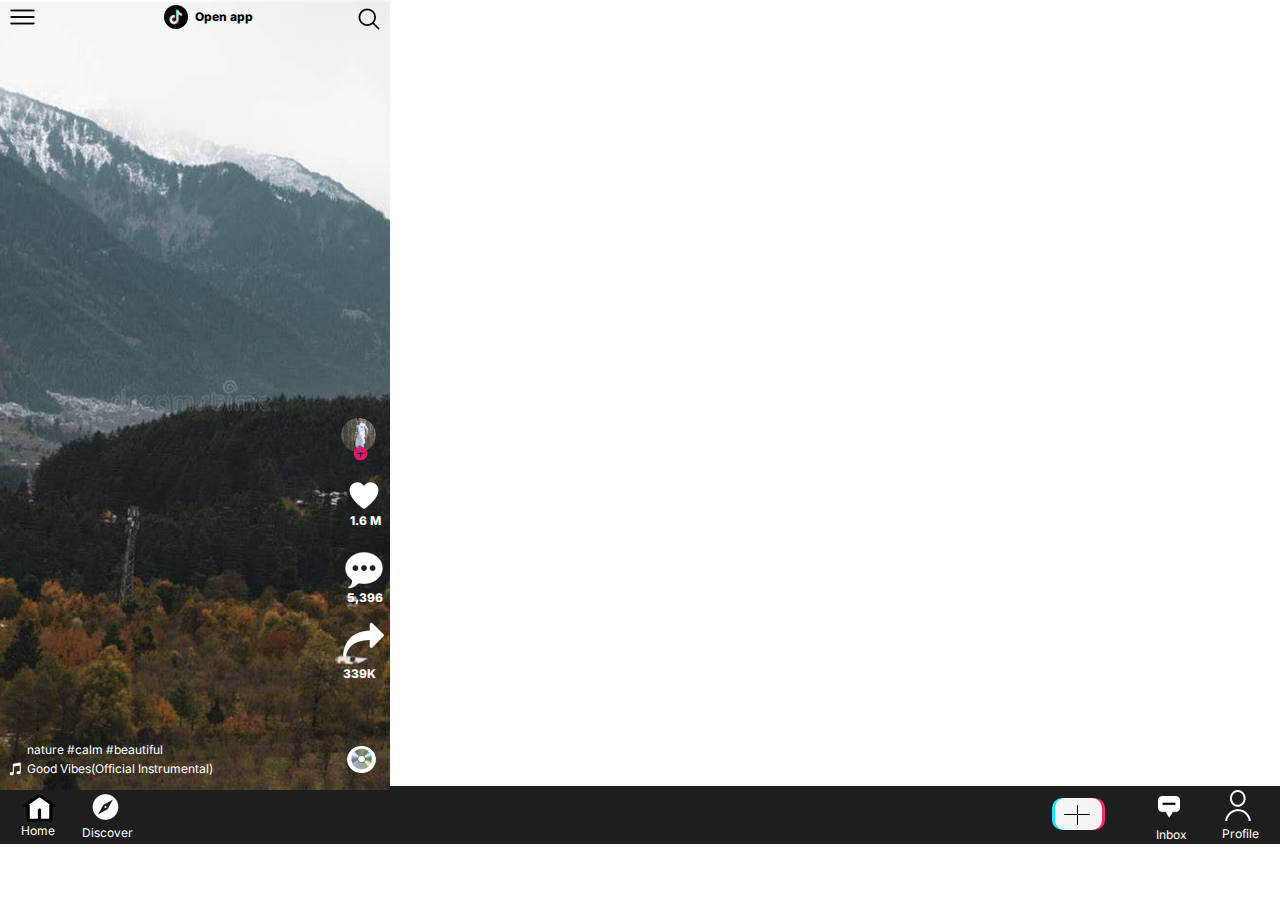
<file: index.html>
<!DOCTYPE html>
<html>
  <head>
    <meta charset="utf-8" />
    <meta name="viewport" content="initial-scale=1, width=device-width" />

    <link rel="stylesheet" href="./global.css" />
    <link rel="stylesheet" href="./index.css" />
    <link
      rel="stylesheet"
      href="https://fonts.googleapis.com/css2?family=Inter:ital,wght@0,300;0,400;0,500;0,600;0,700;0,800;1,500&display=swap"
    />
    <link
      rel="stylesheet"
      href="https://fonts.googleapis.com/css2?family=Roboto:wght@500&display=swap"
    />
    <link
      rel="stylesheet"
      href="https://fonts.googleapis.com/css2?family=Alef:wght@400&display=swap"
    />
  </head>
  <body>
    <div class="home-page-alok">
      <a class="open-app">Open app</a>
      <footer class="rectangle-parent">
        <div class="frame-child"></div>
        <div class="frame-wrapper">
          <div class="frame-parent">
            <div class="frame-group">
              <img
                class="frame-item"
                loading="lazy"
                alt=""
                src="./public/group-11.svg"
              />

              <div class="home-wrapper">
                <div class="home">Home</div>
              </div>
            </div>
            <div class="frame-container">
              <div class="frame-div">
                <div class="compass-wrapper">
                  <img
                    class="compass-icon"
                    loading="lazy"
                    alt=""
                    src="./public/compass@2x.png"
                  />
                </div>
                <div class="discover">Discover</div>
              </div>
              <div class="frame-wrapper1">
                <div class="rectangle-group">
                  <div class="frame-inner"></div>
                  <div class="rectangle-div"></div>
                  <div class="rectangle-container">
                    <div class="frame-child1"></div>
                    <div class="frame-child2"></div>
                    <div class="frame-child3"></div>
                  </div>
                </div>
              </div>
            </div>
          </div>
        </div>
        <div class="frame-parent1">
          <div class="messagelightmode-msg-parent">
            <img
              class="messagelightmode-msg-icon"
              loading="lazy"
              alt=""
              src="./public/messagelightmode-msg@2x.png"
            />

            <div class="inbox">Inbox</div>
          </div>
          <div class="frame-wrapper2">
            <div class="frame-parent2">
              <div class="userlightmode-user-wrapper">
                <img
                  class="userlightmode-user-icon"
                  loading="lazy"
                  alt=""
                  src="./public/userlightmode-user@2x.png"
                />
              </div>
              <div class="profile">Profile</div>
            </div>
          </div>
        </div>
      </footer>
      <main class="mountainvertical-1-parent">
        <img
          class="mountainvertical-1-icon"
          alt=""
          src="./public/mountainvertical-1@2x.png"
        />

        <div class="round-parent">
          <img class="round-icon" alt="" src="./public/round@2x.png" />

          <img
            class="max-1-icon"
            loading="lazy"
            alt=""
            src="./public/152194858-max-1@2x.png"
          />
        </div>
      </main>
      <img
        class="f6e080c701806d05a1027e022fbcf7-icon"
        alt=""
        src="./public/86f6e080c701806d05a1027e022fbcf7-1@2x.png"
      />

      <div class="nature-calm-beautiful-container">
        <p class="nature-calm-beautiful">nature #calm #beautiful</p>
        <p class="blank-line">&nbsp;</p>
      </div>
      <div class="m">1.6 M</div>
      <div class="div">5,396</div>
      <img
        class="forward-arrow-icon"
        loading="lazy"
        alt=""
        src="./public/forward-arrow@2x.png"
      />

      <div class="k">339K</div>
      <div class="musical-note-parent">
        <img
          class="musical-note-icon"
          loading="lazy"
          alt=""
          src="./public/musical-note@2x.png"
        />

        <div class="good-vibesofficial-instrument-wrapper">
          <div class="good-vibesofficial-instrument">
            Good Vibes(Official Instrumental)
          </div>
        </div>
      </div>
      <header class="frame-header">
        <div class="menu-wrapper">
          <img
            class="menu-icon"
            loading="lazy"
            alt=""
            src="./public/menu@2x.png"
          />
        </div>
        <div class="frame-wrapper3">
          <div class="image-1-parent">
            <img
              class="image-1-icon"
              loading="lazy"
              alt=""
              src="./public/image-1@2x.png"
            />

            <div class="open-app-wrapper">
              <a class="open-app1">
                <p class="open-app2">Open app</p>
              </a>
            </div>
          </div>
        </div>
        <img class="search-icon" alt="" src="./public/search@2x.png" />
      </header>
      <div class="circled-thin-parent">
        <img
          class="circled-thin-icon"
          alt=""
          src="./public/circled-thin@2x.png"
        />

        <img class="add-icon" loading="lazy" alt="" src="./public/add@2x.png" />
      </div>
      <img
        class="heart-icon"
        loading="lazy"
        alt=""
        src="./public/heart@2x.png"
      />

      <img
        class="chat-bubble-icon"
        loading="lazy"
        alt=""
        src="./public/chat-bubble@2x.png"
      />
    </div>
  </body>
</html>
</file>
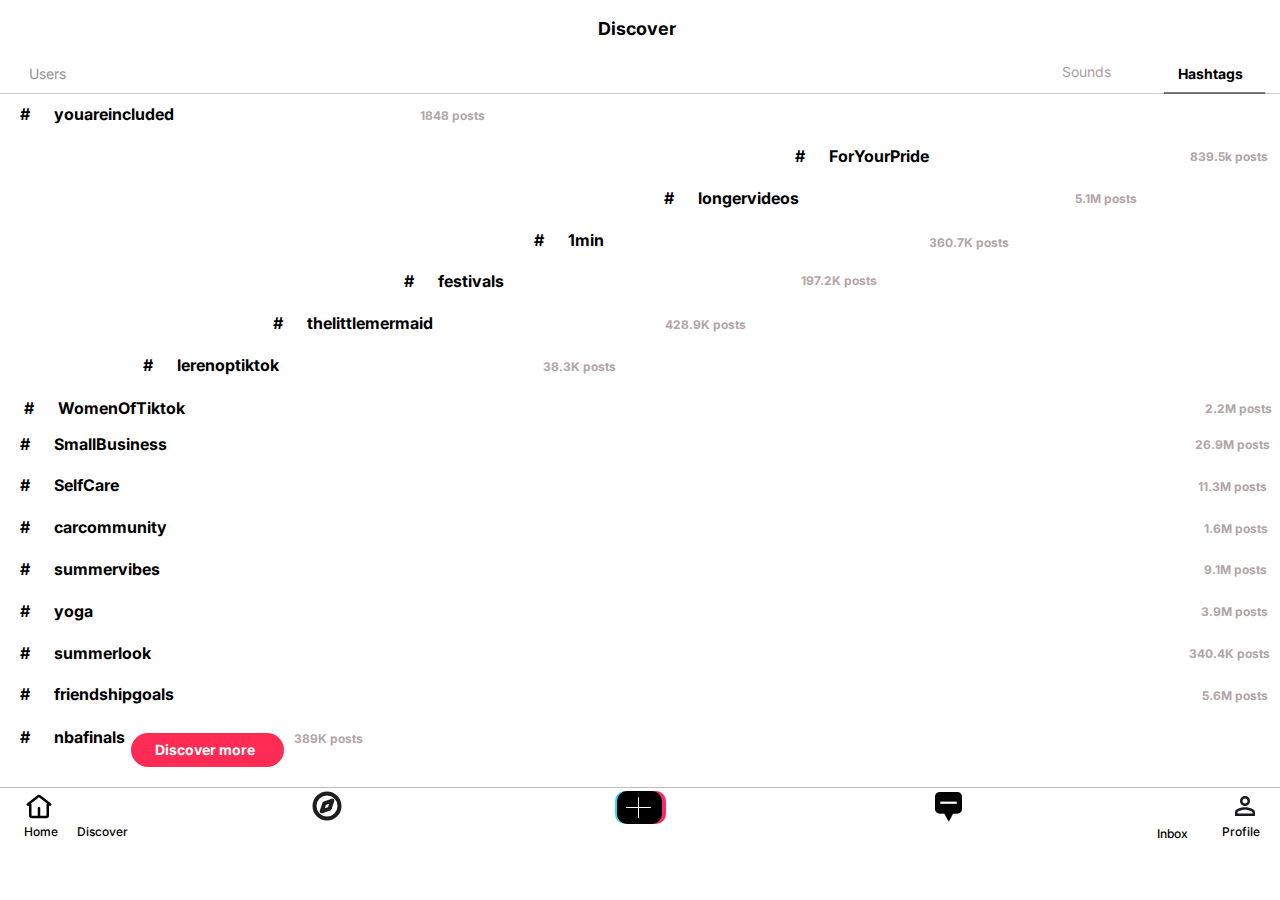
<file: discover-hashtags-dhruval.html>
<!DOCTYPE html>
<html>
  <head>
    <meta charset="utf-8" />
    <meta name="viewport" content="initial-scale=1, width=device-width" />

    <link rel="stylesheet" href="./global.css" />
    <link rel="stylesheet" href="./discover-hashtags-dhruval.css" />
    <link
      rel="stylesheet"
      href="https://fonts.googleapis.com/css2?family=Inter:ital,wght@0,300;0,400;0,500;0,600;0,700;0,800;1,500&display=swap"
    />
    <link
      rel="stylesheet"
      href="https://fonts.googleapis.com/css2?family=Roboto:wght@500&display=swap"
    />
    <link
      rel="stylesheet"
      href="https://fonts.googleapis.com/css2?family=Alef:wght@400&display=swap"
    />
  </head>
  <body>
    <div class="discover-hashtagsdhruval">
      <section class="main-content">
        <div class="item">
          <div class="item-container"></div>
          <div class="frame-parent17">
            <div class="ellipse-container">
              <div class="frame-child23"></div>
              <div class="wrapper">
                <b class="b">#</b>
              </div>
            </div>
            <div class="womenoftiktok-wrapper">
              <b class="womenoftiktok">WomenOfTiktok</b>
            </div>
          </div>
          <div class="m-posts-wrapper">
            <b class="m-posts">2.2M posts</b>
          </div>
        </div>
      </section>
      <section class="top-bar-container">
        <div class="outer-container"></div>
        <div class="top-bar1">
          <div class="main-top-bar-wrapper">
            <a class="main-top-bar">Discover</a>
          </div>
          <div class="navigation1">
            <div class="nav-items">
              <div class="nav-item-container">
                <div class="nav-item-inner">
                  <div class="users-wrapper">
                    <a class="users1">Users</a>
                  </div>
                  <a class="sounds1">Sounds</a>
                  <div class="hashtags-container">
                    <a class="hashtags1">Hashtags</a>
                  </div>
                </div>
              </div>
              <div class="nav-divider">
                <div class="nav-divider-child"></div>
                <img
                  class="nav-divider-item"
                  loading="lazy"
                  alt=""
                  src="./public/line-2.svg"
                />
              </div>
            </div>
            <div class="content-grid">
              <div class="item1">
                <div class="item-container1"></div>
                <div class="frame-parent18">
                  <div class="ellipse-parent1">
                    <div class="frame-child24"></div>
                    <div class="container">
                      <b class="b1">#</b>
                    </div>
                  </div>
                  <div class="youareincluded-wrapper">
                    <b class="youareincluded">youareincluded</b>
                  </div>
                </div>
                <div class="post-count-single">
                  <b class="posts">1848 posts</b>
                </div>
              </div>
              <div class="grid-item-container">
                <div class="item2">
                  <div class="item-container2"></div>
                  <div class="frame-parent19">
                    <div class="ellipse-parent2">
                      <div class="frame-child25"></div>
                      <div class="frame">
                        <b class="b2">#</b>
                      </div>
                    </div>
                    <div class="hashtag-container">
                      <b class="lerenoptiktok">lerenoptiktok</b>
                    </div>
                  </div>
                  <div class="post-count-container">
                    <b class="k-posts">38.3K posts</b>
                  </div>
                </div>
              </div>
              <div class="grid-item-container1">
                <div class="item3">
                  <div class="item-container3"></div>
                  <div class="frame-parent20">
                    <div class="ellipse-parent3">
                      <div class="frame-child26"></div>
                      <div class="wrapper1">
                        <b class="b3">#</b>
                      </div>
                    </div>
                    <div class="thelittlemermaid-wrapper">
                      <b class="thelittlemermaid">thelittlemermaid</b>
                    </div>
                  </div>
                  <div class="k-posts-wrapper">
                    <b class="k-posts1">428.9K posts</b>
                  </div>
                </div>
              </div>
              <div class="festival-item">
                <div class="item4">
                  <div class="item-container4"></div>
                  <div class="frame-parent21">
                    <div class="parent">
                      <b class="b4">#</b>
                      <div class="frame-child27"></div>
                    </div>
                    <div class="festivals-wrapper">
                      <b class="festivals">festivals</b>
                    </div>
                  </div>
                  <div class="post-count-container-single">
                    <b class="k-posts2">197.2K posts</b>
                  </div>
                </div>
              </div>
              <div class="grid-item-container2">
                <div class="item5">
                  <div class="item-container5"></div>
                  <div class="frame-parent22">
                    <div class="ellipse-parent4">
                      <div class="frame-child28"></div>
                      <div class="wrapper2">
                        <b class="b5">#</b>
                      </div>
                    </div>
                    <div class="min-wrapper">
                      <b class="min">1min</b>
                    </div>
                  </div>
                  <div class="k-posts-container">
                    <b class="k-posts3">360.7K posts</b>
                  </div>
                </div>
              </div>
              <div class="grid-item-container3">
                <div class="item6">
                  <div class="item-container6"></div>
                  <div class="frame-parent23">
                    <div class="ellipse-parent5">
                      <div class="frame-child29"></div>
                      <div class="wrapper3">
                        <b class="b6">#</b>
                      </div>
                    </div>
                    <div class="longervideos-wrapper">
                      <b class="longervideos">longervideos</b>
                    </div>
                  </div>
                  <div class="m-posts-container">
                    <b class="m-posts1">5.1M posts</b>
                  </div>
                </div>
              </div>
              <div class="grid-item-container4">
                <div class="item7">
                  <div class="item-container7"></div>
                  <div class="frame-parent24">
                    <div class="ellipse-parent6">
                      <div class="frame-child30"></div>
                      <div class="wrapper4">
                        <b class="b7">#</b>
                      </div>
                    </div>
                    <div class="foryourpride-wrapper">
                      <b class="foryourpride">ForYourPride</b>
                    </div>
                  </div>
                  <div class="k-posts-frame">
                    <b class="k-posts4">839.5k posts</b>
                  </div>
                </div>
              </div>
            </div>
          </div>
        </div>
        <div class="multi-grid-item-container">
          <div class="item8">
            <div class="item-container8"></div>
            <div class="frame-parent25">
              <div class="ellipse-parent7">
                <div class="frame-child31"></div>
                <div class="wrapper5">
                  <b class="b8">#</b>
                </div>
              </div>
              <div class="multi-hashtag-container">
                <b class="smallbusiness">SmallBusiness</b>
              </div>
            </div>
            <div class="multi-post-count">
              <b class="m-posts2">26.9M posts</b>
            </div>
          </div>
          <div class="item9">
            <div class="item-container9"></div>
            <div class="frame-parent26">
              <div class="ellipse-parent8">
                <div class="frame-child32"></div>
                <div class="wrapper6">
                  <b class="b9">#</b>
                </div>
              </div>
              <div class="selfcare-wrapper">
                <b class="selfcare">SelfCare</b>
              </div>
            </div>
            <div class="m-posts-frame">
              <b class="m-posts3">11.3M posts</b>
            </div>
          </div>
          <div class="item10">
            <div class="item-container10"></div>
            <div class="frame-parent27">
              <div class="ellipse-parent9">
                <div class="frame-child33"></div>
                <div class="wrapper7">
                  <b class="b10">#</b>
                </div>
              </div>
              <div class="carcommunity-wrapper">
                <b class="carcommunity">carcommunity</b>
              </div>
            </div>
            <div class="m-posts-wrapper1">
              <b class="m-posts4">1.6M posts</b>
            </div>
          </div>
          <div class="item11">
            <div class="item-container11"></div>
            <div class="frame-parent28">
              <div class="ellipse-parent10">
                <div class="frame-child34"></div>
                <div class="wrapper8">
                  <b class="b11">#</b>
                </div>
              </div>
              <div class="summervibes-wrapper">
                <b class="summervibes">summervibes</b>
              </div>
            </div>
            <div class="m-posts-wrapper2">
              <b class="m-posts5">9.1M posts</b>
            </div>
          </div>
          <div class="item12">
            <div class="item-container12"></div>
            <div class="frame-parent29">
              <div class="ellipse-parent11">
                <div class="frame-child35"></div>
                <div class="wrapper9">
                  <b class="b12">#</b>
                </div>
              </div>
              <div class="yoga-wrapper">
                <b class="yoga">yoga</b>
              </div>
            </div>
            <div class="m-posts-wrapper3">
              <b class="m-posts6">3.9M posts</b>
            </div>
          </div>
          <div class="item13">
            <div class="item-container13"></div>
            <div class="frame-parent30">
              <div class="ellipse-parent12">
                <div class="frame-child36"></div>
                <div class="wrapper10">
                  <b class="b13">#</b>
                </div>
              </div>
              <div class="summerlook-wrapper">
                <b class="summerlook">summerlook</b>
              </div>
            </div>
            <div class="k-posts-wrapper1">
              <b class="k-posts5">340.4K posts</b>
            </div>
          </div>
          <div class="item14">
            <div class="item-container14"></div>
            <div class="frame-parent31">
              <div class="ellipse-parent13">
                <div class="frame-child37"></div>
                <div class="wrapper11">
                  <b class="b14">#</b>
                </div>
              </div>
              <div class="friendshipgoals-wrapper">
                <b class="friendshipgoals">friendshipgoals</b>
              </div>
            </div>
            <div class="m-posts-wrapper4">
              <b class="m-posts7">5.6M posts</b>
            </div>
          </div>
        </div>
        <div class="n-b-a-item-container">
          <div class="item-wrapper">
            <div class="item15">
              <div class="item-container15"></div>
              <div class="frame-parent32">
                <div class="ellipse-parent14">
                  <div class="frame-child38"></div>
                  <div class="wrapper12">
                    <b class="b15">#</b>
                  </div>
                </div>
                <div class="nbafinals-wrapper">
                  <b class="nbafinals">nbafinals</b>
                </div>
              </div>
              <div class="n-b-a-post-count">
                <b class="k-posts6">389K posts</b>
              </div>
            </div>
          </div>
          <div class="discover-more-button">
            <div class="discover-more-button-child"></div>
            <b class="discover-more1">Discover more</b>
          </div>
        </div>
        <div class="bottom-bar">
          <div class="bottom-bar-child"></div>
          <div class="bottom-navigation">
            <div class="icon-container">
              <div class="inner-icon-container">
                <div class="inner-icon-container-inner">
                  <div class="vector-parent1">
                    <img
                      class="frame-child39"
                      loading="lazy"
                      alt=""
                      src="./public/rectangle-18.svg"
                    />

                    <img class="group-icon1" alt="" src="./public/group.svg" />
                  </div>
                </div>
                <div class="compass-container">
                  <img
                    class="compass-icon1"
                    loading="lazy"
                    alt=""
                    src="./public/compass1.svg"
                  />
                </div>
                <div class="home-icon-container">
                  <div class="icon">
                    <div class="icon-child"></div>
                    <div class="icon-item"></div>
                    <div class="rectangle-parent7">
                      <div class="frame-child40"></div>
                      <div class="frame-child41"></div>
                      <div class="frame-child42"></div>
                    </div>
                  </div>
                </div>
                <div class="message-wrapper">
                  <img
                    class="message-icon"
                    loading="lazy"
                    alt=""
                    src="./public/message@2x.png"
                  />
                </div>
                <img
                  class="person-icon"
                  loading="lazy"
                  alt=""
                  src="./public/person.svg"
                />
              </div>
              <div class="bottom-nav-bar">
                <div class="home-group">
                  <div class="home5">Home</div>
                  <div class="discover8">Discover</div>
                </div>
                <div class="frame-parent33">
                  <div class="inbox-container">
                    <div class="inbox5">Inbox</div>
                  </div>
                  <div class="profile8">Profile</div>
                </div>
              </div>
            </div>
          </div>
        </div>
      </section>
      <section class="copy-and-then">copy and then use them</section>
      <header class="icons-for-this">icons for this project</header>
      <div class="message">
        <img class="lightmode-msg-icon" alt="" src="./public/group-6@2x.png" />

        <div class="dark-mode-message-component">
          <img
            class="darkmode-msg-icon"
            alt=""
            src="./public/darkmode-msg@2x.png"
          />
        </div>
      </div>
      <div class="discover9">
        <div class="lightmode-discover-wrapper">
          <img
            class="lightmode-discover-icon"
            alt=""
            src="./public/lightmode-discover.svg"
          />
        </div>
        <img
          class="darkmode-msg-icon1"
          alt=""
          src="./public/darkmode-msg-1.svg"
        />
      </div>
      <div class="user">
        <div class="lightmode-user">
          <div class="lightmode-user-inner">
            <div class="frame-child43"></div>
          </div>
          <img class="subtract-icon1" alt="" src="./public/subtract1.svg" />
        </div>
        <div class="darkmode-user">
          <div class="darkmode-user-inner">
            <div class="frame-child44"></div>
          </div>
          <img class="subtract-icon2" alt="" src="./public/subtract-1.svg" />
        </div>
      </div>
      <img
        class="discover-hashtagsdhruval-child"
        alt=""
        src="./public/group-12.svg"
      />

      <img
        class="discover-hashtagsdhruval-item"
        alt=""
        src="./public/group-111.svg"
      />

      <div class="rectangle-parent8">
        <div class="frame-child45"></div>
        <div class="frame-child46"></div>
        <div class="rectangle-parent9">
          <div class="frame-child47"></div>
          <div class="frame-child48"></div>
          <div class="frame-child49"></div>
        </div>
      </div>
    </div>
  </body>
</html>
</file>
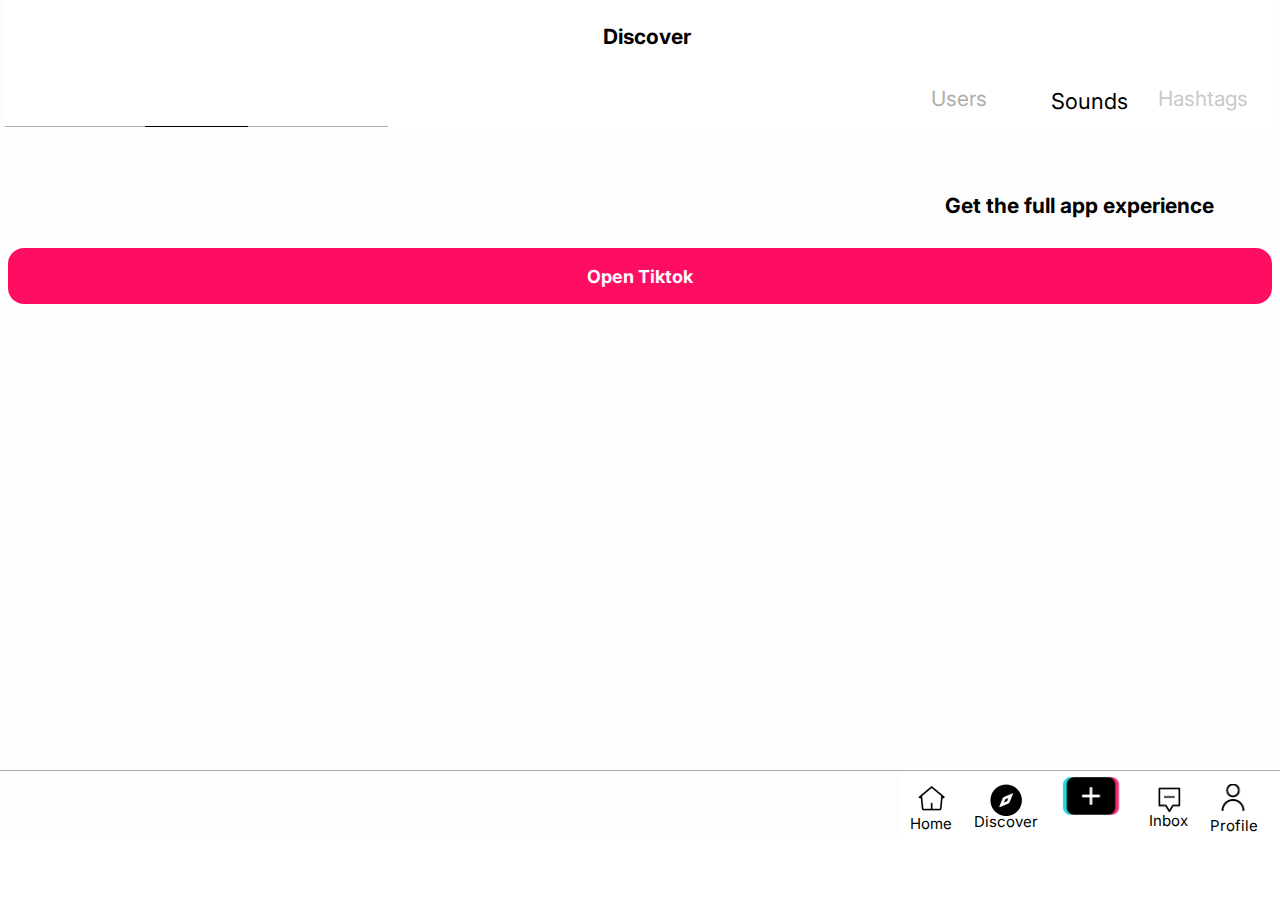
<file: discover-sounds-akshat.html>
<!DOCTYPE html>
<html>
  <head>
    <meta charset="utf-8" />
    <meta name="viewport" content="initial-scale=1, width=device-width" />

    <link rel="stylesheet" href="./global.css" />
    <link rel="stylesheet" href="./discover-sounds-akshat.css" />
    <link
      rel="stylesheet"
      href="https://fonts.googleapis.com/css2?family=Inter:ital,wght@0,300;0,400;0,500;0,600;0,700;0,800;1,500&display=swap"
    />
    <link
      rel="stylesheet"
      href="https://fonts.googleapis.com/css2?family=Roboto:wght@500&display=swap"
    />
    <link
      rel="stylesheet"
      href="https://fonts.googleapis.com/css2?family=Alef:wght@400&display=swap"
    />
  </head>
  <body>
    <div class="discover-sounds-akshat">
      <header class="header-wrapper">
        <div class="header">
          <img class="header-child" alt="" src="./public/rectangle-11.svg" />

          <div class="discover-container">
            <a class="discover10">Discover</a>
          </div>
          <div class="users-hashtags-parent">
            <nav class="users-hashtags">
              <a class="users2">Users</a>
              <div class="sounds-hashtags">
                <div class="sounds-wrapper">
                  <a class="sounds2">
                    <p class="sounds3">Sounds</p>
                  </a>
                </div>
                <a class="hashtags2">Hashtags</a>
              </div>
            </nav>
            <div class="divider">
              <div class="divider-child"></div>
              <div class="divider-item"></div>
            </div>
          </div>
        </div>
      </header>
      <section class="download-banner">
        <div class="download-content">
          <div class="get-the-full-app-experience-wrapper">
            <b class="get-the-full-container">
              <span>Get the full app experience</span>
              <span class="span"> </span>
            </b>
          </div>
          <button class="open-tikkok">
            <div class="open-tikkok-child"></div>
            <b class="open-tiktok">Open Tiktok</b>
          </button>
        </div>
      </section>
      <footer class="navigation-bar">
        <div class="top-border"></div>
        <div class="navigation-items1">
          <div class="navigation-items-child"></div>
          <div class="home-item">
            <div class="home-icon-container-parent">
              <div class="home-icon-container1">
                <img
                  class="home-1-icon1"
                  loading="lazy"
                  alt=""
                  src="./public/home-11@2x.png"
                />
              </div>
              <div class="home6">Home</div>
            </div>
          </div>
          <div class="navigation-items-inner">
            <div class="frame-parent34">
              <div class="discover-2-1-wrapper">
                <img
                  class="discover-2-11"
                  loading="lazy"
                  alt=""
                  src="./public/discover-2-11@2x.png"
                />
              </div>
              <div class="discover11">Discover</div>
            </div>
          </div>
          <div class="placeholder">
            <img
              class="pngtreehome-discover-create-i2"
              loading="lazy"
              alt=""
              src="./public/pngtreehome-discover-create-inbox-and-7962271-12@2x.png"
            />
          </div>
          <div class="inbox-item">
            <div class="inbox-icon-container-parent">
              <div class="inbox-icon-container1">
                <img
                  class="inbox-1-icon1"
                  loading="lazy"
                  alt=""
                  src="./public/inbox-11@2x.png"
                />
              </div>
              <div class="inbox6">Inbox</div>
            </div>
          </div>
          <div class="profile-item">
            <div class="profile9">
              <p class="profile10">Profile</p>
            </div>
            <img
              class="profile-1-icon2"
              loading="lazy"
              alt=""
              src="./public/profile-12@2x.png"
            />
          </div>
        </div>
      </footer>
    </div>
  </body>
</html>
</file>
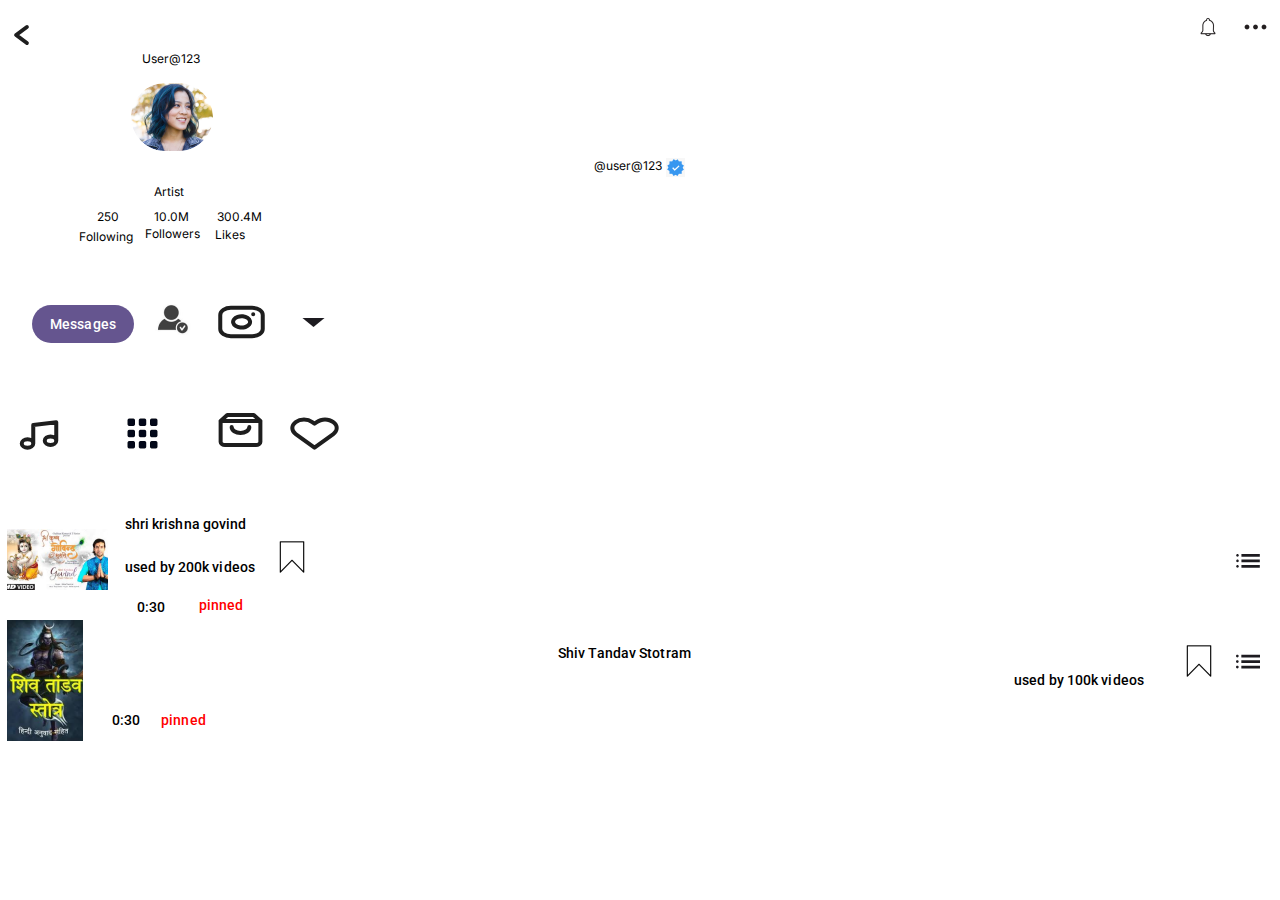
<file: discover-sounds.html>
<!DOCTYPE html>
<html>
  <head>
    <meta charset="utf-8" />
    <meta name="viewport" content="initial-scale=1, width=device-width" />

    <link rel="stylesheet" href="./global.css" />
    <link rel="stylesheet" href="./discover-sounds.css" />
    <link
      rel="stylesheet"
      href="https://fonts.googleapis.com/css2?family=Inter:ital,wght@0,300;0,400;0,500;0,600;0,700;0,800;1,500&display=swap"
    />
    <link
      rel="stylesheet"
      href="https://fonts.googleapis.com/css2?family=Roboto:wght@500&display=swap"
    />
    <link
      rel="stylesheet"
      href="https://fonts.googleapis.com/css2?family=Alef:wght@400&display=swap"
    />
  </head>
  <body>
    <div class="discover-sounds">
      <header class="frame-parent35">
        <div class="chevron-left-wrapper">
          <img
            class="chevron-left-icon"
            loading="lazy"
            alt=""
            src="./public/chevron-left.svg"
          />
        </div>
        <div class="bell-icon-1-parent">
          <img
            class="bell-icon-1"
            loading="lazy"
            alt=""
            src="./public/bell-icon-1@2x.png"
          />

          <div class="three-dot-1-wrapper">
            <img
              class="three-dot-1-icon"
              loading="lazy"
              alt=""
              src="./public/three-dot-1@2x.png"
            />
          </div>
        </div>
      </header>
      <div class="user123-wrapper">
        <a class="user123"> User@123</a>
      </div>
      <div class="avatar-wrapper">
        <img
          class="avatar-icon"
          loading="lazy"
          alt=""
          src="./public/avatar@2x.png"
        />
      </div>
      <div class="discover-sounds-child"></div>
      <div class="discover-sounds-inner">
        <div class="user123-parent">
          <div class="user1231">@user@123</div>
          <img
            class="blue-tick-1-icon"
            loading="lazy"
            alt=""
            src="./public/blue-tick-1@2x.png"
          />
        </div>
      </div>
      <div class="artist-type">
        <div class="artist">Artist</div>
      </div>
      <div class="discover-sounds-inner1">
        <div class="frame-parent36">
          <div class="frame-parent37">
            <div class="metric-count-wrapper">
              <div class="metric-count">250</div>
            </div>
            <div class="following">Following</div>
          </div>
          <div class="frame-parent38">
            <div class="m-wrapper">
              <div class="m1">10.0M</div>
            </div>
            <div class="followers">Followers</div>
          </div>
          <div class="frame-parent39">
            <div class="m-container">
              <div class="m2">300.4M</div>
            </div>
            <div class="likes">Likes</div>
          </div>
        </div>
      </div>
      <div class="follow-container-wrapper">
        <div class="follow-container">
          <div class="button-container">
            <div class="button">
              <div class="state-layer">
                <div class="button-label">Messages</div>
              </div>
            </div>
          </div>
          <div class="man-tick-1-wrapper">
            <img
              class="man-tick-1-icon"
              alt=""
              src="./public/man-tick-1@2x.png"
            />
          </div>
          <div class="instagram-wrapper">
            <img class="instagram-icon" alt="" src="./public/instagram.svg" />
          </div>
          <div class="arrow-drop-down-wrapper">
            <img
              class="arrow-drop-down-icon"
              alt=""
              src="./public/arrow-drop-down.svg"
            />
          </div>
        </div>
      </div>
      <div class="navigation-container-wrapper">
        <div class="navigation-container">
          <div class="music-wrapper">
            <img
              class="music-icon"
              loading="lazy"
              alt=""
              src="./public/music.svg"
            />
          </div>
          <img
            class="bento-menu-1-icon"
            loading="lazy"
            alt=""
            src="./public/bento-menu-1@2x.png"
          />

          <div class="action-icons">
            <img
              class="shopping-bag-icon"
              loading="lazy"
              alt=""
              src="./public/shopping-bag.svg"
            />

            <div class="heart-wrapper">
              <img
                class="heart-icon1"
                loading="lazy"
                alt=""
                src="./public/heart1.svg"
              />
            </div>
          </div>
        </div>
      </div>
      <div class="top-content-wrapper">
        <div class="top-content">
          <div class="top-content-item">
            <img
              class="shri-img-2-icon"
              loading="lazy"
              alt=""
              src="./public/shri-img-2@2x.png"
            />
          </div>
          <div class="top-content-info">
            <div class="top-content-details">
              <div class="frame-parent40">
                <div class="shri-krishna-govind-wrapper">
                  <div class="shri-krishna-govind">shri krishna govind</div>
                </div>
                <div class="used-by-200k">used by 200k videos</div>
              </div>
              <div class="top-content-actions">
                <img
                  class="save-icon-2"
                  loading="lazy"
                  alt=""
                  src="./public/save-icon-2@2x.png"
                />
              </div>
            </div>
            <div class="pinned-info">
              <div class="pinned-details">
                <div class="pinned-label-wrapper">
                  <div class="pinned-label">0:30</div>
                </div>
                <div class="pinned">pinned</div>
              </div>
            </div>
          </div>
        </div>
      </div>
      <img class="icon1" loading="lazy" alt="" src="./public/icon.svg" />

      <main class="bottom-content">
        <section class="bottom-content-item">
          <img
            class="shiv-thandav-img-1-icon"
            loading="lazy"
            alt=""
            src="./public/shiv-thandav-img-1@2x.png"
          />

          <div class="bottom-content-info">
            <div class="bottom-content-details">
              <div class="bottom-content-title-wrapper">
                <div class="bottom-content-title">
                  <div class="shiv-tandav-stotram-parent">
                    <div class="shiv-tandav-stotram">Shiv Tandav Stotram </div>
                    <div class="used-by-100k-videos-wrapper">
                      <div class="used-by-100k">used by 100k videos</div>
                    </div>
                  </div>
                  <div class="pinned-actions">
                    <div class="bottom-pinned-label-parent">
                      <div class="bottom-pinned-label">0:30</div>
                      <div class="pinned1">pinned</div>
                    </div>
                  </div>
                </div>
              </div>
              <img
                class="save-icon-1"
                loading="lazy"
                alt=""
                src="./public/save-icon-2@2x.png"
              />
            </div>
          </div>
          <div class="list-wrapper">
            <img
              class="list-icon"
              loading="lazy"
              alt=""
              src="./public/list.svg"
            />
          </div>
        </section>
      </main>
      <div class="separator2"></div>
      <div class="bottom-dropdown">
        <img
          class="arrow-drop-down-icon1"
          alt=""
          src="./public/arrow-drop-down-1.svg"
        />
      </div>
    </div>
  </body>
</html>
</file>
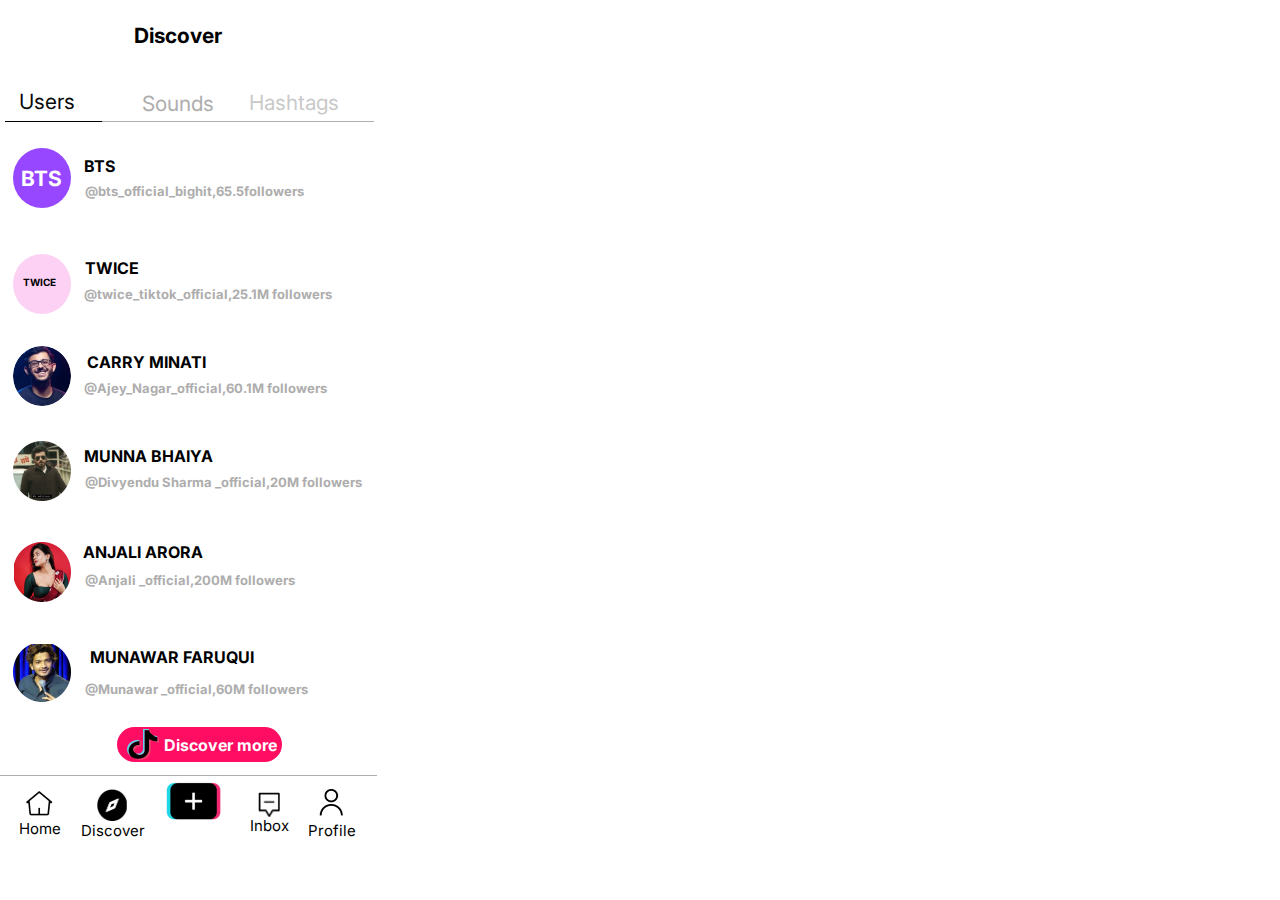
<file: discover-user-ahavb-khan.html>
<!DOCTYPE html>
<html>
  <head>
    <meta charset="utf-8" />
    <meta name="viewport" content="initial-scale=1, width=device-width" />

    <link rel="stylesheet" href="./global.css" />
    <link rel="stylesheet" href="./discover-user-ahavb-khan.css" />
    <link
      rel="stylesheet"
      href="https://fonts.googleapis.com/css2?family=Inter:ital,wght@0,300;0,400;0,500;0,600;0,700;0,800;1,500&display=swap"
    />
    <link
      rel="stylesheet"
      href="https://fonts.googleapis.com/css2?family=Roboto:wght@500&display=swap"
    />
    <link
      rel="stylesheet"
      href="https://fonts.googleapis.com/css2?family=Alef:wght@400&display=swap"
    />
  </head>
  <body>
    <div class="discover-user-ahavb-khan">
      <img
        class="discover-user-ahavb-khan-child"
        alt=""
        src="./public/rectangle-1.svg"
      />

      <a class="discover1">Discover</a>
      <div class="line-parent">
        <div class="line-div"></div>
        <div class="frame-child4"></div>
      </div>
      <div class="users-parent">
        <a class="users">Users</a>
        <div class="user-container">
          <div class="sound-hashtag-container">
            <div class="sounds-container">
              <a class="sounds">Sounds</a>
            </div>
            <a class="hashtags">Hashtags</a>
          </div>
        </div>
      </div>
      <div class="discover-user-ahavb-khan-item"></div>
      <img
        class="discover-2-1"
        loading="lazy"
        alt=""
        src="./public/discover-2-1@2x.png"
      />

      <img
        class="profile-1-icon"
        loading="lazy"
        alt=""
        src="./public/profile-1@2x.png"
      />

      <div class="separator"></div>
      <div class="navigation">
        <div class="home-button-container-parent">
          <div class="home-button-container">
            <img
              class="home-1-icon"
              loading="lazy"
              alt=""
              src="./public/home-1@2x.png"
            />
          </div>
          <div class="home-parent">
            <div class="home1">Home</div>
            <div class="discover-wrapper">
              <div class="discover2">Discover</div>
            </div>
          </div>
        </div>
        <div class="pngtree-container-parent">
          <div class="pngtree-container">
            <img
              class="pngtreehome-discover-create-i"
              loading="lazy"
              alt=""
              src="./public/pngtreehome-discover-create-inbox-and-7962271-1@2x.png"
            />
          </div>
          <div class="inbox-button-container-wrapper">
            <div class="inbox-button-container">
              <div class="inbox-icon-container">
                <img
                  class="inbox-1-icon"
                  loading="lazy"
                  alt=""
                  src="./public/inbox-1@2x.png"
                />
              </div>
              <div class="inbox1">Inbox</div>
            </div>
          </div>
          <div class="profile-wrapper">
            <div class="profile1">
              <p class="profile2">Profile</p>
            </div>
          </div>
        </div>
      </div>
      <section class="frame-section">
        <div class="frame-child5"></div>
        <div class="ellipse-parent">
          <div class="ellipse-div"></div>
          <b class="bts">BTS</b>
        </div>
        <div class="frame-wrapper5">
          <div class="bts-parent">
            <b class="bts1"> BTS</b>
            <div class="small-usernames">
              <b class="bts-official-bighit655follow"
                >@bts_official_bighit,65.5followers</b
              >
            </div>
          </div>
        </div>
      </section>
      <div class="discover-user-ahavb-khan-inner"></div>
      <div class="discover-user-ahavb-khan-child1"></div>
      <section class="rectangle-parent1">
        <div class="frame-child6"></div>
        <div class="ellipse-group">
          <div class="frame-child7"></div>
          <b class="twice">TWICE</b>
        </div>
        <div class="frame-wrapper6">
          <div class="frame-parent4">
            <div class="twice-wrapper">
              <b class="twice1">TWICE</b>
            </div>
            <b class="twice-tiktok-official251m-fo"
              >@twice_tiktok_official,25.1M followers</b
            >
          </div>
        </div>
      </section>
      <section class="rectangle-parent2">
        <div class="frame-child8"></div>
        <img
          class="ellipse-icon"
          loading="lazy"
          alt=""
          src="./public/ellipse-73@2x.png"
        />

        <div class="frame-wrapper7">
          <div class="frame-parent5">
            <div class="carry-minati-wrapper">
              <b class="carry-minati">CARRY MINATI</b>
            </div>
            <b class="ajey-nagar-official601m-foll"
              >@Ajey_Nagar_official,60.1M followers</b
            >
          </div>
        </div>
      </section>
      <section class="rectangle-parent3">
        <div class="frame-child9"></div>
        <img
          class="frame-child10"
          loading="lazy"
          alt=""
          src="./public/ellipse-74@2x.png"
        />

        <div class="frame-wrapper8">
          <div class="munna-bhaiya-parent">
            <b class="munna-bhaiya">MUNNA BHAIYA</b>
            <div class="divyendu-sharma-official20m-wrapper">
              <b class="divyendu-sharma-official20m"
                >@Divyendu Sharma _official,20M followers</b
              >
            </div>
          </div>
        </div>
      </section>
      <section class="rectangle-parent4">
        <div class="frame-child11"></div>
        <img
          class="frame-child12"
          loading="lazy"
          alt=""
          src="./public/ellipse-75@2x.png"
        />

        <div class="anjali-arora-parent">
          <b class="anjali-arora">ANJALI ARORA</b>
          <div class="anjali-official200m-follower-wrapper">
            <b class="anjali-official200m-follower"
              >@Anjali _official,200M followers</b
            >
          </div>
        </div>
      </section>
      <div class="vector-parent">
        <img
          class="frame-child13"
          loading="lazy"
          alt=""
          src="./public/ellipse-76@2x.png"
        />

        <div class="munawar-container">
          <div class="username-followers">
            <div class="munawar-faruqui-wrapper">
              <b class="munawar-faruqui">MUNAWAR FARUQUI</b>
            </div>
            <b class="munawar-official60m-follower"
              >@Munawar _official,60M followers</b
            >
          </div>
        </div>
      </div>
      <button class="vector-group">
        <img class="rectangle-icon" alt="" src="./public/rectangle-37.svg" />

        <img class="tik-tok-logo" alt="" src="./public/tik-tok-logo.svg" />

        <div class="discover-more-wrapper">
          <b class="discover-more">Discover more</b>
        </div>
      </button>
      <div class="be3c9cb70df584d0ac9a8152341410"></div>
    </div>
  </body>
</html>
</file>
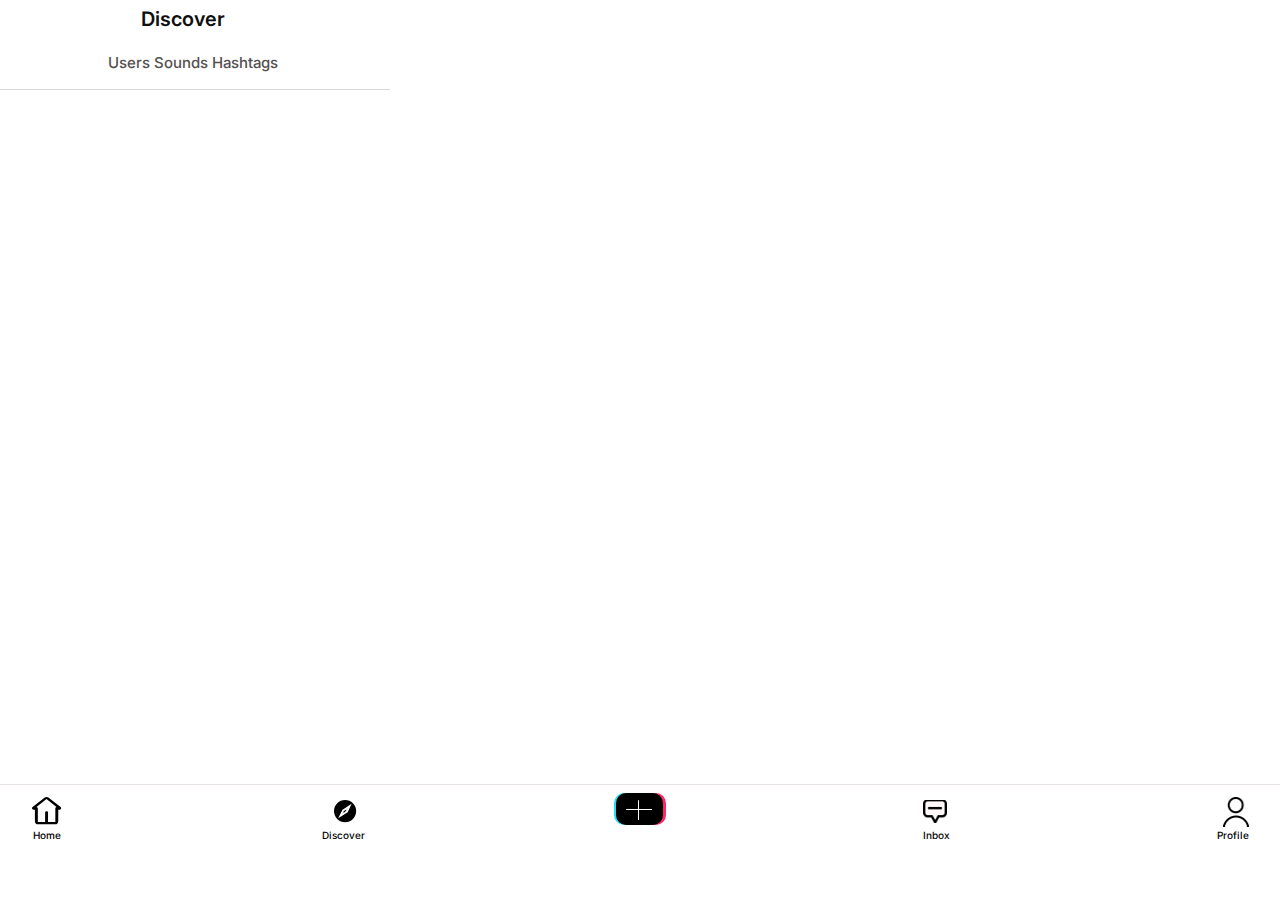
<file: discover.html>
<!DOCTYPE html>
<html>
  <head>
    <meta charset="utf-8" />
    <meta name="viewport" content="initial-scale=1, width=device-width" />

    <link rel="stylesheet" href="./global.css" />
    <link rel="stylesheet" href="./discover.css" />
    <link
      rel="stylesheet"
      href="https://fonts.googleapis.com/css2?family=Inter:ital,wght@0,300;0,400;0,500;0,600;0,700;0,800;1,500&display=swap"
    />
    <link
      rel="stylesheet"
      href="https://fonts.googleapis.com/css2?family=Roboto:wght@500&display=swap"
    />
    <link
      rel="stylesheet"
      href="https://fonts.googleapis.com/css2?family=Alef:wght@400&display=swap"
    />
  </head>
  <body>
    <div class="discover4">
      <header class="content">
        <a class="discover5">Discover</a>
        <div class="users-sounds-hashtags-parent">
          <h3 class="users-sounds-hashtags">Users Sounds Hashtags</h3>
          <div class="separator-wrapper">
            <div class="separator1"></div>
          </div>
        </div>
      </header>
      <footer class="footer1">
        <div class="footer2"></div>
        <div class="footer-icons">
          <div class="footer-icon-labels">
            <img
              class="home-icon2"
              loading="lazy"
              alt=""
              src="./public/home1.svg"
            />
          </div>
          <div class="home3">Home</div>
        </div>
        <div class="footer-icons1">
          <div class="discover-icon-wrapper">
            <img
              class="discover-icon"
              loading="lazy"
              alt=""
              src="./public/discover-icon.svg"
            />
          </div>
          <div class="discover6">Discover</div>
        </div>
        <div class="create-button-wrapper">
          <div class="create-button">
            <div class="button-background"></div>
            <div class="button-background1"></div>
            <div class="group-div">
              <div class="frame-child19"></div>
              <div class="button-icon"></div>
              <div class="button-overlay"></div>
            </div>
          </div>
        </div>
        <div class="footer-icons2">
          <div class="inbox-wrapper">
            <img
              class="inbox-icon1"
              loading="lazy"
              alt=""
              src="./public/inbox1@2x.png"
            />
          </div>
          <div class="inbox3">Inbox</div>
        </div>
        <div class="footer-icons3">
          <div class="profile-container">
            <img
              class="profile-icon"
              loading="lazy"
              alt=""
              src="./public/profile@2x.png"
            />
          </div>
          <div class="profile6">Profile</div>
        </div>
      </footer>
    </div>
  </body>
</html>
</file>
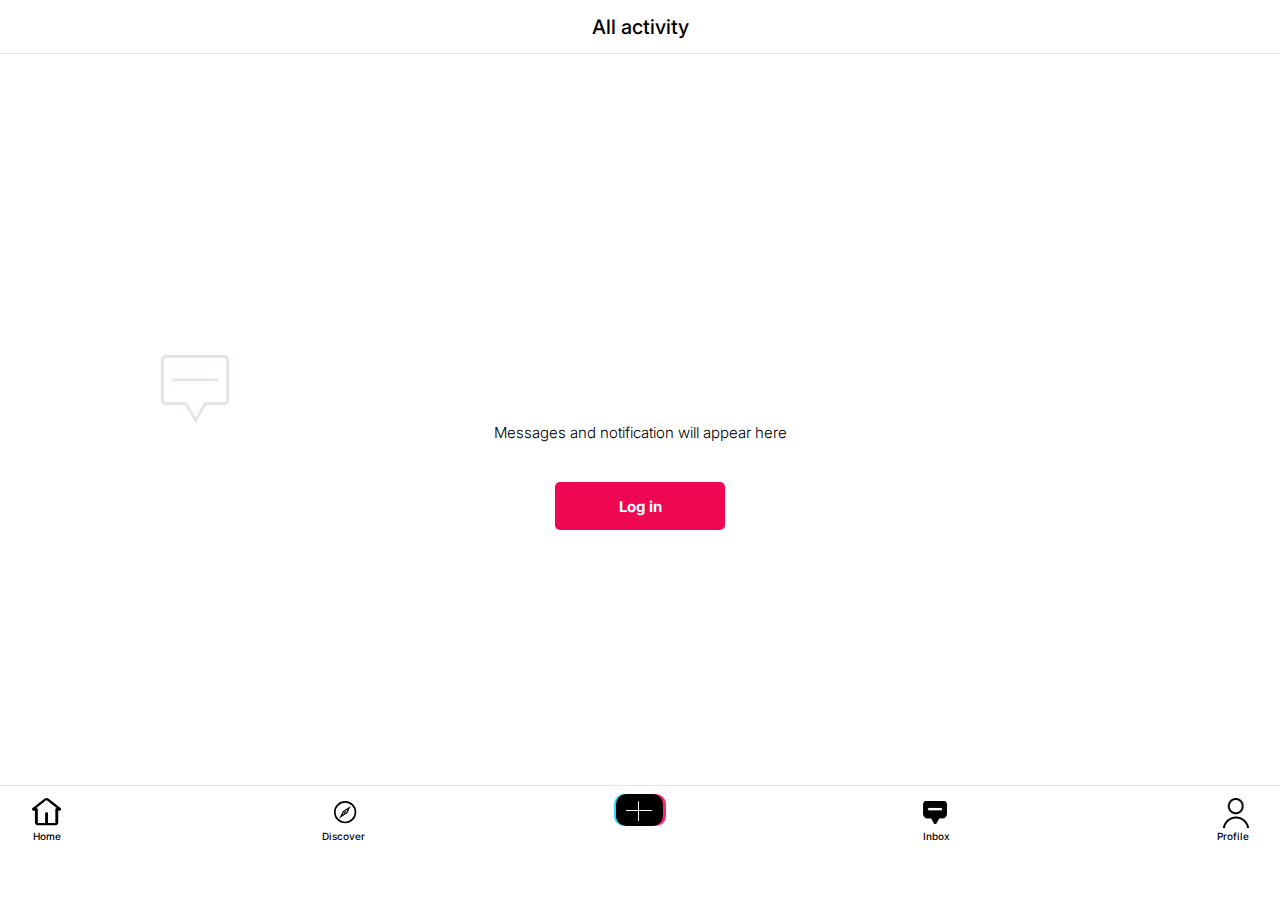
<file: inbox-uttkarsh.html>
<!DOCTYPE html>
<html>
  <head>
    <meta charset="utf-8" />
    <meta name="viewport" content="initial-scale=1, width=device-width" />

    <link rel="stylesheet" href="./global.css" />
    <link rel="stylesheet" href="./inbox-uttkarsh.css" />
    <link
      rel="stylesheet"
      href="https://fonts.googleapis.com/css2?family=Inter:ital,wght@0,300;0,400;0,500;0,600;0,700;0,800;1,500&display=swap"
    />
    <link
      rel="stylesheet"
      href="https://fonts.googleapis.com/css2?family=Roboto:wght@500&display=swap"
    />
    <link
      rel="stylesheet"
      href="https://fonts.googleapis.com/css2?family=Alef:wght@400&display=swap"
    />
  </head>
  <body>
    <div class="inbox-uttkarsh">
      <section class="main">
        <header class="topbar">
          <div class="topbar1"></div>
          <a class="all-activity">All activity</a>
        </header>
      </section>
      <section class="content1">
        <img
          class="content-child"
          loading="lazy"
          alt=""
          src="./public/group-6@2x.png"
        />

        <div class="notifications">
          <h3 class="messages-and-notification">
            Messages and notification will appear here
          </h3>
          <div class="login-btn-wrapper">
            <button class="login-btn">
              <div class="login-btn-child"></div>
              <b class="log-in1">Log in</b>
            </button>
          </div>
        </div>
      </section>
      <footer class="footer3">
        <div class="footer4"></div>
        <div class="nav-links">
          <div class="link-icons">
            <img
              class="link-icons-child"
              loading="lazy"
              alt=""
              src="./public/home1.svg"
            />
          </div>
          <div class="home4">Home</div>
        </div>
        <div class="nav-links1">
          <div class="nav-links-inner">
            <img
              class="group-icon"
              loading="lazy"
              alt=""
              src="./public/group-9.svg"
            />
          </div>
          <div class="discover7">Discover</div>
        </div>
        <div class="social-icons">
          <div class="placeholders-parent">
            <div class="placeholders"></div>
            <div class="placeholders1"></div>
            <div class="rectangle-parent6">
              <div class="frame-child20"></div>
              <div class="icon-shape"></div>
              <div class="icon-background"></div>
            </div>
          </div>
        </div>
        <div class="nav-links2">
          <div class="nav-links-child">
            <img
              class="frame-child21"
              loading="lazy"
              alt=""
              src="./public/group-10@2x.png"
            />
          </div>
          <div class="inbox4">Inbox</div>
        </div>
        <div class="nav-links3">
          <div class="nav-links-inner1">
            <img
              class="frame-child22"
              loading="lazy"
              alt=""
              src="./public/profile@2x.png"
            />
          </div>
          <div class="profile7">Profile</div>
        </div>
      </footer>
    </div>
  </body>
</html>
</file>
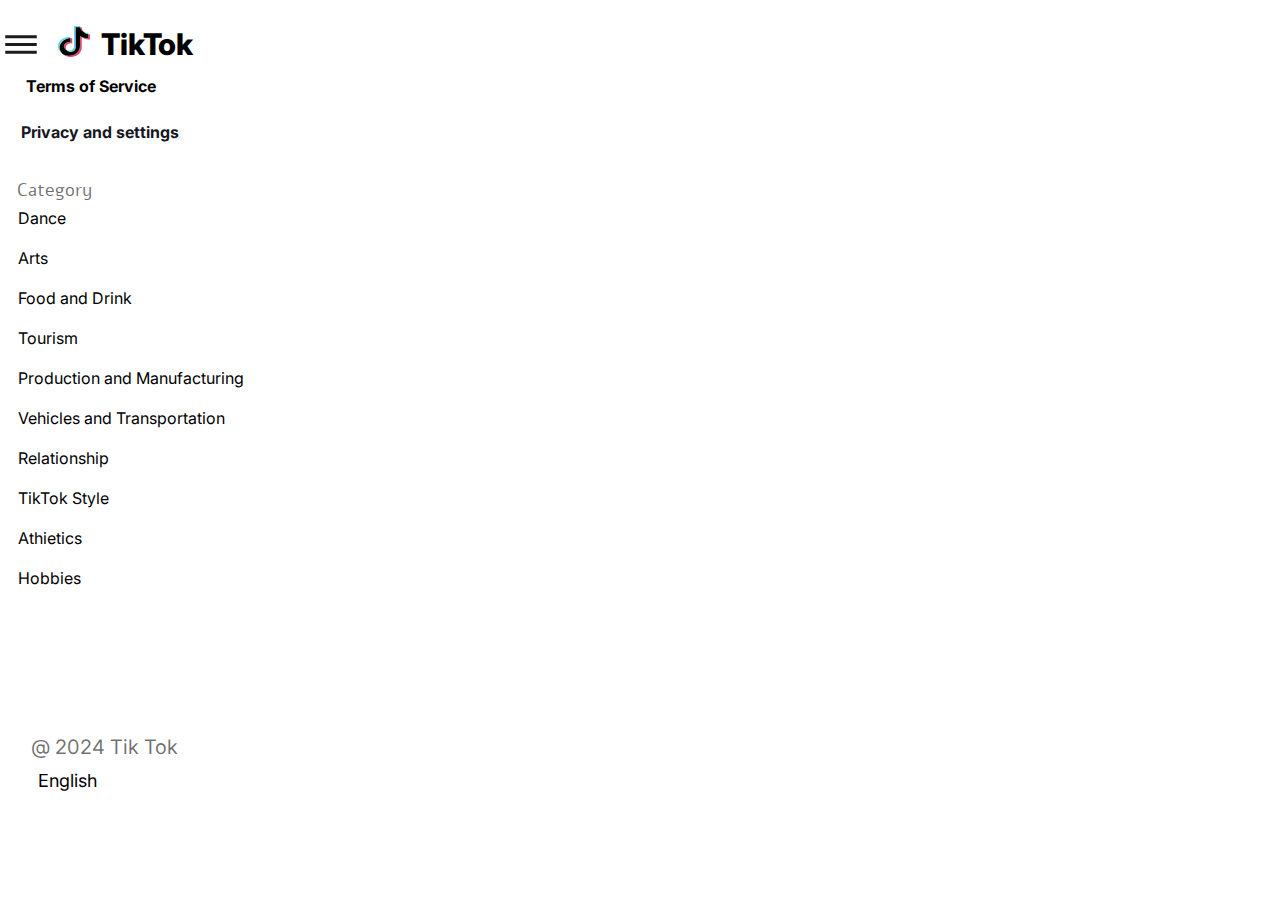
<file: menu-bar-2.html>
<!DOCTYPE html>
<html>
  <head>
    <meta charset="utf-8" />
    <meta name="viewport" content="initial-scale=1, width=device-width" />

    <link rel="stylesheet" href="./global.css" />
    <link rel="stylesheet" href="./menu-bar-2.css" />
    <link
      rel="stylesheet"
      href="https://fonts.googleapis.com/css2?family=Inter:ital,wght@0,300;0,400;0,500;0,600;0,700;0,800;1,500&display=swap"
    />
    <link
      rel="stylesheet"
      href="https://fonts.googleapis.com/css2?family=Roboto:wght@500&display=swap"
    />
    <link
      rel="stylesheet"
      href="https://fonts.googleapis.com/css2?family=Alef:wght@400&display=swap"
    />
  </head>
  <body>
    <div class="menu-bar-2">
      <main class="top-bar">
        <div class="logo-container-parent">
          <div class="logo-container">
            <div class="frame-parent16">
              <div class="menu-parent">
                <img
                  class="menu-icon1"
                  loading="lazy"
                  alt=""
                  src="./public/menu1.svg"
                />

                <div class="tik-tok-logo-parent">
                  <img
                    class="tik-tok-logo1"
                    loading="lazy"
                    alt=""
                    src="./public/tik-tok-logo.svg"
                  />

                  <a class="tiktok">TikTok</a>
                </div>
              </div>
              <div class="terms-of-service-container">
                <b class="terms-of-service1">Terms of Service</b>
              </div>
            </div>
            <div class="privacy-and-settings-wrapper">
              <b class="privacy-and-settings1">Privacy and settings</b>
            </div>
          </div>
          <div class="category-wrapper">
            <a class="category">Category</a>
          </div>
        </div>
        <section class="dance-arts-food-and-drink-tour-wrapper">
          <div class="dance-arts-food-container">
            <p class="dance">Dance</p>
            <p class="arts">Arts</p>
            <p class="food-and-drink">Food and Drink</p>
            <p class="tourism">Tourism</p>
            <p class="production-and-manufacturing">
              Production and Manufacturing
            </p>
            <p class="vehicles-and-transportation">
              Vehicles and Transportation
            </p>
            <p class="relationship">Relationship</p>
            <p class="tiktok-style">TikTok Style</p>
            <p class="athietics">Athietics</p>
            <p class="hobbies">Hobbies</p>
          </div>
        </section>
      </main>
      <div class="footer">
        <div class="brand-info">
          <div class="tik-tok">@ 2024 Tik Tok</div>
          <div class="vector-container">
            <img class="frame-child18" alt="" src="./public/rectangle-39.svg" />

            <a class="english">English</a>
          </div>
        </div>
      </div>
    </div>
  </body>
</html>
</file>
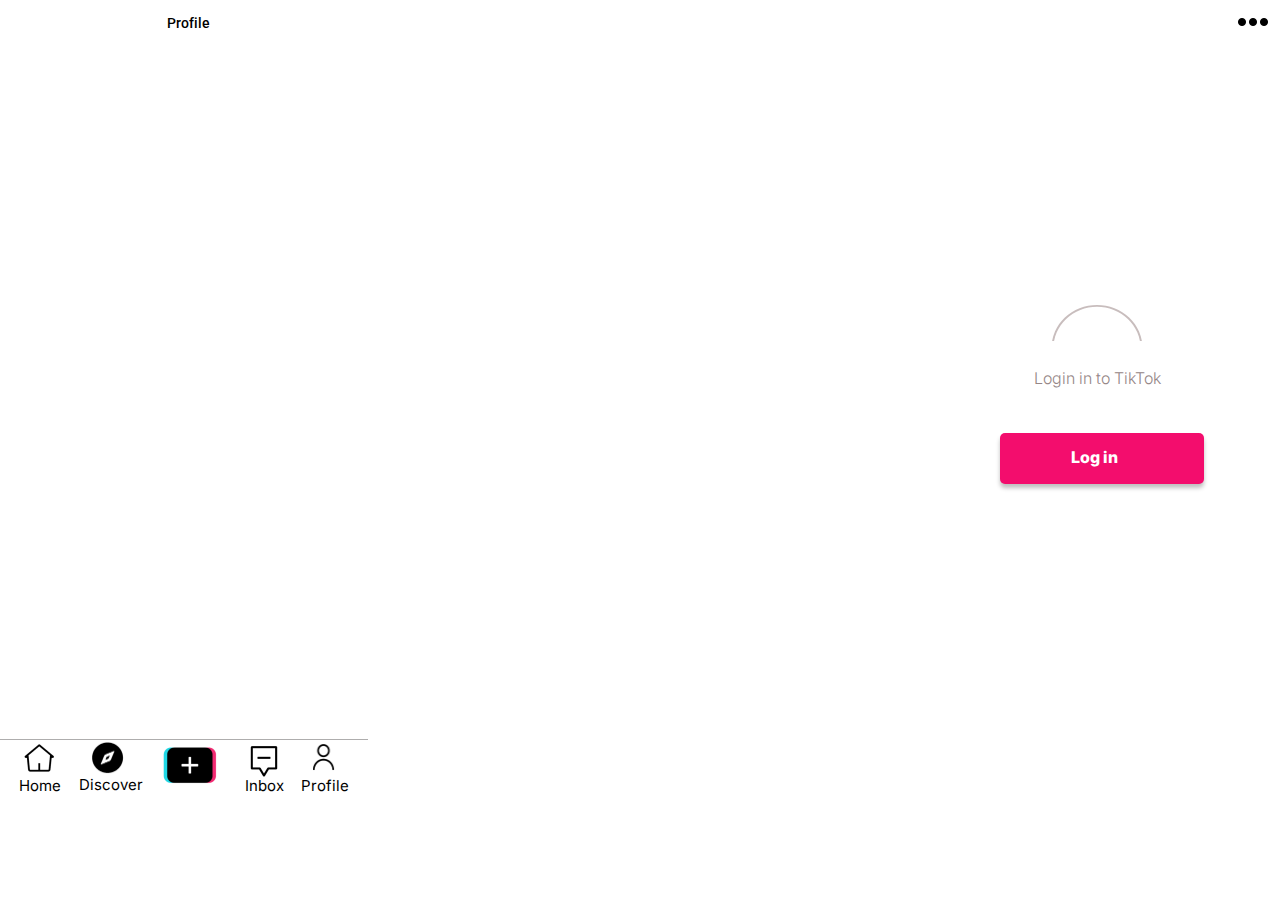
<file: profile-page-alok.html>
<!DOCTYPE html>
<html>
  <head>
    <meta charset="utf-8" />
    <meta name="viewport" content="initial-scale=1, width=device-width" />

    <link rel="stylesheet" href="./global.css" />
    <link rel="stylesheet" href="./profile-page-alok.css" />
    <link
      rel="stylesheet"
      href="https://fonts.googleapis.com/css2?family=Inter:ital,wght@0,300;0,400;0,500;0,600;0,700;0,800;1,500&display=swap"
    />
    <link
      rel="stylesheet"
      href="https://fonts.googleapis.com/css2?family=Roboto:wght@500&display=swap"
    />
    <link
      rel="stylesheet"
      href="https://fonts.googleapis.com/css2?family=Alef:wght@400&display=swap"
    />
  </head>
  <body>
    <div class="profile-page-alok">
      <div class="profile-page-alok-child"></div>
      <div class="rectangle-parent5">
        <div class="frame-child14"></div>
        <a class="profile3">Profile</a>
        <div class="ellipsis-wrapper">
          <img
            class="ellipsis-icon"
            loading="lazy"
            alt=""
            src="./public/ellipsis@2x.png"
          />
        </div>
      </div>
      <section class="profile-page-alok-inner">
        <div class="frame-parent6">
          <div class="userlightmode-user-container">
            <div class="userlightmode-user">
              <div class="icon-circle">
                <div class="icon-subtract"></div>
              </div>
              <img
                class="subtract-icon"
                loading="lazy"
                alt=""
                src="./public/subtract.svg"
              />
            </div>
          </div>
          <div class="login-title-parent">
            <div class="login-title">
              <div class="login-in-to">Login in to TikTok</div>
            </div>
            <button class="login-button-background">
              <div class="login-button-background-child"></div>
              <div class="log-in">Log in</div>
            </button>
          </div>
        </div>
      </section>
      <div class="navigation-divider">
        <div class="navigation-items"></div>
        <div class="frame-parent7">
          <div class="home-icon-wrapper">
            <div class="home-icon">
              <img
                class="home-icon1"
                loading="lazy"
                alt=""
                src="./public/home@2x.png"
              />

              <div class="home2">Home</div>
            </div>
          </div>
          <div class="frame-wrapper9">
            <div class="frame-parent8">
              <div class="dicover-wrapper">
                <img
                  class="dicover-icon"
                  loading="lazy"
                  alt=""
                  src="./public/dicover@2x.png"
                />
              </div>
              <a class="discover3">Discover</a>
            </div>
          </div>
          <div class="pngtreehome-discover-create-i-wrapper">
            <img
              class="pngtreehome-discover-create-i1"
              loading="lazy"
              alt=""
              src="./public/pngtreehome-discover-create-inbox-and-7962271-11@2x.png"
            />
          </div>
          <div class="frame-wrapper10">
            <div class="frame-parent9">
              <div class="profile-name-parent">
                <div class="profile-name">
                  <img
                    class="inbox-icon"
                    loading="lazy"
                    alt=""
                    src="./public/inbox@2x.png"
                  />
                </div>
                <div class="inbox2">Inbox</div>
              </div>
              <div class="profile-parent">
                <div class="profile4">
                  <p class="profile5">Profile</p>
                </div>
                <img
                  class="profile-1-icon1"
                  loading="lazy"
                  alt=""
                  src="./public/profile-11@2x.png"
                />
              </div>
            </div>
          </div>
        </div>
      </div>
    </div>
  </body>
</html>
</file>
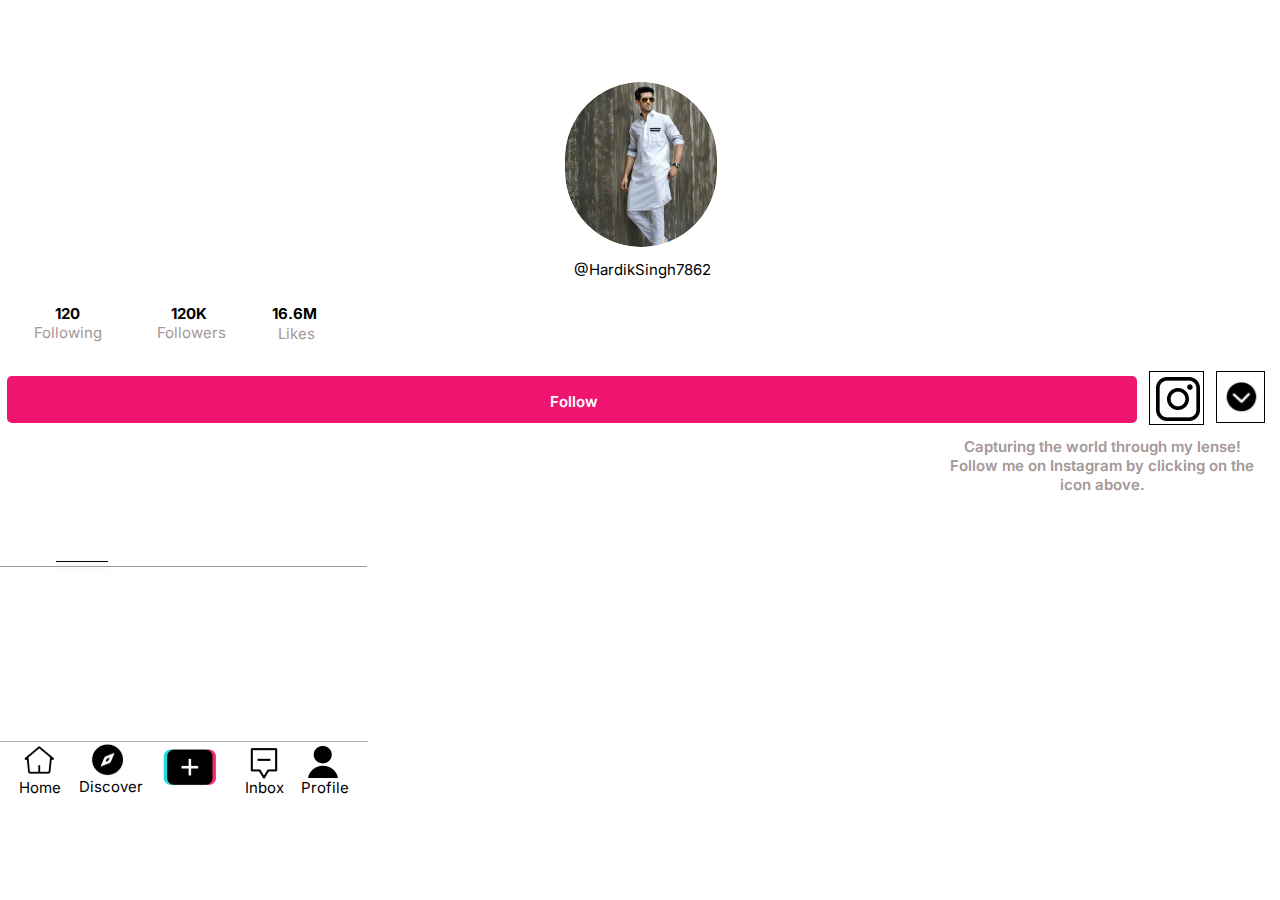
<file: profile-page-inside-alok.html>
<!DOCTYPE html>
<html>
  <head>
    <meta charset="utf-8" />
    <meta name="viewport" content="initial-scale=1, width=device-width" />

    <link rel="stylesheet" href="./global.css" />
    <link rel="stylesheet" href="./profile-page-inside-alok.css" />
    <link
      rel="stylesheet"
      href="https://fonts.googleapis.com/css2?family=Inter:ital,wght@0,300;0,400;0,500;0,600;0,700;0,800;1,500&display=swap"
    />
    <link
      rel="stylesheet"
      href="https://fonts.googleapis.com/css2?family=Roboto:wght@500&display=swap"
    />
    <link
      rel="stylesheet"
      href="https://fonts.googleapis.com/css2?family=Alef:wght@400&display=swap"
    />
  </head>
  <body>
    <div class="profile-pageinside-alok">
      <div class="profile-pageinside-alok-child"></div>
      <div class="profile-picture"></div>
      <section class="content2">
        <div class="user-info">
          <div class="f6e080c701806d05a1027e022fbcf7-wrapper">
            <img
              class="f6e080c701806d05a1027e022fbcf7-icon1"
              loading="lazy"
              alt=""
              src="./public/86f6e080c701806d05a1027e022fbcf7-2@2x.png"
            />
          </div>
          <div class="name-and-stats">
            <div class="name">
              <div class="hardiksingh7862">@HardikSingh7862</div>
            </div>
            <div class="stats">
              <div class="stats-values">
                <div class="stats-container">
                  <div class="following-button">
                    <div class="following-container">
                      <b class="placeholder1">120</b>
                    </div>
                    <div class="following1">Following</div>
                  </div>
                  <div class="followers-and-likes">
                    <b class="k1">120K</b>
                    <div class="followers1">Followers</div>
                  </div>
                  <div class="followers-and-likes1">
                    <b class="m3">16.6M</b>
                    <div class="likes-wrapper">
                      <a class="likes1">Likes</a>
                    </div>
                  </div>
                </div>
              </div>
              <div class="action-button">
                <div class="action-button-container">
                  <div class="action-button-inner">
                    <img
                      class="action-button-inner-child"
                      alt=""
                      src="./public/rectangle-51.svg"
                    />

                    <div class="follow">Follow</div>
                  </div>
                </div>
                <div class="image-button">
                  <div class="image-button-child"></div>
                  <img
                    class="image-3-icon"
                    alt=""
                    src="./public/image-3@2x.png"
                  />
                </div>
                <div class="dropdown-button">
                  <div class="dropdown-button-content">
                    <div class="dropdown-icon"></div>
                    <img
                      class="down-button-icon"
                      alt=""
                      src="./public/down-button@2x.png"
                    />
                  </div>
                </div>
              </div>
            </div>
            <div class="login-content-wrapper">
              <div class="login-content">
                <div class="log-in3">Log in</div>
                <div class="capturing-the-world-container">
                  <p class="capturing-the-world">
                    Capturing the world through my lense!
                  </p>
                  <p class="follow-me-on">
                    Follow me on Instagram by clicking on the icon above.
                  </p>
                </div>
              </div>
            </div>
          </div>
        </div>
      </section>
      <section class="divider1">
        <div class="divider-inner"></div>
        <div class="divider-child1"></div>
      </section>
      <div class="navigation-bar1">
        <div class="navigation-divider1"></div>
        <div class="navigation-items2">
          <div class="home-item1">
            <div class="home-button">
              <img
                class="home-icon3"
                loading="lazy"
                alt=""
                src="./public/home@2x.png"
              />

              <div class="home7">Home</div>
            </div>
          </div>
          <div class="navigation-items-inner1">
            <div class="frame-parent41">
              <div class="dicover-container">
                <img
                  class="dicover-icon1"
                  loading="lazy"
                  alt=""
                  src="./public/dicover@2x.png"
                />
              </div>
              <div class="discover12">Discover</div>
            </div>
          </div>
          <div class="image-placeholder">
            <img
              class="pngtreehome-discover-create-i3"
              loading="lazy"
              alt=""
              src="./public/pngtreehome-discover-create-inbox-and-7962271-11@2x.png"
            />
          </div>
          <div class="inbox-item1">
            <div class="inbox-button">
              <div class="inbox-icon-container2">
                <div class="inbox-icon2">
                  <img
                    class="inbox-icon3"
                    loading="lazy"
                    alt=""
                    src="./public/inbox@2x.png"
                  />
                </div>
                <div class="inbox7">Inbox</div>
              </div>
              <div class="profile-item1">
                <div class="profile-button">
                  <img
                    class="user-icon2"
                    loading="lazy"
                    alt=""
                    src="./public/user2@2x.png"
                  />
                </div>
                <div class="profile11">
                  <p class="profile12">Profile</p>
                </div>
              </div>
            </div>
          </div>
        </div>
      </div>
    </div>
  </body>
</html>
</file>
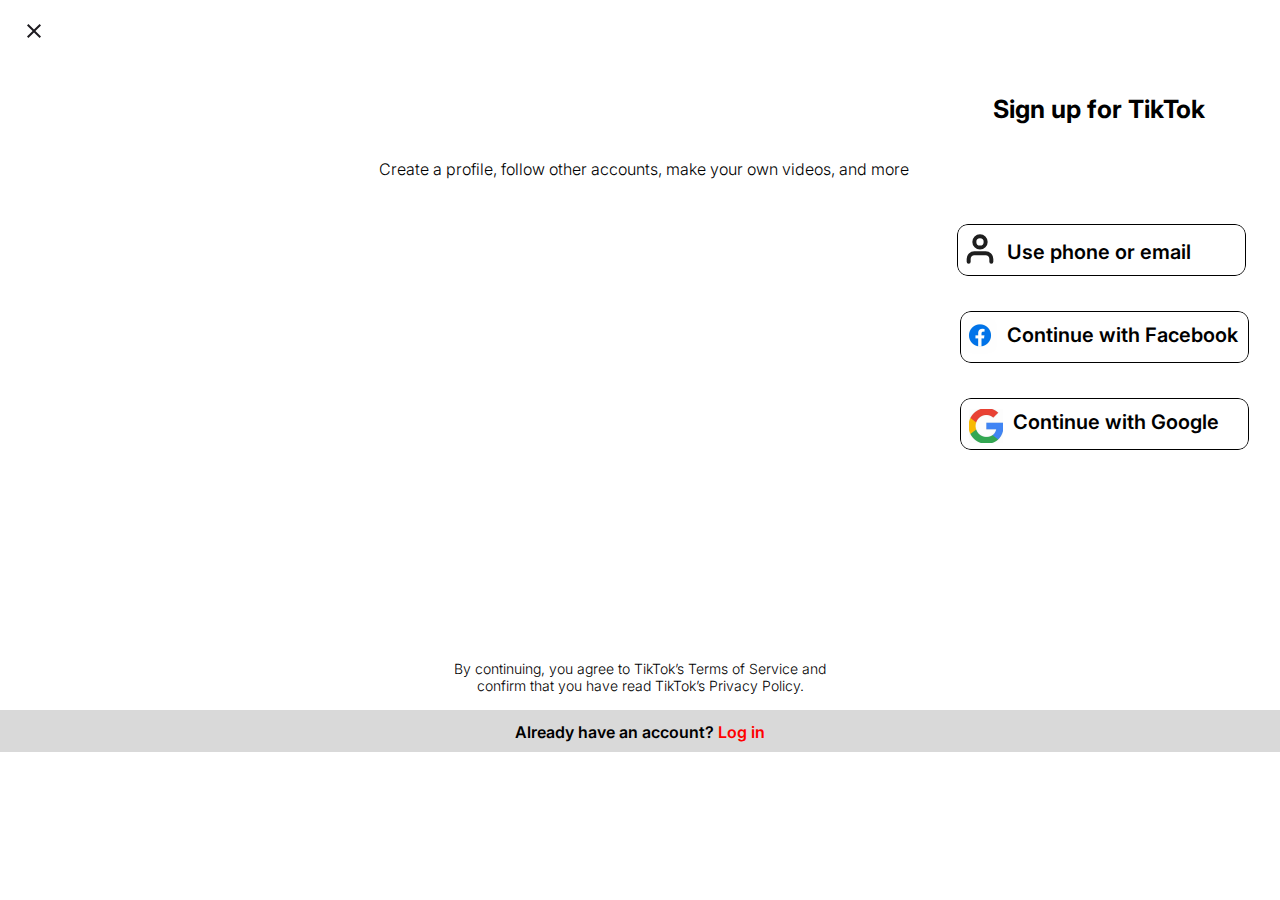
<file: sign-up-page.html>
<!DOCTYPE html>
<html>
  <head>
    <meta charset="utf-8" />
    <meta name="viewport" content="initial-scale=1, width=device-width" />

    <link rel="stylesheet" href="./global.css" />
    <link rel="stylesheet" href="./sign-up-page.css" />
    <link
      rel="stylesheet"
      href="https://fonts.googleapis.com/css2?family=Inter:ital,wght@0,300;0,400;0,500;0,600;0,700;0,800;1,500&display=swap"
    />
    <link
      rel="stylesheet"
      href="https://fonts.googleapis.com/css2?family=Roboto:wght@500&display=swap"
    />
    <link
      rel="stylesheet"
      href="https://fonts.googleapis.com/css2?family=Alef:wght@400&display=swap"
    />
  </head>
  <body>
    <div class="sign-up-page">
      <img class="forward-icon11" alt="" src="./public/forward1@2x.png" />

      <img
        class="google-logo-google-icongoogle-"
        alt=""
        src="./public/google-logogoogle-icongoogle512@2x.png"
      />

      <div class="close-wrapper">
        <img class="close-icon" alt="" src="./public/close.svg" />
      </div>
      <div class="sign-up-for-tiktok-wrapper">
        <b class="sign-up-for">Sign up for TikTok</b>
      </div>
      <div class="create-a-profile-follow-other-wrapper">
        <div class="create-a-profile">
          Create a profile, follow other accounts, make your own videos, and
          more
        </div>
      </div>
      <section class="login-form">
        <div class="user-input">
          <div class="user-parent">
            <img
              class="user-icon1"
              loading="lazy"
              alt=""
              src="./public/user1.svg"
            />

            <div class="user-input-type">
              <div class="user-type-input">
                <img
                  class="user-type-input-child"
                  alt=""
                  src="./public/rectangle-47.svg"
                />

                <div class="use-phone-or">Use phone or email</div>
              </div>
            </div>
          </div>
          <div class="facebook-login1">
            <img
              class="facebook-logo-facebook-icon-fr1"
              loading="lazy"
              alt=""
              src="./public/facebooklogofacebookiconfreefreevector1@2x.png"
            />

            <div class="facebook-login-content-wrapper">
              <div class="facebook-login-content">
                <img
                  class="facebook-login-content-child"
                  alt=""
                  src="./public/rectangle-47.svg"
                />

                <div class="continue-with-facebook">Continue with Facebook</div>
              </div>
            </div>
          </div>
        </div>
      </section>
      <section class="google-login1">
        <div class="google-login-content">
          <img
            class="icon-google-1"
            loading="lazy"
            alt=""
            src="./public/icon-google-1@2x.png"
          />

          <div class="google-login-content-inner">
            <div class="vector-parent2">
              <img
                class="frame-child50"
                alt=""
                src="./public/rectangle-47.svg"
              />

              <div class="continue-with-google">Continue with Google</div>
            </div>
          </div>
        </div>
      </section>
      <div class="by-continuing-you-container">
        <p class="by-continuing-you">
          By continuing, you agree to TikTok’s Terms of Service and
        </p>
        <p class="confirm-that-you">
          confirm that you have read TikTok’s Privacy Policy.
        </p>
      </div>
      <footer class="login-option">
        <div class="login-option-child"></div>
        <div class="already-have-an-container">
          <span>Already have an account? </span>
          <span class="log-in2">Log in</span>
        </div>
      </footer>
    </div>
  </body>
</html>
</file>
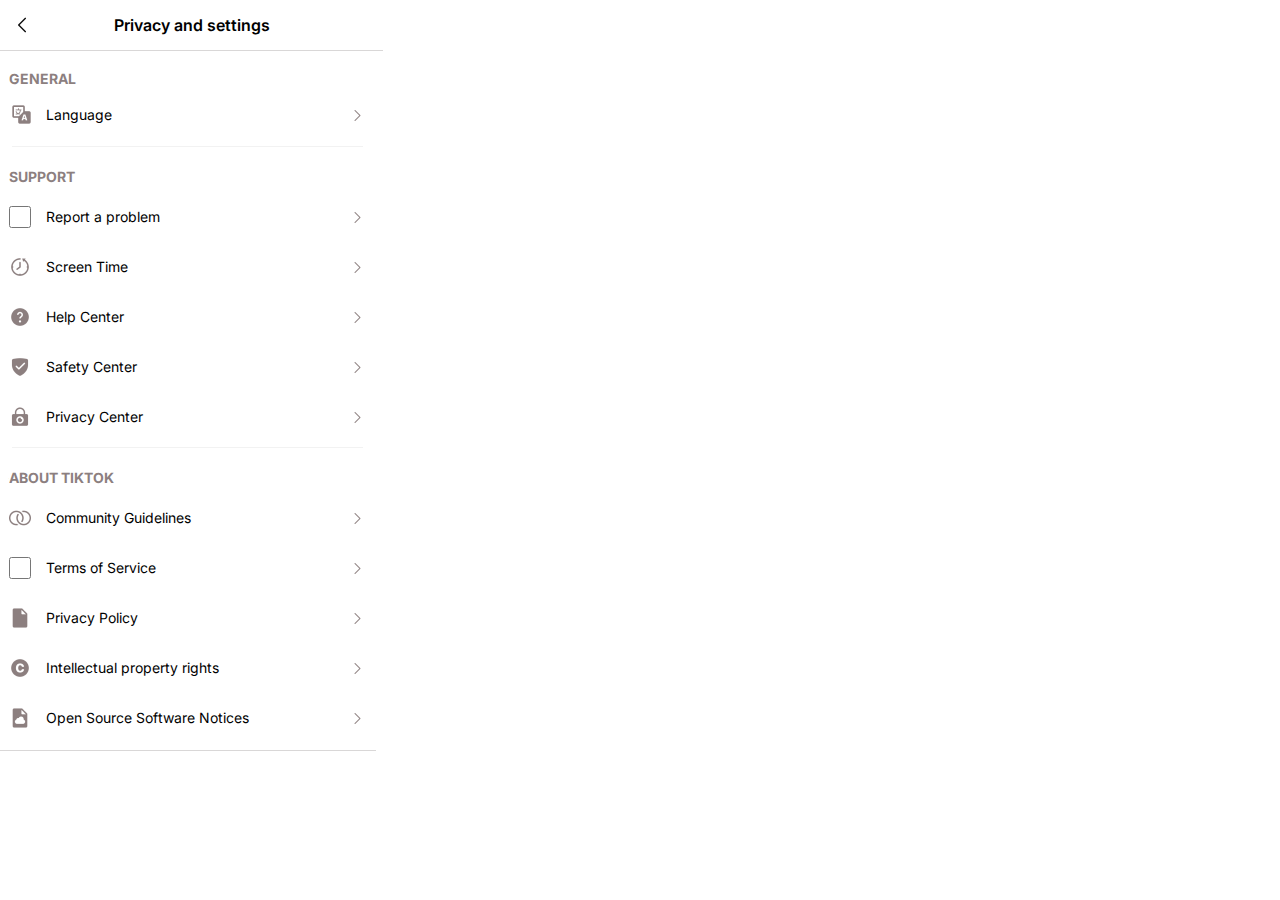
<file: three-dots-behlim-shaeem.html>
<!DOCTYPE html>
<html>
  <head>
    <meta charset="utf-8" />
    <meta name="viewport" content="initial-scale=1, width=device-width" />

    <link rel="stylesheet" href="./global.css" />
    <link rel="stylesheet" href="./three-dots-behlim-shaeem.css" />
    <link
      rel="stylesheet"
      href="https://fonts.googleapis.com/css2?family=Inter:ital,wght@0,300;0,400;0,500;0,600;0,700;0,800;1,500&display=swap"
    />
    <link
      rel="stylesheet"
      href="https://fonts.googleapis.com/css2?family=Roboto:wght@500&display=swap"
    />
    <link
      rel="stylesheet"
      href="https://fonts.googleapis.com/css2?family=Alef:wght@400&display=swap"
    />
  </head>
  <body>
    <div class="three-dots-behlim-shaeem">
      <main class="forward-parent">
        <img
          class="forward-icon"
          loading="lazy"
          alt=""
          src="./public/forward@2x.png"
        />

        <img
          class="forward-icon1"
          loading="lazy"
          alt=""
          src="./public/forward@2x.png"
        />

        <img
          class="forward-icon2"
          loading="lazy"
          alt=""
          src="./public/forward@2x.png"
        />

        <img
          class="forward-icon3"
          loading="lazy"
          alt=""
          src="./public/forward@2x.png"
        />

        <img
          class="forward-icon4"
          loading="lazy"
          alt=""
          src="./public/forward@2x.png"
        />

        <section class="frame-parent10">
          <div class="privacy-settings-wrapper">
            <div class="privacy-settings">
              <img
                class="back-icon"
                loading="lazy"
                alt=""
                src="./public/back@2x.png"
              />

              <a class="privacy-and-settings">Privacy and settings</a>
            </div>
          </div>
          <div class="frame-child15"></div>
          <a class="general">GENERAL</a>
          <div class="support-parent">
            <div class="support">
              <img
                class="translation-icon"
                loading="lazy"
                alt=""
                src="./public/translation@2x.png"
              />

              <div class="language-wrapper">
                <a class="language">Language</a>
              </div>
            </div>
            <div class="forward-wrapper">
              <img
                class="forward-icon5"
                loading="lazy"
                alt=""
                src="./public/forward@2x.png"
              />
            </div>
          </div>
          <div class="line-wrapper">
            <div class="frame-child16"></div>
          </div>
          <div class="support-wrapper">
            <a class="support1">SUPPORT</a>
          </div>
          <div class="frame-parent11">
            <div class="create-parent">
              <input class="create" type="checkbox" />

              <div class="report-a-problem-wrapper">
                <div class="report-a-problem">Report a problem</div>
              </div>
            </div>
            <div class="forward-container">
              <img
                class="forward-icon6"
                loading="lazy"
                alt=""
                src="./public/forward@2x.png"
              />
            </div>
          </div>
          <div class="frame-parent12">
            <div class="time-machine-parent">
              <img
                class="time-machine-icon"
                loading="lazy"
                alt=""
                src="./public/time-machine@2x.png"
              />

              <div class="screen-time-wrapper">
                <div class="screen-time">Screen Time</div>
              </div>
            </div>
            <div class="forward-frame">
              <img
                class="forward-icon7"
                loading="lazy"
                alt=""
                src="./public/forward@2x.png"
              />
            </div>
          </div>
          <div class="frame-parent13">
            <div class="help-parent">
              <img
                class="help-icon"
                loading="lazy"
                alt=""
                src="./public/help@2x.png"
              />

              <div class="help-center-wrapper">
                <div class="help-center">Help Center</div>
              </div>
            </div>
            <div class="forward-wrapper1">
              <img
                class="forward-icon8"
                loading="lazy"
                alt=""
                src="./public/forward@2x.png"
              />
            </div>
          </div>
          <div class="frame-parent14">
            <div class="protect-parent">
              <img
                class="protect-icon"
                loading="lazy"
                alt=""
                src="./public/protect@2x.png"
              />

              <div class="safety-center-wrapper">
                <div class="safety-center">Safety Center</div>
              </div>
            </div>
            <div class="forward-wrapper2">
              <img
                class="forward-icon9"
                loading="lazy"
                alt=""
                src="./public/forward@2x.png"
              />
            </div>
          </div>
          <div class="frame-parent15">
            <div class="privacy-parent">
              <img
                class="privacy-icon"
                loading="lazy"
                alt=""
                src="./public/privacy@2x.png"
              />

              <div class="privacy-center-wrapper">
                <div class="privacy-center">Privacy Center</div>
              </div>
            </div>
            <div class="forward-wrapper3">
              <img
                class="forward-icon10"
                loading="lazy"
                alt=""
                src="./public/forward@2x.png"
              />
            </div>
          </div>
          <div class="line-container">
            <div class="frame-child17"></div>
          </div>
          <div class="about-tiktok-wrapper">
            <b class="about-tiktok">ABOUT TIKTOK</b>
          </div>
          <div class="wedding-rings-parent">
            <img
              class="wedding-rings-icon"
              loading="lazy"
              alt=""
              src="./public/wedding-rings@2x.png"
            />

            <div class="community-guidelines-wrapper">
              <div class="community-guidelines">Community Guidelines</div>
            </div>
          </div>
          <div class="paper-parent">
            <input class="paper" type="checkbox" />

            <div class="terms-of-service-wrapper">
              <div class="terms-of-service">Terms of Service</div>
            </div>
          </div>
          <div class="file-parent">
            <img
              class="file-icon"
              loading="lazy"
              alt=""
              src="./public/file@2x.png"
            />

            <div class="privacy-policy-wrapper">
              <a class="privacy-policy">Privacy Policy</a>
            </div>
          </div>
          <div class="copyright-parent">
            <img
              class="copyright-icon"
              loading="lazy"
              alt=""
              src="./public/copyright@2x.png"
            />

            <div class="intellectual-property-rights-wrapper">
              <div class="intellectual-property-rights">
                Intellectual property rights 
              </div>
            </div>
          </div>
          <div class="cloud-file-parent">
            <img
              class="cloud-file-icon"
              loading="lazy"
              alt=""
              src="./public/cloud-file@2x.png"
            />

            <div class="open-source">
              <div class="open-source-software">
                Open Source Software Notices
              </div>
            </div>
          </div>
          <div class="bottom-line"></div>
        </section>
      </main>
      <div class="image-2"></div>
    </div>
  </body>
</html>
</file>
<file: global.css>
body {
  margin: 0;
  line-height: normal;
}

:root {
  /* fonts */
  --font-inter: Inter;
  --m3-label-large: Roboto;
  --font-alef: Alef;

  /* font sizes */
  --font-size-xs: 12px;
  --font-size-base: 16px;
  --font-size-xl: 20px;
  --font-size-smi: 13px;
  --font-size-3xs: 10px;
  --font-size-2xl: 21px;
  --font-size-mini: 15px;
  --m3-label-large-size: 14px;
  --font-size-lg: 18px;
  --font-size-61xl: 80px;

  /* Colors */
  --schemes-on-primary: #fff;
  --color-black: #000;
  --color-gray-100: #fffefe;
  --color-gray-200: #8c7f7f;
  --color-gray-300: #1e1e1e;
  --tik-tok-dark: #161722;
  --color-gray-400: rgba(255, 255, 255, 0);
  --color-gray-500: rgba(0, 0, 0, 0);
  --color-gray-600: rgba(0, 0, 0, 0.56);
  --color-gray-700: rgba(0, 0, 0, 0.48);
  --color-gray-800: rgba(0, 0, 0, 0.49);
  --color-gray-900: rgba(3, 3, 3, 0.48);
  --color-whitesmoke-100: #f4f4f4;
  --color-whitesmoke-200: #f2f2f2;
  --color-darkturquoise: #21e2fa;
  --color-crimson-100: #ff276a;
  --color-crimson-200: #fe2c55;
  --color-crimson-300: #ff0c63;
  --color-crimson-400: #ee0851;
  --color-gainsboro-100: #e7e1e1;
  --color-gainsboro-200: #d9d9d9;
  --color-gainsboro-300: rgba(217, 217, 217, 0);
  --color-darkgray-100: #aeadad;
  --color-darkgray-200: #b1a5a5;
  --color-darkgray-300: #a59898;
  --color-darkgray-400: rgba(174, 174, 174, 0.68);
  --color-blueviolet: #9747ff;
  --color-silver-100: #d9bebe;
  --color-lightgray-100: #d9d7d7;
  --color-red: #ff0000;
  --schemes-primary: #65558f;

  /* Gaps */
  --gap-xl: 20px;
  --gap-6xs: 7px;
  --gap-10xs: 3px;
  --gap-32xl: 51px;
  --gap-8xs: 5px;
  --gap-4xl: 23px;
  --gap-11xs: 2px;
  --gap-5xs: 8px;
  --gap-15xl: 34px;
  --gap-mid: 17px;
  --gap-7xl: 26px;
  --gap-3xl: 22px;
  --gap-base: 16px;
  --gap-3xs: 10px;
  --gap-12xs: 1px;
  --gap-sm: 14px;
  --gap-xs: 12px;
  --gap-smi: 13px;
  --gap-12xs-2: 0.2px;
  --gap-12xs-1: 0.1px;
  --gap-8xl: 27px;
  --gap-mini: 15px;
  --gap-7xs: 6px;
  --gap-17xl: 36px;
  --gap-7xs-9: 5.9px;
  --gap-6xs-7: 6.7px;
  --gap-2xl: 21px;
  --gap-lgi: 19px;
  --gap-9xl: 28px;
  --gap-9xs: 4px;

  /* Paddings */
  --padding-38xl: 57px;
  --padding-6xs: 7px;
  --padding-xl: 20px;
  --padding-xs: 12px;
  --padding-10xs: 3px;
  --padding-11xs: 2px;
  --padding-9xs: 4px;
  --padding-7xs: 6px;
  --padding-12xs: 1px;
  --padding-4xs: 9px;
  --padding-5xs: 8px;
  --padding-60xl: 79px;
  --padding-32xl: 51px;
  --padding-sm: 14px;
  --padding-mid: 17px;
  --padding-3xs: 10px;
  --padding-lg: 18px;
  --padding-2xl: 21px;
  --padding-mini: 15px;
  --padding-10xl: 29px;
  --padding-8xs: 5px;
  --padding-base: 16px;
  --padding-smi: 13px;
  --padding-3xl: 22px;
  --padding-4xl: 23px;
  --padding-5xl: 24px;
  --padding-26xl-9: 45.9px;
  --padding-base-9: 15.9px;
  --padding-12xs-1: 0.1px;
  --padding-11xs-9: 1.9px;
  --padding-2xs: 11px;
  --padding-10xs-9: 2.9px;
  --padding-smi-9: 12.9px;
  --padding-lgi: 19px;
  --padding-12xl: 31px;
  --padding-27xl: 46px;
  --padding-7xs-5: 5.5px;
  --padding-3xs-2: 9.2px;
  --padding-9xs-7: 3.7px;
  --padding-3xs-1: 9.1px;
  --padding-9xs-6: 3.6px;
  --padding-17xl: 36px;
  --padding-8xl: 27px;
  --padding-20xl: 39px;
  --padding-46xl: 65px;
  --padding-16xl: 35px;
  --padding-37xl: 56px;

  /* Border radiuses */
  --br-3xs: 10px;
  --br-81xl: 100px;
  --br-8xs: 5px;
  --br-31xl: 50px;
  --br-base: 16px;
  --br-2xs: 11px;
}
</file>
<file: index.css>
.open-app {
  text-decoration: none;
  position: absolute;
  top: -2281px;
  left: calc(50% - 49px);
  font-weight: 800;
  color: var(--color-black);
  display: inline-block;
  width: 75px;
  height: 16px;
}
.frame-child {
  height: 58px;
  width: 390px;
  position: relative;
  background-color: var(--color-gray-300);
  display: none;
  max-width: 100%;
}
.frame-item,
.home {
  position: relative;
  flex-shrink: 0;
  z-index: 1;
}
.frame-item {
  width: 39px;
  height: 35px;
}
.home {
  line-height: 11px;
  display: inline-block;
  min-width: 34px;
}
.frame-group,
.home-wrapper {
  display: flex;
  align-items: flex-start;
  justify-content: flex-start;
}
.home-wrapper {
  flex-direction: row;
  padding: 0 var(--padding-9xs) 0 var(--padding-12xs);
  margin-top: -1px;
}
.frame-group {
  flex-direction: column;
}
.compass-icon {
  height: 32px;
  width: 35px;
  position: relative;
  object-fit: cover;
  z-index: 1;
}
.compass-wrapper {
  display: flex;
  flex-direction: row;
  align-items: flex-start;
  justify-content: flex-start;
  padding: 0 var(--padding-7xs);
}
.discover {
  align-self: stretch;
  height: 7px;
  position: relative;
  display: inline-block;
  flex-shrink: 0;
  z-index: 1;
}
.frame-div {
  flex: 1;
  display: flex;
  flex-direction: column;
  align-items: flex-start;
  justify-content: flex-start;
  gap: var(--gap-11xs);
}
.frame-inner {
  position: absolute;
  top: 0;
  left: 9.9px;
  border-radius: var(--br-3xs);
  background-color: var(--color-crimson-100);
  width: 43px;
  height: 32px;
}
.rectangle-div {
  top: 0;
  left: 0;
  background-color: var(--color-darkturquoise);
  width: 43.4px;
  height: 32px;
  z-index: 1;
}
.frame-child1,
.frame-child2,
.rectangle-div {
  position: absolute;
  border-radius: var(--br-3xs);
}
.frame-child1 {
  top: 0;
  left: 0;
  background-color: var(--color-whitesmoke-100);
  width: 100%;
  height: 100%;
  display: none;
}
.frame-child2 {
  top: 26.9px;
  left: 23.2px;
  background-color: var(--color-black);
  width: 1.1px;
  height: 20.1px;
  transform: rotate(180deg);
  transform-origin: 0 0;
  z-index: 1;
}
.frame-child3,
.rectangle-container {
  position: absolute;
  border-radius: var(--br-3xs);
  z-index: 2;
}
.frame-child3 {
  top: 17.2px;
  left: 9.5px;
  background-color: var(--color-black);
  width: 0.9px;
  height: 25.9px;
  transform: rotate(-90deg);
  transform-origin: 0 0;
}
.rectangle-container {
  top: 0;
  left: 2.7px;
  background-color: var(--color-whitesmoke-100);
  width: 46.9px;
  height: 32px;
}
.rectangle-group {
  align-self: stretch;
  height: 32px;
  position: relative;
  z-index: 2;
}
.frame-wrapper1 {
  width: 53px;
  display: flex;
  flex-direction: column;
  align-items: flex-start;
  justify-content: flex-end;
  padding: 0 0 var(--padding-11xs);
  box-sizing: border-box;
}
.frame-container {
  flex: 1;
  display: flex;
  flex-direction: row;
  align-items: flex-end;
  justify-content: flex-start;
}
.frame-parent,
.frame-wrapper {
  display: flex;
  align-items: flex-start;
  justify-content: flex-start;
}
.frame-parent {
  align-self: stretch;
  flex-direction: row;
  gap: var(--gap-4xl);
}
.frame-wrapper {
  flex: 1;
  flex-direction: column;
  padding: var(--padding-12xs) 0 0;
  box-sizing: border-box;
  min-width: 127px;
}
.messagelightmode-msg-icon {
  width: 25px;
  height: 22px;
  position: relative;
  object-fit: contain;
  z-index: 1;
}
.inbox {
  align-self: stretch;
  position: relative;
  z-index: 1;
}
.messagelightmode-msg-parent {
  flex: 1;
  display: flex;
  flex-direction: column;
  align-items: flex-start;
  justify-content: flex-start;
  gap: 9px;
}
.userlightmode-user-icon {
  height: 31px;
  width: 26px;
  position: relative;
  object-fit: cover;
  z-index: 1;
}
.userlightmode-user-wrapper {
  display: flex;
  flex-direction: row;
  align-items: flex-start;
  justify-content: flex-start;
  padding: 0 var(--padding-4xs) 0 var(--padding-10xs);
}
.profile {
  position: relative;
  display: inline-block;
  min-width: 38px;
  z-index: 1;
}
.frame-parent2,
.frame-wrapper2 {
  display: flex;
  flex-direction: column;
  align-items: flex-start;
}
.frame-parent2 {
  justify-content: flex-start;
  gap: var(--gap-8xs);
}
.frame-wrapper2 {
  justify-content: flex-end;
  padding: 0 0 var(--padding-12xs);
}
.frame-parent1,
.rectangle-parent {
  width: 104px;
  display: flex;
  flex-direction: row;
  align-items: flex-end;
  justify-content: flex-start;
  gap: var(--gap-8xs);
}
.rectangle-parent {
  position: absolute;
  top: 786px;
  left: 0;
  background-color: var(--color-gray-300);
  width: 100%;
  flex-wrap: wrap;
  align-items: flex-start;
  padding: var(--padding-9xs) var(--padding-xl) var(--padding-11xs);
  box-sizing: border-box;
  gap: var(--gap-32xl);
  max-width: 100%;
  text-align: left;
  font-size: var(--font-size-xs);
  color: var(--schemes-on-primary);
  font-family: var(--font-inter);
}
.mountainvertical-1-icon,
.round-icon {
  position: absolute;
  top: 0;
  left: 0;
  width: 100%;
  height: 100%;
  object-fit: cover;
}
.mountainvertical-1-icon {
  z-index: 1;
}
.round-icon {
  display: none;
}
.max-1-icon {
  position: absolute;
  top: 17px;
  left: 9px;
  border-radius: 30px;
  width: 29px;
  height: 27px;
  object-fit: contain;
  z-index: 3;
}
.round-parent {
  position: absolute;
  top: 729px;
  left: 338px;
  width: 46px;
  height: 61px;
  background-size: cover;
  background-repeat: no-repeat;
  background-position: top;
  z-index: 2;
}
.mountainvertical-1-parent {
  position: absolute;
  top: 0;
  left: 0;
  width: 390px;
  height: 790px;
}
.f6e080c701806d05a1027e022fbcf7-icon {
  position: absolute;
  top: 418px;
  left: 341px;
  border-radius: 20px;
  width: 35px;
  height: 34px;
  object-fit: contain;
  z-index: 2;
}
.blank-line,
.nature-calm-beautiful {
  margin: 0;
}
.nature-calm-beautiful-container {
  position: absolute;
  top: 742px;
  left: 27px;
  display: inline-block;
  width: 204px;
  height: 17px;
  z-index: 2;
}
.m {
  top: 513px;
  left: 350px;
  font-weight: 800;
  display: inline-block;
  width: 40px;
  height: 16px;
}
.div,
.forward-arrow-icon,
.m {
  position: absolute;
  z-index: 2;
}
.div {
  top: 590px;
  left: 347px;
  font-weight: 800;
  display: inline-block;
  width: 36px;
  height: 16px;
  min-width: 36px;
}
.forward-arrow-icon {
  top: 608px;
  left: 340px;
  width: 47px;
  height: 64px;
  object-fit: contain;
}
.k {
  position: absolute;
  top: 666px;
  left: 343px;
  font-weight: 800;
  display: inline-block;
  width: 33px;
  height: 15px;
  min-width: 33px;
  z-index: 3;
}
.musical-note-icon {
  height: 28px;
  width: 16px;
  position: relative;
  object-fit: cover;
  z-index: 2;
}
.good-vibesofficial-instrument {
  align-self: stretch;
  position: relative;
  z-index: 2;
}
.good-vibesofficial-instrument-wrapper,
.musical-note-parent {
  display: flex;
  align-items: flex-start;
  justify-content: flex-start;
}
.good-vibesofficial-instrument-wrapper {
  flex: 1;
  flex-direction: column;
  padding: var(--padding-7xs) 0 0;
}
.musical-note-parent {
  position: absolute;
  top: 755px;
  left: 8px;
  width: 247px;
  flex-direction: row;
  gap: var(--gap-10xs);
}
.menu-icon {
  width: 29px;
  height: 28px;
  position: relative;
  object-fit: cover;
  z-index: 2;
}
.menu-wrapper {
  width: 81px;
  display: flex;
  flex-direction: column;
  align-items: flex-start;
  justify-content: flex-start;
}
.image-1-icon {
  height: 24px;
  width: 24px;
  position: relative;
  object-fit: cover;
  z-index: 2;
}
.open-app2 {
  margin: 0;
}
.open-app1 {
  text-decoration: none;
  align-self: stretch;
  position: relative;
  font-weight: 800;
  color: inherit;
  z-index: 2;
}
.open-app-wrapper {
  flex: 1;
  flex-direction: column;
  padding: var(--padding-9xs) 0 0;
}
.frame-wrapper3,
.image-1-parent,
.open-app-wrapper {
  display: flex;
  align-items: flex-start;
  justify-content: flex-start;
}
.image-1-parent {
  align-self: stretch;
  flex-direction: row;
  gap: var(--gap-6xs);
}
.frame-wrapper3 {
  width: 117px;
  flex-direction: column;
  padding: var(--padding-11xs) 0 0;
  box-sizing: border-box;
}
.search-icon {
  margin-top: -5px;
  height: 42px;
  width: 26px;
  position: relative;
  object-fit: cover;
  z-index: 2;
}
.frame-header {
  position: absolute;
  top: 0;
  left: 8px;
  width: 374px;
  height: 40px;
  display: flex;
  flex-direction: row;
  align-items: flex-start;
  justify-content: space-between;
  padding: var(--padding-10xs) 0 0;
  box-sizing: border-box;
  gap: var(--gap-xl);
  text-align: left;
  font-size: var(--font-size-xs);
  color: var(--color-black);
  font-family: var(--font-inter);
}
.circled-thin-icon {
  height: 94px;
  width: 48px;
  position: relative;
  object-fit: cover;
  display: none;
}
.add-icon {
  height: 17px;
  width: 29px;
  position: relative;
  object-fit: contain;
  z-index: 4;
}
.circled-thin-parent {
  position: absolute;
  top: 388px;
  left: 334px;
  display: flex;
  flex-direction: row;
  align-items: flex-start;
  justify-content: flex-start;
  padding: var(--padding-38xl) var(--padding-6xs) var(--padding-xl)
    var(--padding-xs);
  background-size: cover;
  background-repeat: no-repeat;
  background-position: top;
  z-index: 3;
}
.chat-bubble-icon,
.heart-icon {
  position: absolute;
  top: 473px;
  left: 346px;
  width: 36px;
  height: 45px;
  object-fit: contain;
  z-index: 4;
}
.chat-bubble-icon {
  top: 548px;
  left: 342px;
  width: 44px;
  height: 43px;
  z-index: 3;
}
.home-page-alok {
  width: 100%;
  height: 844px;
  position: relative;
  background-color: var(--schemes-on-primary);
  overflow: hidden;
  line-height: normal;
  letter-spacing: normal;
  text-align: left;
  font-size: var(--font-size-xs);
  color: var(--schemes-on-primary);
  font-family: var(--font-inter);
}
</file>
<file: discover-hashtags-dhruval.css>
.item-container {
  height: 42.2px;
  width: 375px;
  position: relative;
  background-color: var(--color-gray-400);
  display: none;
  max-width: 100%;
}
.frame-child23 {
  height: 25.7px;
  width: 30.1px;
  position: relative;
  border-radius: 50%;
  background-color: var(--color-gray-500);
  border: 0 solid var(--color-silver-100);
  box-sizing: border-box;
  z-index: 2;
}
.b {
  position: relative;
  display: inline-block;
  min-width: 12px;
}
.ellipse-container,
.wrapper {
  display: flex;
  align-items: flex-start;
  justify-content: flex-start;
}
.wrapper {
  flex-direction: column;
  padding: var(--padding-9xs-7) 0 0;
  margin-left: -20px;
}
.ellipse-container {
  flex-direction: row;
  padding: 0 var(--padding-5xs) 0 0;
  flex-shrink: 0;
}
.womenoftiktok {
  position: relative;
  display: inline-block;
  min-width: 128.3px;
  flex-shrink: 0;
}
.frame-parent17,
.womenoftiktok-wrapper {
  display: flex;
  align-items: flex-start;
  justify-content: flex-start;
}
.womenoftiktok-wrapper {
  flex-direction: column;
  padding: var(--padding-9xs-7) 0 0;
}
.frame-parent17 {
  flex-direction: row;
  gap: var(--gap-sm);
}
.m-posts {
  position: relative;
  line-height: 12.9px;
  display: inline-block;
  min-width: 66.2px;
  z-index: 2;
}
.m-posts-wrapper {
  display: flex;
  flex-direction: column;
  align-items: flex-start;
  justify-content: flex-start;
  padding: var(--padding-3xs-2) 0 0;
  font-size: var(--font-size-xs);
  color: var(--color-darkgray-200);
}
.item,
.main-content {
  display: flex;
  align-items: flex-start;
  box-sizing: border-box;
  max-width: 100%;
}
.item {
  align-self: stretch;
  flex-direction: row;
  flex-wrap: wrap;
  justify-content: space-between;
  padding: var(--padding-7xs-5) var(--padding-xs) var(--padding-2xs)
    var(--padding-3xs);
  gap: var(--gap-xl);
  z-index: 3;
}
.main-content {
  position: absolute;
  top: 0;
  left: 4px;
  width: 100%;
  flex-direction: column;
  justify-content: flex-start;
  padding: 388.8px 0 0;
  text-align: left;
  font-size: var(--font-size-base);
  color: var(--color-black);
  font-family: var(--font-inter);
}
.outer-container {
  align-self: stretch;
  height: 842.2px;
  position: relative;
  background-color: var(--schemes-on-primary);
  display: none;
}
.main-top-bar {
  text-decoration: none;
  width: 138px;
  position: relative;
  font-weight: 700;
  color: inherit;
  display: inline-block;
  flex-shrink: 0;
  z-index: 1;
}
.main-top-bar-wrapper {
  align-self: stretch;
  display: flex;
  flex-direction: row;
  align-items: flex-start;
  justify-content: center;
  padding: 0 var(--padding-xl) 0 73px;
}
.users1 {
  text-decoration: none;
  height: 36.1px;
  position: relative;
  color: inherit;
  display: inline-block;
  flex-shrink: 0;
  min-width: 39px;
  z-index: 1;
}
.users-wrapper {
  flex: 1;
  display: flex;
  flex-direction: column;
  align-items: flex-start;
  justify-content: flex-start;
  padding: var(--padding-11xs) var(--padding-xl) 0 0;
  box-sizing: border-box;
  min-width: 70px;
}
.hashtags1,
.sounds1 {
  text-decoration: none;
  position: relative;
  display: inline-block;
  flex-shrink: 0;
  z-index: 1;
}
.sounds1 {
  height: 28.1px;
  width: 95.6px;
  color: #ab9e9e;
}
.hashtags1 {
  height: 27.8px;
  font-weight: 700;
  color: inherit;
  min-width: 66px;
}
.hashtags-container,
.nav-item-container,
.nav-item-inner {
  display: flex;
  align-items: flex-start;
  justify-content: flex-start;
}
.hashtags-container {
  flex-direction: column;
  padding: var(--padding-11xs) 0 0;
  color: var(--color-black);
}
.nav-item-container,
.nav-item-inner {
  flex-direction: row;
}
.nav-item-inner {
  flex: 1;
  flex-wrap: wrap;
  gap: 20.5px;
}
.nav-item-container {
  align-self: stretch;
  padding: 0 var(--padding-17xl) 0 var(--padding-10xl);
}
.nav-divider-child {
  height: 1px;
  flex: 1;
  position: relative;
  border-top: 1px solid #d5c7c7;
  box-sizing: border-box;
  max-width: 105%;
  flex-shrink: 0;
  z-index: 1;
}
.nav-divider-item {
  height: 2.2px;
  width: 103px;
  position: relative;
  object-fit: contain;
  z-index: 1;
  margin-left: -118.5px;
}
.nav-divider,
.nav-items {
  align-self: stretch;
  display: flex;
  justify-content: flex-start;
  max-width: 100%;
}
.nav-divider {
  height: 3.1px;
  flex-direction: row;
  align-items: flex-end;
  padding: 0 var(--padding-sm) 0 0;
  box-sizing: border-box;
  margin-top: -10.2px;
}
.nav-items {
  flex-direction: column;
  align-items: flex-start;
  min-height: 38px;
}
.item-container1 {
  height: 42.2px;
  width: 375px;
  position: relative;
  background-color: var(--color-gray-400);
  display: none;
  max-width: 100%;
}
.frame-child24 {
  height: 25.7px;
  width: 30.1px;
  position: relative;
  border-radius: 50%;
  background-color: var(--color-gray-500);
  border: 0 solid var(--color-silver-100);
  box-sizing: border-box;
  z-index: 2;
}
.b1 {
  position: relative;
  display: inline-block;
  min-width: 12px;
}
.container,
.ellipse-parent1 {
  display: flex;
  align-items: flex-start;
  justify-content: flex-start;
}
.container {
  flex-direction: column;
  padding: var(--padding-9xs-7) 0 0;
  margin-left: -20px;
}
.ellipse-parent1 {
  flex-direction: row;
  padding: 0 var(--padding-5xs) 0 0;
  flex-shrink: 0;
}
.youareincluded {
  position: relative;
  display: inline-block;
  min-width: 122.3px;
  flex-shrink: 0;
}
.frame-parent18,
.youareincluded-wrapper {
  display: flex;
  align-items: flex-start;
  justify-content: flex-start;
}
.youareincluded-wrapper {
  flex-direction: column;
  padding: var(--padding-9xs-7) 0 0;
}
.frame-parent18 {
  flex-direction: row;
  gap: var(--gap-sm);
}
.posts {
  position: relative;
  line-height: 12.9px;
  display: inline-block;
  min-width: 66.2px;
  z-index: 2;
}
.item1,
.post-count-single {
  display: flex;
  align-items: flex-start;
}
.post-count-single {
  flex-direction: column;
  justify-content: flex-start;
  padding: var(--padding-3xs-2) 0 0;
  font-size: var(--font-size-xs);
  color: var(--color-darkgray-200);
}
.item1 {
  flex: 0.9413;
  flex-direction: row;
  flex-wrap: wrap;
  justify-content: space-between;
  padding: var(--padding-7xs-5) var(--padding-xs) var(--padding-2xs)
    var(--padding-3xs);
  box-sizing: border-box;
  flex-shrink: 0;
  max-width: 100%;
  gap: var(--gap-xl);
  z-index: 1;
}
.item-container2 {
  height: 42.2px;
  width: 375px;
  position: relative;
  background-color: var(--color-gray-400);
  display: none;
  max-width: 100%;
}
.frame-child25 {
  height: 25.7px;
  width: 30.1px;
  position: relative;
  border-radius: 50%;
  background-color: var(--color-gray-500);
  border: 0 solid var(--color-silver-100);
  box-sizing: border-box;
  z-index: 2;
}
.b2 {
  position: relative;
  display: inline-block;
  min-width: 12px;
}
.ellipse-parent2,
.frame {
  display: flex;
  align-items: flex-start;
  justify-content: flex-start;
}
.frame {
  flex-direction: column;
  padding: var(--padding-9xs-6) 0 0;
  margin-left: -20px;
}
.ellipse-parent2 {
  flex-direction: row;
  padding: 0 var(--padding-5xs) 0 0;
  flex-shrink: 0;
}
.lerenoptiktok {
  position: relative;
  display: inline-block;
  min-width: 106.3px;
  flex-shrink: 0;
}
.frame-parent19,
.hashtag-container {
  display: flex;
  align-items: flex-start;
  justify-content: flex-start;
}
.hashtag-container {
  flex-direction: column;
  padding: var(--padding-9xs-6) 0 0;
}
.frame-parent19 {
  flex-direction: row;
  gap: var(--gap-sm);
}
.k-posts {
  position: relative;
  line-height: 12.9px;
  display: inline-block;
  min-width: 72.2px;
  z-index: 2;
}
.post-count-container {
  display: flex;
  flex-direction: column;
  align-items: flex-start;
  justify-content: flex-start;
  padding: var(--padding-3xs-1) 0 0;
  font-size: var(--font-size-xs);
  color: var(--color-darkgray-200);
}
.grid-item-container,
.item2 {
  display: flex;
  align-items: flex-start;
  box-sizing: border-box;
  max-width: 100%;
}
.item2 {
  align-self: stretch;
  flex-direction: row;
  flex-wrap: wrap;
  justify-content: space-between;
  padding: var(--padding-7xs-5) var(--padding-xs) var(--padding-2xs)
    var(--padding-3xs);
  flex-shrink: 0;
  gap: var(--gap-xl);
  z-index: 1;
}
.grid-item-container {
  flex: 1;
  flex-direction: column;
  justify-content: flex-start;
  padding: 251px 0 0;
  margin-left: -375px;
}
.item-container3 {
  height: 42.2px;
  width: 375px;
  position: relative;
  background-color: var(--color-gray-400);
  display: none;
  max-width: 100%;
}
.frame-child26 {
  height: 25.7px;
  width: 30.1px;
  position: relative;
  border-radius: 50%;
  background-color: var(--color-gray-500);
  border: 0 solid var(--color-silver-100);
  box-sizing: border-box;
  z-index: 2;
}
.b3 {
  position: relative;
  display: inline-block;
  min-width: 12px;
}
.ellipse-parent3,
.wrapper1 {
  display: flex;
  align-items: flex-start;
  justify-content: flex-start;
}
.wrapper1 {
  flex-direction: column;
  padding: var(--padding-9xs-7) 0 0;
  margin-left: -20px;
}
.ellipse-parent3 {
  flex-direction: row;
  padding: 0 var(--padding-5xs) 0 0;
}
.thelittlemermaid {
  position: relative;
}
.frame-parent20,
.thelittlemermaid-wrapper {
  display: flex;
  align-items: flex-start;
  justify-content: flex-start;
}
.thelittlemermaid-wrapper {
  flex-direction: column;
  padding: var(--padding-9xs-7) 0 0;
}
.frame-parent20 {
  flex-direction: row;
  gap: var(--gap-sm);
}
.k-posts1 {
  position: relative;
  line-height: 12.9px;
  display: inline-block;
  min-width: 80.2px;
  z-index: 2;
}
.k-posts-wrapper {
  display: flex;
  flex-direction: column;
  align-items: flex-start;
  justify-content: flex-start;
  padding: var(--padding-3xs-2) 0 0;
  font-size: var(--font-size-xs);
  color: var(--color-darkgray-200);
}
.grid-item-container1,
.item3 {
  display: flex;
  align-items: flex-start;
  box-sizing: border-box;
  max-width: 100%;
}
.item3 {
  align-self: stretch;
  flex-direction: row;
  flex-wrap: wrap;
  justify-content: space-between;
  padding: var(--padding-7xs-5) var(--padding-xs) var(--padding-2xs)
    var(--padding-3xs);
  flex-shrink: 0;
  gap: var(--gap-xl);
  z-index: 3;
}
.grid-item-container1 {
  flex: 1;
  flex-direction: column;
  justify-content: flex-start;
  padding: 209.1px 0 0;
  margin-left: -375px;
}
.item-container4 {
  height: 42.2px;
  width: 375px;
  position: relative;
  background-color: var(--color-gray-400);
  display: none;
  max-width: 100%;
}
.b4 {
  position: absolute;
  top: 3.7px;
  left: 10.1px;
  display: inline-block;
  width: 12px;
  height: 18.4px;
  min-width: 12px;
}
.frame-child27 {
  position: absolute;
  top: 0;
  left: 0;
  border-radius: 50%;
  background-color: var(--color-gray-500);
  border: 0 solid var(--color-silver-100);
  box-sizing: border-box;
  width: 100%;
  height: 100%;
  z-index: 2;
}
.parent {
  height: 25.7px;
  width: 30.1px;
  position: relative;
}
.festivals {
  position: relative;
  display: inline-block;
  min-width: 68.2px;
}
.festivals-wrapper,
.frame-parent21 {
  display: flex;
  align-items: flex-start;
  justify-content: flex-start;
}
.festivals-wrapper {
  flex-direction: column;
  padding: var(--padding-9xs-7) 0 0;
}
.frame-parent21 {
  flex-direction: row;
  gap: var(--gap-sm);
}
.k-posts2 {
  position: relative;
  line-height: 12.9px;
  display: inline-block;
  min-width: 76.2px;
  z-index: 2;
}
.post-count-container-single {
  display: flex;
  flex-direction: column;
  align-items: flex-start;
  justify-content: flex-start;
  padding: 7.4px 0 0;
  font-size: var(--font-size-xs);
  color: var(--color-darkgray-200);
}
.festival-item,
.item4 {
  display: flex;
  align-items: flex-start;
  box-sizing: border-box;
  max-width: 100%;
}
.item4 {
  align-self: stretch;
  flex-direction: row;
  justify-content: space-between;
  padding: var(--padding-7xs-5) var(--padding-xs) var(--padding-2xs)
    var(--padding-3xs);
  flex-shrink: 0;
  gap: var(--gap-xl);
  z-index: 4;
}
.festival-item {
  flex: 1;
  flex-direction: column;
  justify-content: flex-start;
  padding: 167.3px 0 0;
  margin-left: -375px;
}
.item-container5 {
  height: 42.2px;
  width: 375px;
  position: relative;
  background-color: var(--color-gray-400);
  display: none;
  max-width: 100%;
}
.frame-child28 {
  height: 25.7px;
  width: 30.1px;
  position: relative;
  border-radius: 50%;
  background-color: var(--color-gray-500);
  border: 0 solid var(--color-silver-100);
  box-sizing: border-box;
  z-index: 2;
}
.b5 {
  position: relative;
  display: inline-block;
  min-width: 12px;
}
.ellipse-parent4,
.wrapper2 {
  display: flex;
  align-items: flex-start;
  justify-content: flex-start;
}
.wrapper2 {
  flex-direction: column;
  padding: var(--padding-9xs-7) 0 0;
  margin-left: -20px;
}
.ellipse-parent4 {
  flex-direction: row;
  padding: 0 var(--padding-5xs) 0 0;
  flex-shrink: 0;
}
.min {
  position: relative;
  display: inline-block;
  min-width: 38.1px;
  flex-shrink: 0;
}
.frame-parent22,
.min-wrapper {
  display: flex;
  align-items: flex-start;
  justify-content: flex-start;
}
.min-wrapper {
  flex-direction: column;
  padding: var(--padding-9xs-7) 0 0;
}
.frame-parent22 {
  flex-direction: row;
  gap: var(--gap-sm);
}
.k-posts3 {
  position: relative;
  line-height: 12.9px;
  display: inline-block;
  min-width: 80.2px;
  z-index: 2;
}
.k-posts-container {
  display: flex;
  flex-direction: column;
  align-items: flex-start;
  justify-content: flex-start;
  padding: var(--padding-2xs) 0 0;
  font-size: var(--font-size-xs);
  color: var(--color-darkgray-200);
}
.grid-item-container2,
.item5 {
  display: flex;
  align-items: flex-start;
  box-sizing: border-box;
  max-width: 100%;
}
.item5 {
  align-self: stretch;
  flex-direction: row;
  justify-content: space-between;
  padding: var(--padding-7xs-5) var(--padding-3xs) var(--padding-2xs);
  flex-shrink: 0;
  gap: var(--gap-xl);
  z-index: 5;
}
.grid-item-container2 {
  flex: 1;
  flex-direction: column;
  justify-content: flex-start;
  padding: 125.5px 0 0;
  margin-left: -375px;
}
.item-container6 {
  height: 42.2px;
  width: 375px;
  position: relative;
  background-color: var(--color-gray-400);
  display: none;
  max-width: 100%;
}
.frame-child29 {
  height: 25.7px;
  width: 30.1px;
  position: relative;
  border-radius: 50%;
  background-color: var(--color-gray-500);
  border: 0 solid var(--color-silver-100);
  box-sizing: border-box;
  z-index: 2;
}
.b6 {
  position: relative;
  display: inline-block;
  min-width: 12px;
}
.ellipse-parent5,
.wrapper3 {
  display: flex;
  align-items: flex-start;
  justify-content: flex-start;
}
.wrapper3 {
  flex-direction: column;
  padding: var(--padding-9xs-6) 0 0;
  margin-left: -20px;
}
.ellipse-parent5 {
  flex-direction: row;
  padding: 0 var(--padding-5xs) 0 0;
  flex-shrink: 0;
}
.longervideos {
  position: relative;
  display: inline-block;
  min-width: 104.3px;
  flex-shrink: 0;
}
.frame-parent23,
.longervideos-wrapper {
  display: flex;
  align-items: flex-start;
  justify-content: flex-start;
}
.longervideos-wrapper {
  flex-direction: column;
  padding: var(--padding-9xs-6) 0 0;
}
.frame-parent23 {
  flex-direction: row;
  gap: var(--gap-sm);
}
.m-posts1 {
  position: relative;
  line-height: 12.9px;
  display: inline-block;
  min-width: 64.2px;
  z-index: 2;
}
.m-posts-container {
  display: flex;
  flex-direction: column;
  align-items: flex-start;
  justify-content: flex-start;
  padding: var(--padding-3xs-1) 0 0;
  font-size: var(--font-size-xs);
  color: var(--color-darkgray-200);
}
.grid-item-container3,
.item6 {
  display: flex;
  align-items: flex-start;
  box-sizing: border-box;
  max-width: 100%;
}
.item6 {
  align-self: stretch;
  flex-direction: row;
  flex-wrap: wrap;
  justify-content: space-between;
  padding: var(--padding-7xs-5) var(--padding-3xs) var(--padding-2xs);
  flex-shrink: 0;
  gap: var(--gap-xl);
  z-index: 6;
}
.grid-item-container3 {
  flex: 1;
  flex-direction: column;
  justify-content: flex-start;
  padding: 83.7px 0 0;
  margin-left: -375px;
}
.item-container7 {
  height: 42.2px;
  width: 375px;
  position: relative;
  background-color: var(--color-gray-400);
  display: none;
  max-width: 100%;
}
.frame-child30 {
  height: 25.7px;
  width: 30.1px;
  position: relative;
  border-radius: 50%;
  background-color: var(--color-gray-500);
  border: 0 solid var(--color-silver-100);
  box-sizing: border-box;
  z-index: 2;
}
.b7 {
  position: relative;
  display: inline-block;
  min-width: 12px;
}
.ellipse-parent6,
.wrapper4 {
  display: flex;
  align-items: flex-start;
  justify-content: flex-start;
}
.wrapper4 {
  flex-direction: column;
  padding: var(--padding-9xs-7) 0 0;
  margin-left: -20px;
}
.ellipse-parent6 {
  flex-direction: row;
  padding: 0 var(--padding-5xs) 0 0;
  flex-shrink: 0;
}
.foryourpride {
  position: relative;
  display: inline-block;
  min-width: 104.3px;
  flex-shrink: 0;
}
.foryourpride-wrapper,
.frame-parent24 {
  display: flex;
  align-items: flex-start;
  justify-content: flex-start;
}
.foryourpride-wrapper {
  flex-direction: column;
  padding: var(--padding-9xs-7) 0 0;
}
.frame-parent24 {
  flex-direction: row;
  gap: var(--gap-sm);
}
.k-posts4 {
  position: relative;
  line-height: 12.9px;
  display: inline-block;
  min-width: 78.2px;
  z-index: 2;
}
.item7,
.k-posts-frame {
  display: flex;
  align-items: flex-start;
}
.k-posts-frame {
  flex-direction: column;
  justify-content: flex-start;
  padding: var(--padding-3xs-2) 0 0;
  font-size: var(--font-size-xs);
  color: var(--color-darkgray-200);
}
.item7 {
  align-self: stretch;
  flex-direction: row;
  flex-wrap: wrap;
  justify-content: space-between;
  padding: var(--padding-7xs-5) var(--padding-xs) var(--padding-2xs)
    var(--padding-3xs);
  box-sizing: border-box;
  flex-shrink: 0;
  max-width: 100%;
  gap: var(--gap-xl);
  z-index: 7;
}
.content-grid,
.grid-item-container4,
.navigation1,
.top-bar1 {
  display: flex;
  align-items: flex-start;
  justify-content: flex-start;
  max-width: 100%;
}
.grid-item-container4 {
  flex: 1;
  flex-direction: column;
  padding: 41.8px 0 0;
  box-sizing: border-box;
  margin-left: -375px;
}
.content-grid,
.navigation1,
.top-bar1 {
  align-self: stretch;
}
.content-grid {
  flex-direction: row;
  margin-top: -6.1px;
  font-size: var(--font-size-base);
  color: var(--color-black);
}
.navigation1,
.top-bar1 {
  flex-direction: column;
}
.navigation1 {
  font-size: var(--m3-label-large-size);
  color: #969393;
}
.top-bar1 {
  padding: 0 0 35.7px;
  box-sizing: border-box;
  gap: 24px;
  font-size: var(--font-size-lg);
}
.item-container8 {
  height: 42.2px;
  width: 375px;
  position: relative;
  background-color: var(--color-gray-400);
  display: none;
  max-width: 100%;
}
.frame-child31 {
  height: 25.7px;
  width: 30.1px;
  position: relative;
  border-radius: 50%;
  background-color: var(--color-gray-500);
  border: 0 solid var(--color-silver-100);
  box-sizing: border-box;
  z-index: 2;
}
.b8 {
  position: relative;
  display: inline-block;
  min-width: 12px;
}
.ellipse-parent7,
.wrapper5 {
  display: flex;
  align-items: flex-start;
  justify-content: flex-start;
}
.wrapper5 {
  flex-direction: column;
  padding: var(--padding-9xs-7) 0 0;
  margin-left: -20px;
}
.ellipse-parent7 {
  flex-direction: row;
  padding: 0 var(--padding-5xs) 0 0;
  flex-shrink: 0;
}
.smallbusiness {
  position: relative;
  display: inline-block;
  min-width: 116.3px;
  flex-shrink: 0;
}
.frame-parent25,
.multi-hashtag-container {
  display: flex;
  align-items: flex-start;
  justify-content: flex-start;
}
.multi-hashtag-container {
  flex-direction: column;
  padding: var(--padding-9xs-7) 0 0;
}
.frame-parent25 {
  flex-direction: row;
  gap: var(--gap-sm);
}
.m-posts2 {
  position: relative;
  line-height: 12.9px;
  display: inline-block;
  min-width: 74.2px;
  z-index: 2;
}
.item8,
.multi-post-count {
  display: flex;
  align-items: flex-start;
}
.multi-post-count {
  flex-direction: column;
  justify-content: flex-start;
  padding: var(--padding-3xs-2) 0 0;
  font-size: var(--font-size-xs);
  color: var(--color-darkgray-200);
}
.item8 {
  align-self: stretch;
  flex-direction: row;
  flex-wrap: wrap;
  justify-content: space-between;
  padding: var(--padding-7xs-5) var(--padding-3xs) var(--padding-2xs);
  box-sizing: border-box;
  flex-shrink: 0;
  max-width: 100%;
  gap: var(--gap-xl);
  z-index: 4;
}
.item-container9 {
  height: 42.2px;
  width: 375px;
  position: relative;
  background-color: var(--color-gray-400);
  display: none;
  max-width: 100%;
}
.frame-child32 {
  height: 25.7px;
  width: 30.1px;
  position: relative;
  border-radius: 50%;
  background-color: var(--color-gray-500);
  border: 0 solid var(--color-silver-100);
  box-sizing: border-box;
  z-index: 2;
}
.b9 {
  position: relative;
  display: inline-block;
  min-width: 12px;
}
.ellipse-parent8,
.wrapper6 {
  display: flex;
  align-items: flex-start;
  justify-content: flex-start;
}
.wrapper6 {
  flex-direction: column;
  padding: var(--padding-9xs-7) 0 0;
  margin-left: -20px;
}
.ellipse-parent8 {
  flex-direction: row;
  padding: 0 var(--padding-5xs) 0 0;
}
.selfcare {
  position: relative;
  display: inline-block;
  min-width: 68.2px;
}
.frame-parent26,
.selfcare-wrapper {
  display: flex;
  align-items: flex-start;
  justify-content: flex-start;
}
.selfcare-wrapper {
  flex-direction: column;
  padding: var(--padding-9xs-7) 0 0;
}
.frame-parent26 {
  flex-direction: row;
  gap: var(--gap-sm);
}
.m-posts3 {
  position: relative;
  line-height: 12.9px;
  display: inline-block;
  min-width: 70.2px;
  z-index: 2;
}
.item9,
.m-posts-frame {
  display: flex;
  align-items: flex-start;
}
.m-posts-frame {
  flex-direction: column;
  justify-content: flex-start;
  padding: var(--padding-3xs-2) 0 0;
  font-size: var(--font-size-xs);
  color: var(--color-darkgray-200);
}
.item9 {
  align-self: stretch;
  flex-direction: row;
  justify-content: space-between;
  padding: var(--padding-7xs-5) var(--padding-xs) var(--padding-2xs)
    var(--padding-3xs);
  box-sizing: border-box;
  flex-shrink: 0;
  max-width: 100%;
  gap: var(--gap-xl);
  z-index: 5;
  margin-top: -0.4px;
}
.item-container10 {
  height: 42.2px;
  width: 375px;
  position: relative;
  background-color: var(--color-gray-400);
  display: none;
  max-width: 100%;
}
.frame-child33 {
  height: 25.7px;
  width: 30.1px;
  position: relative;
  border-radius: 50%;
  background-color: var(--color-gray-500);
  border: 0 solid var(--color-silver-100);
  box-sizing: border-box;
  z-index: 2;
}
.b10 {
  position: relative;
  display: inline-block;
  min-width: 12px;
}
.ellipse-parent9,
.wrapper7 {
  display: flex;
  align-items: flex-start;
  justify-content: flex-start;
}
.wrapper7 {
  flex-direction: column;
  padding: var(--padding-9xs-6) 0 0;
  margin-left: -20px;
}
.ellipse-parent9 {
  flex-direction: row;
  padding: 0 var(--padding-5xs) 0 0;
  flex-shrink: 0;
}
.carcommunity {
  position: relative;
  display: inline-block;
  min-width: 114.3px;
  flex-shrink: 0;
}
.carcommunity-wrapper,
.frame-parent27 {
  display: flex;
  align-items: flex-start;
  justify-content: flex-start;
}
.carcommunity-wrapper {
  flex-direction: column;
  padding: var(--padding-9xs-6) 0 0;
}
.frame-parent27 {
  flex-direction: row;
  gap: var(--gap-sm);
}
.m-posts4 {
  position: relative;
  line-height: 12.9px;
  display: inline-block;
  min-width: 64.2px;
  z-index: 2;
}
.item10,
.m-posts-wrapper1 {
  display: flex;
  align-items: flex-start;
}
.m-posts-wrapper1 {
  flex-direction: column;
  justify-content: flex-start;
  padding: var(--padding-3xs-1) 0 0;
  font-size: var(--font-size-xs);
  color: var(--color-darkgray-200);
}
.item10 {
  align-self: stretch;
  flex-direction: row;
  flex-wrap: wrap;
  justify-content: space-between;
  padding: var(--padding-7xs-5) var(--padding-xs) var(--padding-2xs)
    var(--padding-3xs);
  box-sizing: border-box;
  flex-shrink: 0;
  max-width: 100%;
  gap: var(--gap-xl);
  z-index: 6;
  margin-top: -0.4px;
}
.item-container11 {
  height: 42.2px;
  width: 375px;
  position: relative;
  background-color: var(--color-gray-400);
  display: none;
  max-width: 100%;
}
.frame-child34 {
  height: 25.7px;
  width: 30.1px;
  position: relative;
  border-radius: 50%;
  background-color: var(--color-gray-500);
  border: 0 solid var(--color-silver-100);
  box-sizing: border-box;
  z-index: 2;
}
.b11 {
  position: relative;
  display: inline-block;
  min-width: 12px;
}
.ellipse-parent10,
.wrapper8 {
  display: flex;
  align-items: flex-start;
  justify-content: flex-start;
}
.wrapper8 {
  flex-direction: column;
  padding: var(--padding-9xs-7) 0 0;
  margin-left: -20px;
}
.ellipse-parent10 {
  flex-direction: row;
  padding: 0 var(--padding-5xs) 0 0;
  flex-shrink: 0;
}
.summervibes {
  position: relative;
  display: inline-block;
  min-width: 108.3px;
  flex-shrink: 0;
}
.frame-parent28,
.summervibes-wrapper {
  display: flex;
  align-items: flex-start;
  justify-content: flex-start;
}
.summervibes-wrapper {
  flex-direction: column;
  padding: var(--padding-9xs-7) 0 0;
}
.frame-parent28 {
  flex-direction: row;
  gap: var(--gap-sm);
}
.m-posts5 {
  position: relative;
  line-height: 12.9px;
  display: inline-block;
  min-width: 64.2px;
  z-index: 2;
}
.item11,
.m-posts-wrapper2 {
  display: flex;
  align-items: flex-start;
}
.m-posts-wrapper2 {
  flex-direction: column;
  justify-content: flex-start;
  padding: var(--padding-3xs-2) 0 0;
  font-size: var(--font-size-xs);
  color: var(--color-darkgray-200);
}
.item11 {
  align-self: stretch;
  flex-direction: row;
  flex-wrap: wrap;
  justify-content: space-between;
  padding: var(--padding-7xs-5) var(--padding-xs) var(--padding-2xs)
    var(--padding-3xs);
  box-sizing: border-box;
  flex-shrink: 0;
  max-width: 100%;
  gap: var(--gap-xl);
  z-index: 7;
  margin-top: -0.4px;
}
.item-container12 {
  height: 42.2px;
  width: 375px;
  position: relative;
  background-color: var(--color-gray-400);
  display: none;
  max-width: 100%;
}
.frame-child35 {
  height: 25.7px;
  width: 30.1px;
  position: relative;
  border-radius: 50%;
  background-color: var(--color-gray-500);
  border: 0 solid var(--color-silver-100);
  box-sizing: border-box;
  z-index: 2;
}
.b12 {
  position: relative;
  display: inline-block;
  min-width: 12px;
}
.ellipse-parent11,
.wrapper9 {
  display: flex;
  align-items: flex-start;
  justify-content: flex-start;
}
.wrapper9 {
  flex-direction: column;
  padding: var(--padding-9xs-7) 0 0;
  margin-left: -20px;
}
.ellipse-parent11 {
  flex-direction: row;
  padding: 0 var(--padding-5xs) 0 0;
  flex-shrink: 0;
}
.yoga {
  position: relative;
  display: inline-block;
  min-width: 40.1px;
  flex-shrink: 0;
}
.frame-parent29,
.yoga-wrapper {
  display: flex;
  align-items: flex-start;
  justify-content: flex-start;
}
.yoga-wrapper {
  flex-direction: column;
  padding: var(--padding-9xs-7) 0 0;
}
.frame-parent29 {
  flex-direction: row;
  gap: var(--gap-sm);
}
.m-posts6 {
  position: relative;
  line-height: 12.9px;
  display: inline-block;
  min-width: 66.2px;
  z-index: 2;
}
.item12,
.m-posts-wrapper3 {
  display: flex;
  align-items: flex-start;
}
.m-posts-wrapper3 {
  flex-direction: column;
  justify-content: flex-start;
  padding: var(--padding-3xs-2) 0 0;
  font-size: var(--font-size-xs);
  color: var(--color-darkgray-200);
}
.item12 {
  align-self: stretch;
  flex-direction: row;
  justify-content: space-between;
  padding: var(--padding-7xs-5) var(--padding-xs) var(--padding-2xs)
    var(--padding-3xs);
  box-sizing: border-box;
  flex-shrink: 0;
  max-width: 100%;
  gap: var(--gap-xl);
  z-index: 8;
  margin-top: -0.4px;
}
.item-container13 {
  height: 42.2px;
  width: 375px;
  position: relative;
  background-color: var(--color-gray-400);
  display: none;
  max-width: 100%;
}
.frame-child36 {
  height: 25.7px;
  width: 30.1px;
  position: relative;
  border-radius: 50%;
  background-color: var(--color-gray-500);
  border: 0 solid var(--color-silver-100);
  box-sizing: border-box;
  z-index: 2;
}
.b13 {
  position: relative;
  display: inline-block;
  min-width: 12px;
}
.ellipse-parent12,
.wrapper10 {
  display: flex;
  align-items: flex-start;
  justify-content: flex-start;
}
.wrapper10 {
  flex-direction: column;
  padding: var(--padding-9xs-7) 0 0;
  margin-left: -20px;
}
.ellipse-parent12 {
  flex-direction: row;
  padding: 0 var(--padding-5xs) 0 0;
  flex-shrink: 0;
}
.summerlook {
  position: relative;
  display: inline-block;
  min-width: 98.3px;
  flex-shrink: 0;
}
.frame-parent30,
.summerlook-wrapper {
  display: flex;
  align-items: flex-start;
  justify-content: flex-start;
}
.summerlook-wrapper {
  flex-direction: column;
  padding: var(--padding-9xs-7) 0 0;
}
.frame-parent30 {
  flex-direction: row;
  gap: var(--gap-sm);
}
.k-posts5 {
  position: relative;
  line-height: 12.9px;
  display: inline-block;
  min-width: 80.2px;
  z-index: 2;
}
.item13,
.k-posts-wrapper1 {
  display: flex;
  align-items: flex-start;
}
.k-posts-wrapper1 {
  flex-direction: column;
  justify-content: flex-start;
  padding: var(--padding-3xs-2) 0 0;
  font-size: var(--font-size-xs);
  color: var(--color-darkgray-200);
}
.item13 {
  align-self: stretch;
  flex-direction: row;
  flex-wrap: wrap;
  justify-content: space-between;
  padding: var(--padding-7xs-5) var(--padding-3xs) var(--padding-2xs);
  box-sizing: border-box;
  flex-shrink: 0;
  max-width: 100%;
  gap: var(--gap-xl);
  z-index: 9;
  margin-top: -0.4px;
}
.item-container14 {
  height: 42.2px;
  width: 375px;
  position: relative;
  background-color: var(--color-gray-400);
  display: none;
  max-width: 100%;
}
.frame-child37 {
  height: 25.7px;
  width: 30.1px;
  position: relative;
  border-radius: 50%;
  background-color: var(--color-gray-500);
  border: 0 solid var(--color-silver-100);
  box-sizing: border-box;
  z-index: 2;
}
.b14 {
  position: relative;
  display: inline-block;
  min-width: 12px;
}
.ellipse-parent13,
.wrapper11 {
  display: flex;
  align-items: flex-start;
  justify-content: flex-start;
}
.wrapper11 {
  flex-direction: column;
  padding: var(--padding-9xs-6) 0 0;
  margin-left: -20px;
}
.ellipse-parent13 {
  flex-direction: row;
  padding: 0 var(--padding-5xs) 0 0;
  flex-shrink: 0;
}
.friendshipgoals {
  position: relative;
  display: inline-block;
  min-width: 124.3px;
  flex-shrink: 0;
}
.frame-parent31,
.friendshipgoals-wrapper {
  display: flex;
  align-items: flex-start;
  justify-content: flex-start;
}
.friendshipgoals-wrapper {
  flex-direction: column;
  padding: var(--padding-9xs-6) 0 0;
}
.frame-parent31 {
  flex-direction: row;
  gap: var(--gap-sm);
}
.m-posts7 {
  position: relative;
  line-height: 12.9px;
  display: inline-block;
  min-width: 66.2px;
  z-index: 2;
}
.m-posts-wrapper4 {
  display: flex;
  flex-direction: column;
  align-items: flex-start;
  justify-content: flex-start;
  padding: var(--padding-3xs-1) 0 0;
  font-size: var(--font-size-xs);
  color: var(--color-darkgray-200);
}
.item14,
.multi-grid-item-container {
  align-self: stretch;
  display: flex;
  align-items: flex-start;
  max-width: 100%;
}
.item14 {
  flex-direction: row;
  flex-wrap: wrap;
  justify-content: space-between;
  padding: var(--padding-7xs-5) var(--padding-xs) var(--padding-2xs)
    var(--padding-3xs);
  box-sizing: border-box;
  flex-shrink: 0;
  gap: var(--gap-xl);
  z-index: 10;
  margin-top: -0.4px;
}
.multi-grid-item-container {
  flex-direction: column;
  justify-content: flex-start;
}
.item-container15 {
  height: 42.2px;
  width: 375px;
  position: relative;
  background-color: var(--color-gray-400);
  display: none;
  max-width: 100%;
}
.frame-child38 {
  height: 25.7px;
  width: 30.1px;
  position: relative;
  border-radius: 50%;
  background-color: var(--color-gray-500);
  border: 0 solid var(--color-silver-100);
  box-sizing: border-box;
  z-index: 2;
}
.b15 {
  position: relative;
  display: inline-block;
  min-width: 12px;
}
.ellipse-parent14,
.wrapper12 {
  display: flex;
  align-items: flex-start;
  justify-content: flex-start;
}
.wrapper12 {
  flex-direction: column;
  padding: var(--padding-9xs-7) 0 0;
  margin-left: -20px;
}
.ellipse-parent14 {
  flex-direction: row;
  padding: 0 var(--padding-5xs) 0 0;
}
.nbafinals {
  position: relative;
  display: inline-block;
  min-width: 74.2px;
}
.frame-parent32,
.nbafinals-wrapper {
  display: flex;
  align-items: flex-start;
  justify-content: flex-start;
}
.nbafinals-wrapper {
  flex-direction: column;
  padding: var(--padding-9xs-7) 0 0;
}
.frame-parent32 {
  flex-direction: row;
  gap: var(--gap-sm);
}
.k-posts6 {
  position: relative;
  line-height: 12.9px;
  display: inline-block;
  min-width: 68.2px;
  z-index: 2;
}
.n-b-a-post-count {
  display: flex;
  flex-direction: column;
  align-items: flex-start;
  justify-content: flex-start;
  padding: var(--padding-3xs-2) 0 0;
  font-size: var(--font-size-xs);
  color: var(--color-darkgray-200);
}
.item-wrapper,
.item15 {
  display: flex;
  align-items: flex-start;
  box-sizing: border-box;
  max-width: 100%;
}
.item15 {
  align-self: stretch;
  flex-direction: row;
  justify-content: space-between;
  padding: var(--padding-7xs-5) var(--padding-xs) var(--padding-2xs)
    var(--padding-3xs);
  gap: var(--gap-xl);
  z-index: 2;
}
.item-wrapper {
  width: 375px;
  flex-direction: column;
  justify-content: flex-end;
  padding: 0 0 7.1px;
}
.discover-more-button-child {
  height: 34.6px;
  width: 150.4px;
  position: relative;
  border-radius: var(--br-31xl);
  background-color: var(--color-crimson-200);
  display: none;
}
.discover-more1 {
  flex: 1;
  position: relative;
  z-index: 1;
}
.discover-more-button,
.n-b-a-item-container {
  display: flex;
  flex-direction: row;
  justify-content: flex-start;
  box-sizing: border-box;
}
.discover-more-button {
  width: 152.5px;
  border-radius: var(--br-31xl);
  background-color: var(--color-crimson-200);
  align-items: flex-start;
  padding: 7.7px 0 9.6px var(--padding-5xl);
  mix-blend-mode: normal;
  white-space: nowrap;
  z-index: 1;
  margin-left: -244px;
  font-size: var(--m3-label-large-size);
  color: var(--schemes-on-primary);
}
.n-b-a-item-container {
  align-self: stretch;
  align-items: flex-end;
  padding: 0 0 18.8px;
  max-width: 100%;
}
.bottom-bar-child {
  align-self: stretch;
  height: 1px;
  position: relative;
  border-top: 1px solid #cbb9b9;
  box-sizing: border-box;
  z-index: 1;
}
.frame-child39 {
  position: absolute;
  top: 4.4px;
  left: 6.2px;
  border-radius: 4px;
  width: 18.1px;
  height: 21.9px;
  z-index: 1;
}
.group-icon1 {
  position: absolute;
  top: 0;
  left: 0;
  width: 100%;
  height: 100%;
  z-index: 2;
}
.vector-parent1 {
  width: 30px;
  height: 30px;
  position: relative;
}
.inner-icon-container-inner {
  display: flex;
  flex-direction: column;
  align-items: flex-start;
  justify-content: flex-start;
  padding: var(--padding-12xs) 0 0;
}
.compass-icon1 {
  width: 30px;
  height: 30px;
  position: relative;
  overflow: hidden;
  flex-shrink: 0;
  z-index: 1;
}
.compass-container {
  display: flex;
  flex-direction: column;
  align-items: flex-start;
  justify-content: flex-start;
  padding: 0 var(--padding-sm) 0 0;
}
.icon-child {
  position: absolute;
  top: 0;
  left: 9.5px;
  border-radius: var(--br-3xs);
  background-color: var(--color-crimson-100);
  width: 41.5px;
  height: 33px;
}
.icon-item {
  top: 0;
  left: 0;
  background-color: var(--color-darkturquoise);
  width: 41.8px;
  height: 33px;
  z-index: 1;
}
.frame-child40,
.frame-child41,
.icon-item {
  position: absolute;
  border-radius: var(--br-3xs);
}
.frame-child40 {
  top: 0;
  left: 0;
  background-color: var(--color-black);
  width: 100%;
  height: 100%;
  display: none;
}
.frame-child41 {
  top: 27.8px;
  left: 22.3px;
  background-color: var(--color-gray-100);
  width: 1.1px;
  height: 20.8px;
  transform: rotate(180deg);
  transform-origin: 0 0;
  z-index: 1;
}
.frame-child42,
.rectangle-parent7 {
  position: absolute;
  border-radius: var(--br-3xs);
  z-index: 2;
}
.frame-child42 {
  top: 17.7px;
  left: 9.1px;
  background-color: var(--color-gray-100);
  width: 0.9px;
  height: 24.9px;
  transform: rotate(-90deg);
  transform-origin: 0 0;
}
.rectangle-parent7 {
  top: 0;
  left: 2.6px;
  background-color: var(--color-black);
  width: 45.1px;
  height: 33px;
}
.icon {
  width: 51px;
  height: 33px;
  position: relative;
  z-index: 1;
}
.home-icon-container {
  height: 33px;
  width: 61px;
  display: flex;
  flex-direction: column;
  align-items: flex-start;
  justify-content: flex-start;
  padding: 0 var(--padding-3xs) 0 0;
  box-sizing: border-box;
}
.message-icon {
  width: 30px;
  height: 30px;
  position: relative;
  object-fit: contain;
  z-index: 1;
}
.message-wrapper {
  display: flex;
  flex-direction: column;
  align-items: flex-start;
  justify-content: flex-start;
  padding: var(--padding-12xs) var(--padding-5xs) 0 0;
}
.person-icon {
  height: 30px;
  width: 30px;
  position: relative;
  z-index: 1;
}
.inner-icon-container {
  align-self: stretch;
  display: flex;
  flex-direction: row;
  align-items: flex-start;
  justify-content: space-between;
  gap: var(--gap-xl);
}
.discover8,
.home5 {
  position: relative;
  font-weight: 500;
  display: inline-block;
  min-width: 34px;
  z-index: 1;
}
.discover8 {
  min-width: 51px;
}
.home-group {
  display: flex;
  flex-direction: row;
  align-items: flex-start;
  justify-content: flex-start;
  gap: var(--gap-lgi);
}
.inbox5 {
  position: relative;
  font-weight: 500;
  display: inline-block;
  min-width: 32px;
  z-index: 1;
}
.inbox-container {
  display: flex;
  flex-direction: column;
  align-items: flex-start;
  justify-content: flex-start;
  padding: var(--padding-11xs) 0 0;
}
.profile8 {
  position: relative;
  font-weight: 500;
  text-align: left;
  display: inline-block;
  min-width: 37px;
  z-index: 1;
}
.frame-parent33 {
  flex-direction: row;
  justify-content: flex-start;
  gap: var(--gap-15xl);
  text-align: center;
}
.bottom-nav-bar,
.frame-parent33,
.icon-container {
  display: flex;
  align-items: flex-start;
}
.bottom-nav-bar {
  align-self: stretch;
  flex-direction: row;
  justify-content: space-between;
  gap: var(--gap-xl);
}
.icon-container {
  flex: 1;
  flex-direction: column;
  justify-content: flex-start;
  max-width: 100%;
}
.bottom-bar,
.bottom-navigation {
  align-self: stretch;
  display: flex;
  max-width: 100%;
}
.bottom-navigation {
  flex-direction: row;
  align-items: flex-start;
  justify-content: flex-end;
  padding: 0 var(--padding-xl) 0 var(--padding-5xl);
  box-sizing: border-box;
}
.bottom-bar {
  flex-direction: column;
  align-items: flex-end;
  justify-content: flex-start;
  gap: var(--gap-10xs);
  font-size: var(--font-size-xs);
}
.copy-and-then,
.icons-for-this,
.top-bar-container {
  position: absolute;
  display: flex;
  font-family: var(--font-inter);
  color: var(--color-black);
}
.top-bar-container {
  top: 0;
  left: 0;
  background-color: var(--schemes-on-primary);
  width: 100%;
  flex-direction: column;
  align-items: flex-start;
  justify-content: flex-start;
  padding: var(--padding-lg) 0 0.2px;
  box-sizing: border-box;
  gap: 0.6px;
  max-width: 100%;
  height: 100%;
  text-align: left;
  font-size: var(--font-size-base);
}
.copy-and-then,
.icons-for-this {
  top: -1934px;
  left: -3255px;
  font-size: var(--font-size-61xl);
  font-style: italic;
  font-weight: 500;
  text-align: center;
  align-items: center;
  justify-content: center;
  width: 953px;
  height: 155px;
}
.icons-for-this {
  top: -2468px;
  left: -3167px;
  width: 828px;
  height: 97px;
  white-space: nowrap;
}
.darkmode-msg-icon,
.lightmode-msg-icon {
  height: 68.4px;
  width: 72px;
  position: relative;
  object-fit: cover;
}
.dark-mode-message-component,
.message {
  display: flex;
  flex-direction: row;
  align-items: flex-start;
  justify-content: flex-start;
  padding: 0 0 0 var(--padding-8xs);
}
.message {
  position: absolute;
  top: -2165px;
  left: -3019px;
  border-radius: var(--br-8xs);
  border: 1px dashed var(--color-blueviolet);
  overflow: hidden;
  flex-direction: column;
  padding: var(--padding-xl) var(--padding-mini) 24.4px var(--padding-xl);
  gap: 15.6px;
}
.lightmode-discover-icon {
  height: 109px;
  width: 109px;
  position: relative;
}
.lightmode-discover-wrapper {
  display: flex;
  flex-direction: row;
  align-items: flex-start;
  justify-content: flex-start;
  padding: 0 var(--padding-12xs);
}
.darkmode-msg-icon1 {
  width: 109px;
  height: 109px;
  position: relative;
}
.discover9 {
  position: absolute;
  top: -2173px;
  left: -3255px;
  border-radius: var(--br-8xs);
  border: 1px dashed var(--color-blueviolet);
  overflow: hidden;
  display: flex;
  flex-direction: column;
  align-items: flex-start;
  justify-content: flex-start;
  padding: var(--padding-xl) var(--padding-lgi) var(--padding-lgi);
  gap: var(--gap-2xl);
  z-index: 1;
}
.frame-child43 {
  height: 47.6px;
  width: 47.6px;
  position: relative;
  border-radius: 50%;
  background-color: var(--color-gainsboro-300);
  border: 0 solid var(--color-black);
  box-sizing: border-box;
  flex-shrink: 0;
}
.lightmode-user-inner {
  display: flex;
  flex-direction: row;
  align-items: flex-start;
  justify-content: flex-start;
  padding: 0 var(--padding-base) 0 var(--padding-mini);
}
.subtract-icon1 {
  align-self: stretch;
  height: 33.6px;
  position: relative;
  max-width: 100%;
  overflow: hidden;
  flex-shrink: 0;
}
.lightmode-user {
  align-self: stretch;
  display: flex;
  flex-direction: column;
  align-items: flex-start;
  justify-content: flex-start;
  gap: var(--gap-6xs-7);
}
.frame-child44 {
  height: 47.6px;
  width: 47.6px;
  position: relative;
  border-radius: 50%;
  background-color: var(--color-black);
  border: 0 solid var(--color-black);
  box-sizing: border-box;
}
.darkmode-user-inner {
  display: flex;
  flex-direction: row;
  align-items: flex-start;
  justify-content: flex-start;
  padding: 0 var(--padding-base) 0 var(--padding-mini);
}
.subtract-icon2 {
  align-self: stretch;
  height: 33.6px;
  position: relative;
  max-width: 100%;
  overflow: hidden;
  flex-shrink: 0;
}
.darkmode-user,
.user {
  display: flex;
  flex-direction: column;
  align-items: flex-start;
  justify-content: flex-start;
}
.darkmode-user {
  align-self: stretch;
  gap: var(--gap-6xs-7);
}
.user {
  position: absolute;
  top: -2173px;
  left: -2825px;
  border-radius: var(--br-8xs);
  border: 1px dashed var(--color-blueviolet);
  box-sizing: border-box;
  width: 119.1px;
  overflow: hidden;
  padding: var(--padding-xl);
  gap: var(--gap-xl);
}
.discover-hashtagsdhruval-child {
  position: absolute;
  top: -2201px;
  left: -2644px;
  width: 127px;
  height: 127px;
}
.discover-hashtagsdhruval-item,
.frame-child45 {
  position: absolute;
  top: -2042px;
  left: -2655px;
  width: 127px;
  height: 127px;
}
.frame-child45 {
  height: 100%;
  top: 0;
  bottom: 0;
  left: 26px;
  border-radius: var(--br-3xs);
  background-color: var(--color-crimson-100);
  width: 113px;
}
.frame-child46,
.frame-child47,
.frame-child48,
.frame-child49 {
  position: absolute;
  top: 0;
  left: 0;
  border-radius: var(--br-3xs);
  height: 100%;
}
.frame-child46 {
  bottom: 0;
  background-color: var(--color-darkturquoise);
  width: 114px;
  z-index: 1;
}
.frame-child47,
.frame-child48,
.frame-child49 {
  background-color: var(--color-black);
  width: 100%;
}
.frame-child48,
.frame-child49 {
  top: 70.8px;
  left: 61px;
  background-color: var(--schemes-on-primary);
  width: 3px;
  height: 52.9px;
  transform: rotate(180deg);
  transform-origin: 0 0;
  z-index: 1;
}
.frame-child49 {
  top: 45.1px;
  left: 25px;
  width: 2.3px;
  height: 68px;
  transform: rotate(-90deg);
  z-index: 2;
}
.rectangle-parent9 {
  position: absolute;
  width: calc(100% - 16px);
  top: 0;
  right: 9px;
  left: 7px;
  height: 84px;
  z-index: 2;
}
.rectangle-parent8 {
  position: absolute;
  top: -2113px;
  left: -2460px;
  width: 139px;
  height: 84px;
}
.discover-hashtagsdhruval {
  width: 100%;
  height: 842.2px;
  position: relative;
  line-height: normal;
  letter-spacing: normal;
}
</file>
<file: discover-sounds-akshat.css>
.header-child {
  align-self: stretch;
  position: relative;
  max-width: 100%;
  overflow: hidden;
  max-height: 100%;
  display: none;
}
.discover10 {
  text-decoration: none;
  position: relative;
  font-weight: 700;
  color: inherit;
  display: inline-block;
  min-width: 94px;
  z-index: 1;
}
.discover-container {
  align-self: stretch;
  display: flex;
  flex-direction: row;
  align-items: flex-start;
  justify-content: center;
  padding: 0 var(--padding-xl) 0 var(--padding-17xl);
}
.users2 {
  text-decoration: none;
  width: 71.5px;
  position: relative;
  color: inherit;
  display: inline-block;
  flex-shrink: 0;
  z-index: 1;
}
.sounds3 {
  margin: 0;
}
.sounds2 {
  text-decoration: none;
  position: relative;
  color: inherit;
  z-index: 1;
}
.sounds-wrapper {
  display: flex;
  flex-direction: column;
  align-items: flex-start;
  justify-content: flex-start;
  padding: var(--padding-11xs) 0 0;
}
.hashtags2 {
  text-decoration: none;
  flex: 1;
  position: relative;
  font-size: var(--font-size-2xl);
  color: var(--color-darkgray-400);
  z-index: 1;
}
.sounds-hashtags,
.users-hashtags {
  display: flex;
  flex-direction: row;
  align-items: flex-start;
  justify-content: flex-start;
}
.sounds-hashtags {
  flex: 1;
  gap: 30px;
  font-size: 22px;
  color: var(--color-black);
}
.users-hashtags {
  margin: 0;
  width: 366.6px;
  padding: 0 0 0 var(--padding-xl);
  box-sizing: border-box;
  gap: 48.5px;
  max-width: 100%;
  text-align: left;
  font-size: var(--font-size-2xl);
  color: var(--color-darkgray-100);
  font-family: var(--font-inter);
}
.divider-child,
.divider-item {
  position: relative;
  box-sizing: border-box;
}
.divider-child {
  align-self: stretch;
  width: 383.2px;
  border-top: 1px solid var(--color-darkgray-100);
  max-width: 100%;
}
.divider-item {
  height: 1px;
  width: 102.9px;
  border-top: 1px solid var(--color-black);
  margin-left: -243.1px;
}
.divider,
.users-hashtags-parent {
  align-self: stretch;
  display: flex;
  justify-content: flex-start;
  max-width: 100%;
}
.divider {
  height: 1px;
  flex-direction: row;
  align-items: flex-start;
}
.users-hashtags-parent {
  flex-direction: column;
  align-items: flex-end;
  gap: var(--gap-xs);
}
.header,
.header-wrapper {
  display: flex;
  align-items: flex-start;
  box-sizing: border-box;
  max-width: 100%;
}
.header {
  height: 128px;
  flex: 1;
  background-color: var(--schemes-on-primary);
  flex-direction: column;
  justify-content: flex-start;
  padding: var(--padding-5xl) 0 var(--padding-60xl);
  gap: 37px;
}
.header-wrapper {
  align-self: stretch;
  flex-direction: row;
  justify-content: flex-end;
  padding: 0 var(--padding-11xs) 0 var(--padding-8xs);
  text-align: left;
  font-size: var(--font-size-2xl);
  color: var(--color-black);
  font-family: var(--font-inter);
}
.span {
  font-size: 29px;
}
.get-the-full-container {
  width: 289px;
  position: relative;
  display: inline-block;
  flex-shrink: 0;
}
.get-the-full-app-experience-wrapper {
  align-self: stretch;
  display: flex;
  flex-direction: row;
  align-items: flex-start;
  justify-content: flex-end;
  padding: 0 38px;
}
.open-tikkok-child {
  height: 60px;
  width: 374px;
  position: relative;
  border-radius: var(--br-base);
  background-color: var(--color-crimson-300);
  display: none;
  max-width: 100%;
}
.open-tiktok {
  position: relative;
  font-size: var(--font-size-lg);
  display: inline-block;
  font-family: var(--font-inter);
  color: var(--schemes-on-primary);
  text-align: left;
  min-width: 113px;
  z-index: 1;
}
.download-content,
.open-tikkok {
  display: flex;
  align-items: flex-start;
  max-width: 100%;
}
.open-tikkok {
  cursor: pointer;
  border: 0;
  padding: var(--padding-lg) var(--padding-xl) var(--padding-mid)
    var(--padding-8xl);
  background-color: var(--color-crimson-300);
  align-self: stretch;
  border-radius: var(--br-base);
  flex-direction: row;
  justify-content: center;
  box-sizing: border-box;
  white-space: nowrap;
}
.download-content {
  flex: 1;
  flex-direction: column;
  justify-content: flex-start;
  gap: var(--gap-9xl);
}
.download-banner,
.top-border {
  align-self: stretch;
  box-sizing: border-box;
}
.download-banner {
  display: flex;
  flex-direction: row;
  align-items: flex-start;
  justify-content: flex-end;
  padding: 0 var(--padding-5xs) 409px;
  max-width: 100%;
  text-align: left;
  font-size: var(--font-size-2xl);
  color: var(--color-black);
  font-family: var(--font-inter);
}
.top-border {
  height: 1px;
  position: relative;
  border-top: 1px solid var(--color-darkgray-100);
  z-index: 1;
}
.navigation-items-child {
  height: 69px;
  width: 379.3px;
  position: relative;
  background-color: var(--schemes-on-primary);
  display: none;
  max-width: 100%;
}
.home-1-icon1 {
  height: 32px;
  width: 34px;
  position: relative;
  object-fit: cover;
  z-index: 1;
}
.home-icon-container1 {
  display: flex;
  flex-direction: row;
  align-items: flex-start;
  justify-content: flex-start;
  padding: 0 var(--padding-8xs) 0 var(--padding-9xs);
}
.home6 {
  position: relative;
  display: inline-block;
  min-width: 43px;
  z-index: 1;
}
.home-icon-container-parent,
.home-item {
  display: flex;
  flex-direction: column;
  align-items: flex-start;
  justify-content: flex-start;
}
.home-icon-container-parent {
  gap: var(--gap-12xs);
}
.home-item {
  padding: 10.9px var(--padding-10xs) 0 0;
}
.discover-2-11 {
  height: 36px;
  width: 33px;
  position: relative;
  object-fit: cover;
  flex-shrink: 0;
  z-index: 1;
}
.discover-2-1-wrapper {
  height: 34px;
  display: flex;
  flex-direction: row;
  align-items: flex-start;
  justify-content: flex-start;
  padding: 0 var(--padding-mini);
  box-sizing: border-box;
}
.discover11 {
  position: relative;
  line-height: 12.2px;
  display: inline-block;
  min-width: 62.9px;
  flex-shrink: 0;
  z-index: 1;
}
.frame-parent34,
.navigation-items-inner {
  display: flex;
  flex-direction: column;
  align-items: flex-start;
  justify-content: flex-start;
}
.navigation-items-inner {
  padding: 11.9px 0 0;
}
.pngtreehome-discover-create-i2 {
  width: 67.9px;
  height: 62.9px;
  position: relative;
  object-fit: cover;
  z-index: 2;
}
.placeholder {
  display: flex;
  flex-direction: column;
  align-items: flex-start;
  justify-content: flex-start;
  padding: 0 var(--padding-5xs) 0 0;
}
.inbox-1-icon1 {
  height: 28.2px;
  width: 24px;
  position: relative;
  object-fit: cover;
  z-index: 1;
}
.inbox-icon-container1 {
  display: flex;
  flex-direction: row;
  align-items: flex-start;
  justify-content: flex-start;
  padding: 0 var(--padding-4xs) 0 var(--padding-5xs);
}
.inbox6 {
  position: relative;
  line-height: 13.2px;
  display: inline-block;
  min-width: 41px;
  z-index: 1;
}
.inbox-icon-container-parent,
.inbox-item {
  display: flex;
  flex-direction: column;
  align-items: flex-start;
  justify-content: flex-start;
}
.inbox-icon-container-parent {
  gap: var(--gap-12xs-2);
}
.inbox-item {
  padding: var(--padding-base-9) var(--padding-11xs) 0 0;
}
.profile10 {
  margin: 0;
}
.profile9 {
  align-self: stretch;
  height: 13.9px;
  position: relative;
  display: inline-block;
  flex-shrink: 0;
  z-index: 1;
}
.profile-1-icon2 {
  width: 27.2px;
  height: 27px;
  position: absolute;
  margin: 0 !important;
  top: 13.9px;
  left: 10px;
  object-fit: contain;
  z-index: 1;
}
.navigation-items1,
.profile-item {
  display: flex;
  align-items: flex-start;
  justify-content: flex-start;
  box-sizing: border-box;
}
.profile-item {
  width: 48px;
  flex-direction: column;
  padding: var(--padding-26xl-9) 0 0;
  position: relative;
}
.navigation-items1 {
  width: 379.3px;
  background-color: var(--schemes-on-primary);
  flex-direction: row;
  padding: var(--padding-12xs-1) var(--padding-4xs) var(--padding-7xs);
  gap: 17.9px;
  max-width: 100%;
  margin-top: -1px;
}
.discover-sounds-akshat,
.navigation-bar {
  display: flex;
  flex-direction: column;
  align-items: flex-end;
  justify-content: flex-start;
}
.navigation-bar {
  align-self: stretch;
  max-width: 100%;
  text-align: left;
  font-size: var(--font-size-mini);
  color: var(--color-black);
  font-family: var(--font-inter);
}
.discover-sounds-akshat {
  width: 100%;
  position: relative;
  background-color: #fdfdfd;
  overflow: hidden;
  gap: 57px;
  line-height: normal;
  letter-spacing: normal;
}
</file>
<file: discover-sounds.css>
.chevron-left-icon {
  width: 43px;
  height: 32px;
  position: relative;
  overflow: hidden;
  flex-shrink: 0;
  mix-blend-mode: normal;
}
.chevron-left-wrapper {
  display: flex;
  flex-direction: column;
  align-items: flex-start;
  justify-content: flex-start;
  padding: var(--padding-5xs) 0 0;
}
.bell-icon-1,
.three-dot-1-icon {
  height: 32px;
  width: 28px;
  position: relative;
  object-fit: cover;
}
.three-dot-1-icon {
  width: 25px;
  height: 16px;
}
.bell-icon-1-parent,
.frame-parent35,
.three-dot-1-wrapper {
  display: flex;
  align-items: flex-start;
  justify-content: flex-start;
}
.three-dot-1-wrapper {
  flex-direction: column;
  padding: var(--padding-5xs) 0 0;
}
.bell-icon-1-parent,
.frame-parent35 {
  flex-direction: row;
  gap: var(--gap-2xl);
}
.frame-parent35 {
  align-self: stretch;
  justify-content: space-between;
  padding: 0 var(--padding-xs) 0 0;
  gap: var(--gap-xl);
  flex-shrink: 0;
}
.user123 {
  text-decoration: none;
  width: 78px;
  position: relative;
  color: inherit;
  display: inline-block;
  flex-shrink: 0;
}
.user123-wrapper {
  width: 362px;
  display: flex;
  flex-direction: row;
  align-items: flex-start;
  justify-content: center;
  padding: 0 var(--padding-xl) var(--padding-mid);
  box-sizing: border-box;
  max-width: 100%;
  flex-shrink: 0;
}
.avatar-icon {
  height: 68px;
  width: 82px;
  position: relative;
  border-radius: 9999px;
  overflow: hidden;
  flex-shrink: 0;
  object-fit: contain;
}
.avatar-wrapper {
  width: 344px;
  display: flex;
  flex-direction: row;
  align-items: flex-start;
  justify-content: center;
  padding: 0 var(--padding-xl) var(--padding-6xs);
  box-sizing: border-box;
  max-width: 100%;
  flex-shrink: 0;
}
.discover-sounds-child {
  width: 82px;
  height: 68px;
  position: relative;
  border-radius: 50%;
  background-color: var(--color-gainsboro-200);
  display: none;
  z-index: 3;
}
.user1231 {
  position: relative;
  display: inline-block;
  min-width: 72px;
}
.blue-tick-1-icon {
  height: 19px;
  width: 19px;
  position: relative;
  object-fit: cover;
  min-height: 19px;
}
.discover-sounds-inner,
.user123-parent {
  display: flex;
  flex-direction: row;
  align-items: flex-start;
  justify-content: flex-start;
}
.discover-sounds-inner {
  align-self: stretch;
  justify-content: center;
  padding: 0 var(--padding-3xl) var(--padding-6xs) var(--padding-xl);
  flex-shrink: 0;
}
.artist {
  position: relative;
  display: inline-block;
  min-width: 34px;
}
.artist-type {
  width: 342px;
  display: flex;
  flex-direction: row;
  align-items: flex-start;
  justify-content: center;
  padding: 0 var(--padding-xl) var(--padding-3xs);
  box-sizing: border-box;
  max-width: 100%;
  flex-shrink: 0;
}
.metric-count {
  flex: 1;
  position: relative;
}
.metric-count-wrapper {
  align-self: stretch;
  display: flex;
  flex-direction: row;
  align-items: flex-start;
  justify-content: flex-start;
  padding: 0 var(--padding-6xs) 0 var(--padding-lg);
}
.following {
  position: relative;
  display: inline-block;
  min-width: 62px;
}
.frame-parent37 {
  flex: 1;
  display: flex;
  flex-direction: column;
  align-items: flex-start;
  justify-content: flex-start;
  gap: var(--gap-8xs);
}
.m1 {
  flex: 1;
  position: relative;
}
.m-wrapper {
  align-self: stretch;
  display: flex;
  flex-direction: row;
  align-items: flex-start;
  justify-content: flex-start;
  padding: 0 var(--padding-9xs) 0 var(--padding-4xs);
}
.followers {
  position: relative;
  display: inline-block;
  min-width: 54px;
}
.frame-parent38 {
  flex: 0.8308;
  display: flex;
  flex-direction: column;
  align-items: flex-start;
  justify-content: flex-start;
  padding: 0 var(--padding-2xs) 0 0;
  gap: var(--gap-11xs);
}
.m2 {
  flex: 1;
  position: relative;
}
.m-container {
  align-self: stretch;
  display: flex;
  flex-direction: row;
  align-items: flex-start;
  justify-content: flex-start;
  padding: 0 0 0 var(--padding-11xs);
}
.likes {
  width: 46px;
  position: relative;
  display: inline-block;
}
.discover-sounds-inner1,
.frame-parent36,
.frame-parent39 {
  display: flex;
  align-items: flex-start;
  justify-content: flex-start;
}
.frame-parent39 {
  width: 53px;
  flex-direction: column;
  gap: var(--gap-10xs);
}
.discover-sounds-inner1,
.frame-parent36 {
  flex-direction: row;
}
.frame-parent36 {
  flex: 1;
  gap: var(--gap-9xs);
}
.discover-sounds-inner1 {
  width: 346px;
  padding: 0 var(--padding-60xl) 52px;
  box-sizing: border-box;
  max-width: 100%;
  flex-shrink: 0;
}
.button-label {
  position: relative;
  letter-spacing: 0.1px;
  line-height: 20px;
  font-weight: 500;
  display: inline-block;
  min-width: 66px;
}
.state-layer {
  flex-direction: row;
  justify-content: flex-start;
  padding: var(--padding-4xs) var(--padding-lg);
}
.button,
.button-container,
.state-layer {
  display: flex;
  align-items: flex-start;
}
.button {
  border-radius: var(--br-81xl);
  background-color: var(--schemes-primary);
  overflow: hidden;
  flex-direction: row;
  justify-content: flex-start;
}
.button-container {
  flex-direction: column;
  justify-content: flex-end;
  padding: 0 0 var(--padding-9xs);
}
.man-tick-1-icon {
  align-self: stretch;
  flex: 1;
  position: relative;
  max-width: 100%;
  overflow: hidden;
  max-height: 100%;
  object-fit: cover;
}
.man-tick-1-wrapper {
  height: 51px;
  width: 68px;
  display: flex;
  flex-direction: column;
  align-items: flex-start;
  justify-content: flex-start;
  padding: 0 var(--padding-6xs) 0 0;
  box-sizing: border-box;
}
.instagram-icon {
  align-self: stretch;
  height: 34px;
  position: relative;
  max-width: 100%;
  overflow: hidden;
  flex-shrink: 0;
}
.instagram-wrapper {
  width: 64px;
  display: flex;
  flex-direction: column;
  align-items: flex-start;
  justify-content: flex-end;
  padding: 0 var(--padding-smi) var(--padding-5xs) 0;
  box-sizing: border-box;
}
.arrow-drop-down-icon {
  align-self: stretch;
  height: 43px;
  position: relative;
  max-width: 100%;
  overflow: hidden;
  flex-shrink: 0;
}
.arrow-drop-down-wrapper {
  width: 53px;
  display: flex;
  flex-direction: column;
  align-items: flex-start;
  justify-content: flex-end;
  padding: 0 0 var(--padding-9xs);
  box-sizing: border-box;
}
.follow-container,
.follow-container-wrapper {
  display: flex;
  flex-direction: row;
  justify-content: flex-start;
}
.follow-container {
  align-items: flex-end;
  gap: var(--gap-6xs);
}
.follow-container-wrapper {
  align-items: flex-start;
  padding: 0 var(--padding-16xl) var(--padding-46xl) 32px;
  flex-shrink: 0;
  text-align: center;
  font-size: var(--m3-label-large-size);
  color: var(--schemes-on-primary);
  font-family: var(--m3-label-large);
}
.music-icon {
  width: 46px;
  height: 34px;
  position: relative;
  overflow: hidden;
  flex-shrink: 0;
}
.music-wrapper {
  display: flex;
  flex-direction: column;
  align-items: flex-start;
  justify-content: flex-start;
  padding: 0 var(--padding-4xs) 0 0;
}
.bento-menu-1-icon {
  height: 37px;
  width: 45px;
  position: relative;
  object-fit: cover;
}
.heart-icon1,
.shopping-bag-icon {
  position: relative;
  overflow: hidden;
  flex-shrink: 0;
}
.shopping-bag-icon {
  height: 36px;
  width: 53px;
}
.heart-icon1 {
  align-self: stretch;
  height: 37px;
  max-width: 100%;
}
.action-icons,
.heart-wrapper {
  display: flex;
  align-items: flex-start;
  justify-content: flex-start;
}
.heart-wrapper {
  flex: 1;
  flex-direction: column;
  padding: var(--padding-10xs) 0 0;
}
.action-icons {
  width: 126px;
  flex-direction: row;
  gap: var(--gap-3xl);
}
.navigation-container {
  flex: 1;
  display: flex;
  flex-direction: row;
  align-items: flex-end;
  justify-content: space-between;
  max-width: 100%;
  gap: var(--gap-xl);
}
.navigation-container-wrapper {
  width: 356px;
  display: flex;
  flex-direction: row;
  align-items: flex-start;
  justify-content: flex-start;
  padding: 0 var(--padding-base) 62px;
  box-sizing: border-box;
  max-width: 100%;
  flex-shrink: 0;
}
.shri-img-2-icon {
  align-self: stretch;
  flex: 1;
  position: relative;
  max-width: 100%;
  overflow: hidden;
  max-height: 100%;
  object-fit: cover;
}
.top-content-item {
  height: 76px;
  width: 101px;
  display: flex;
  flex-direction: column;
  align-items: flex-start;
  justify-content: flex-start;
  padding: var(--padding-mini) 0 0;
  box-sizing: border-box;
}
.shri-krishna-govind {
  flex: 1;
  position: relative;
  letter-spacing: 0.1px;
  line-height: 20px;
  font-weight: 500;
}
.shri-krishna-govind-wrapper {
  align-self: stretch;
  display: flex;
  flex-direction: row;
  align-items: flex-start;
  justify-content: flex-end;
  padding: 0 var(--padding-10xs) 0 0;
}
.used-by-200k {
  width: 132px;
  position: relative;
  letter-spacing: 0.1px;
  line-height: 22px;
  font-weight: 500;
  display: flex;
  align-items: center;
  justify-content: center;
}
.frame-parent40 {
  flex: 1;
  display: flex;
  flex-direction: column;
  align-items: flex-end;
  justify-content: flex-start;
  gap: var(--gap-3xl);
}
.save-icon-2 {
  width: 36px;
  height: 34px;
  position: relative;
  object-fit: cover;
}
.top-content-actions {
  display: flex;
  flex-direction: column;
  align-items: flex-start;
  justify-content: flex-end;
  padding: 0 0 var(--padding-9xs);
}
.top-content-details {
  align-self: stretch;
  display: flex;
  flex-direction: row;
  align-items: flex-end;
  justify-content: flex-start;
  gap: 18px;
}
.pinned-label {
  align-self: stretch;
  position: relative;
  letter-spacing: 0.1px;
  line-height: 20px;
  font-weight: 500;
}
.pinned-label-wrapper {
  width: 46px;
  display: flex;
  flex-direction: column;
  align-items: flex-start;
  justify-content: flex-start;
  padding: var(--padding-11xs) 0 0;
  box-sizing: border-box;
}
.pinned {
  flex: 1;
  position: relative;
  letter-spacing: 0.1px;
  line-height: 20px;
  font-weight: 500;
  color: var(--color-red);
}
.pinned-details {
  flex: 1;
  display: flex;
  flex-direction: row;
  align-items: flex-start;
  justify-content: flex-start;
  gap: var(--gap-5xs);
}
.pinned-info {
  width: 152px;
  flex-direction: row;
  padding: 0 var(--padding-3xs);
  box-sizing: border-box;
}
.pinned-info,
.top-content,
.top-content-info,
.top-content-wrapper {
  display: flex;
  align-items: flex-start;
  justify-content: flex-start;
}
.top-content-info {
  flex: 1;
  flex-direction: column;
  gap: var(--gap-mid);
}
.top-content,
.top-content-wrapper {
  flex-direction: row;
}
.top-content {
  flex: 1;
  gap: var(--gap-3xs);
}
.top-content-wrapper {
  width: 317px;
  padding: 0 var(--padding-6xs) var(--padding-10xs);
  box-sizing: border-box;
  flex-shrink: 0;
  text-align: center;
  font-size: var(--m3-label-large-size);
  font-family: var(--m3-label-large);
}
.icon1 {
  width: 24px;
  height: 13.8px;
  position: absolute;
  margin: 0 !important;
  right: 20px;
  bottom: 276.2px;
}
.shiv-thandav-img-1-icon {
  height: 121px;
  width: 76px;
  position: relative;
  object-fit: cover;
}
.shiv-tandav-stotram,
.used-by-100k {
  position: relative;
  letter-spacing: 0.1px;
  font-weight: 500;
}
.shiv-tandav-stotram {
  align-self: stretch;
  height: 4px;
  line-height: 20px;
  display: flex;
  align-items: center;
  justify-content: center;
  flex-shrink: 0;
}
.used-by-100k {
  line-height: 22px;
}
.used-by-100k-videos-wrapper {
  display: flex;
  flex-direction: row;
  align-items: flex-start;
  justify-content: flex-end;
  padding: 0 var(--padding-3xs) 0 var(--padding-2xs);
}
.shiv-tandav-stotram-parent {
  align-self: stretch;
  display: flex;
  flex-direction: column;
  align-items: flex-end;
  justify-content: flex-start;
  gap: var(--gap-sm);
}
.bottom-pinned-label,
.pinned1 {
  position: relative;
  letter-spacing: 0.1px;
  line-height: 20px;
  font-weight: 500;
}
.bottom-pinned-label {
  width: 46px;
  display: flex;
  align-items: center;
  justify-content: center;
  flex-shrink: 0;
}
.pinned1 {
  flex: 1;
  color: var(--color-red);
}
.bottom-pinned-label-parent,
.pinned-actions {
  display: flex;
  flex-direction: row;
  align-items: flex-start;
  justify-content: flex-start;
}
.bottom-pinned-label-parent {
  flex: 1;
  gap: var(--gap-6xs);
}
.pinned-actions {
  width: 118px;
  padding: 0 var(--padding-8xs);
  box-sizing: border-box;
}
.bottom-content-title,
.bottom-content-title-wrapper {
  display: flex;
  flex-direction: column;
  align-items: flex-start;
  justify-content: flex-start;
}
.bottom-content-title {
  align-self: stretch;
  gap: var(--gap-lgi);
}
.bottom-content-title-wrapper {
  flex: 1;
  padding: var(--padding-6xs) 0 0;
}
.save-icon-1 {
  height: 34px;
  width: 36px;
  position: relative;
  object-fit: cover;
}
.bottom-content-details,
.bottom-content-info {
  display: flex;
  align-items: flex-start;
  justify-content: flex-start;
}
.bottom-content-details {
  align-self: stretch;
  flex-direction: row;
  gap: var(--gap-8xl);
}
.bottom-content-info {
  flex: 1;
  flex-direction: column;
  padding: var(--padding-5xl) 0 0;
  box-sizing: border-box;
  min-width: 139px;
}
.list-icon {
  width: 32px;
  height: 33px;
  position: relative;
}
.bottom-content-item,
.list-wrapper {
  display: flex;
  align-items: flex-start;
  justify-content: flex-start;
}
.list-wrapper {
  flex-direction: column;
  padding: 25px 0 0;
}
.bottom-content-item {
  flex: 1;
  flex-direction: row;
  flex-wrap: wrap;
  gap: var(--gap-mini);
  max-width: 100%;
  text-align: center;
  font-size: var(--m3-label-large-size);
  color: var(--color-black);
  font-family: var(--m3-label-large);
}
.bottom-content,
.separator2 {
  box-sizing: border-box;
  max-width: 100%;
  flex-shrink: 0;
}
.bottom-content {
  align-self: stretch;
  display: flex;
  flex-direction: row;
  align-items: flex-start;
  justify-content: flex-start;
  padding: 0 var(--padding-base) 800px var(--padding-6xs);
}
.separator2 {
  margin-left: -2318px;
  margin-bottom: 748px;
  width: 368px;
  height: 1px;
  position: relative;
  border-top: 1px solid #e6dcdc;
}
.arrow-drop-down-icon1 {
  height: 24px;
  width: 24px;
  position: relative;
}
.bottom-dropdown,
.discover-sounds {
  display: flex;
  align-items: flex-start;
}
.bottom-dropdown {
  align-self: stretch;
  flex-direction: row;
  justify-content: center;
  padding: 0 var(--padding-xl) 0 87px;
  flex-shrink: 0;
}
.discover-sounds {
  width: 100%;
  height: 844px;
  position: relative;
  background-color: var(--schemes-on-primary);
  overflow: hidden;
  flex-direction: column;
  justify-content: flex-start;
  padding: var(--padding-2xs) 0 99px;
  box-sizing: border-box;
  line-height: normal;
  letter-spacing: normal;
  text-align: left;
  font-size: var(--font-size-xs);
  color: var(--color-black);
  font-family: var(--font-inter);
}
</file>
<file: discover-user-ahavb-khan.css>
.discover-user-ahavb-khan-child {
  position: absolute;
  top: 0;
  left: 0;
  width: 360.5px;
  height: 111px;
}
.discover1 {
  text-decoration: none;
  position: absolute;
  top: 23px;
  left: 134px;
  font-weight: 700;
  color: inherit;
  display: inline-block;
  min-width: 91px;
  z-index: 1;
}
.frame-child4,
.line-div {
  position: absolute;
  top: 0;
  left: 7.7px;
  border-top: 1px solid var(--color-darkgray-100);
  box-sizing: border-box;
  width: 361.5px;
  height: 1px;
}
.frame-child4 {
  top: 0.1px;
  left: 0;
  border-top: 1px solid var(--color-black);
  width: 97.1px;
}
.line-parent {
  position: absolute;
  top: 121px;
  left: 4.8px;
  width: 368.2px;
  height: 1.1px;
}
.sounds,
.users {
  text-decoration: none;
  position: relative;
  color: inherit;
  display: inline-block;
  z-index: 1;
}
.users {
  width: 67.5px;
  flex-shrink: 0;
}
.sounds {
  min-width: 75px;
}
.sounds-container {
  display: flex;
  flex-direction: column;
  align-items: flex-start;
  justify-content: flex-start;
  padding: var(--padding-12xs) 0 0;
}
.hashtags {
  text-decoration: none;
  position: relative;
  color: var(--color-darkgray-400);
  display: inline-block;
  min-width: 95px;
  z-index: 1;
}
.sound-hashtag-container {
  flex-direction: row;
  justify-content: flex-start;
  gap: 32.1px;
  flex-shrink: 0;
}
.sound-hashtag-container,
.user-container,
.users-parent {
  display: flex;
  align-items: flex-start;
}
.user-container {
  flex-direction: column;
  justify-content: flex-start;
  padding: var(--padding-12xs) 0 0;
  color: var(--color-darkgray-100);
}
.users-parent {
  position: absolute;
  top: 89px;
  left: 19.3px;
  width: 324.8px;
  flex-direction: row;
  justify-content: space-between;
  gap: var(--gap-xl);
  color: #0a0a0a;
}
.discover-user-ahavb-khan-item {
  position: absolute;
  top: 775px;
  left: 10.3px;
  background-color: var(--schemes-on-primary);
  width: 365.8px;
  height: 69px;
  display: none;
}
.discover-2-1,
.profile-1-icon {
  position: absolute;
  top: 787px;
  left: 95.5px;
  width: 31.8px;
  height: 36px;
  object-fit: contain;
  z-index: 1;
}
.profile-1-icon {
  top: 789px;
  left: 318.3px;
  width: 26.3px;
  height: 27px;
}
.separator {
  position: absolute;
  top: 775px;
  left: 0;
  border-top: 1px solid var(--color-darkgray-100);
  box-sizing: border-box;
  width: 376.8px;
  height: 1px;
  z-index: 1;
}
.home-1-icon {
  height: 32px;
  width: 32.8px;
  position: relative;
  object-fit: cover;
  z-index: 1;
}
.home-button-container {
  width: 39.6px;
  display: flex;
  flex-direction: row;
  align-items: flex-start;
  justify-content: flex-start;
  padding: 0 var(--padding-10xs);
  box-sizing: border-box;
}
.discover2,
.home1 {
  position: relative;
  flex-shrink: 0;
}
.home1 {
  flex: 1;
  z-index: 1;
}
.discover2 {
  align-self: stretch;
  height: 12.2px;
  display: inline-block;
  z-index: 2;
}
.discover-wrapper {
  flex: 1;
  flex-direction: column;
  padding: var(--padding-11xs) 0 0;
}
.discover-wrapper,
.home-button-container-parent,
.home-parent {
  display: flex;
  align-items: flex-start;
  justify-content: flex-start;
}
.home-parent {
  align-self: stretch;
  flex-direction: row;
  gap: 19.7px;
}
.home-button-container-parent {
  width: 99.9px;
  flex-direction: column;
  gap: var(--gap-12xs);
  flex-shrink: 0;
}
.pngtreehome-discover-create-i {
  width: 65.5px;
  height: 62.9px;
  position: relative;
  object-fit: cover;
  z-index: 2;
}
.pngtree-container {
  display: flex;
  flex-direction: column;
  align-items: flex-start;
  justify-content: flex-start;
  padding: 0 var(--padding-7xs) 0 0;
}
.inbox-1-icon {
  height: 28.2px;
  width: 23.1px;
  position: relative;
  object-fit: cover;
  z-index: 1;
}
.inbox-icon-container {
  display: flex;
  flex-direction: row;
  align-items: flex-start;
  justify-content: flex-start;
  padding: 0 var(--padding-4xs) 0 var(--padding-6xs);
}
.inbox1 {
  position: relative;
  line-height: 13.2px;
  display: inline-block;
  min-width: 39.5px;
  z-index: 1;
}
.inbox-button-container,
.inbox-button-container-wrapper {
  display: flex;
  flex-direction: column;
  align-items: flex-start;
  justify-content: flex-start;
}
.inbox-button-container {
  gap: var(--gap-12xs-2);
}
.inbox-button-container-wrapper {
  padding: var(--padding-base-9) 0 0;
}
.profile2 {
  margin: 0;
}
.profile1 {
  align-self: stretch;
  height: 13.9px;
  position: relative;
  display: inline-block;
  flex-shrink: 0;
  z-index: 1;
}
.profile-wrapper {
  width: 46.3px;
  display: flex;
  flex-direction: column;
  align-items: flex-start;
  justify-content: flex-start;
  padding: var(--padding-26xl-9) 0 0;
  box-sizing: border-box;
}
.navigation,
.pngtree-container-parent {
  display: flex;
  flex-direction: row;
  justify-content: flex-start;
}
.pngtree-container-parent {
  align-items: flex-start;
  gap: 19.3px;
  flex-shrink: 0;
}
.navigation {
  position: absolute;
  top: 775.1px;
  left: 19.3px;
  align-items: flex-end;
  gap: 39.7px;
  font-size: var(--font-size-mini);
}
.frame-child5 {
  height: 91px;
  width: 374px;
  position: relative;
  background-color: var(--schemes-on-primary);
  display: none;
  max-width: 100%;
}
.ellipse-div {
  position: absolute;
  top: 0;
  left: 0;
  border-radius: 50%;
  background-color: var(--color-blueviolet);
  width: 100%;
  height: 100%;
  z-index: 1;
}
.bts {
  position: absolute;
  top: 18px;
  left: 8px;
  display: inline-block;
  min-width: 42px;
  z-index: 2;
}
.ellipse-parent {
  height: 60px;
  width: 58px;
  position: relative;
}
.bts1 {
  display: inline-block;
  min-width: 36px;
}
.bts-official-bighit655follow,
.bts1 {
  position: relative;
  z-index: 1;
}
.bts-parent,
.frame-section,
.frame-wrapper5,
.small-usernames {
  display: flex;
  align-items: flex-start;
  justify-content: flex-start;
}
.small-usernames {
  flex-direction: row;
  padding: 0 0 0 var(--padding-12xs);
  font-size: var(--font-size-smi);
  color: var(--color-darkgray-100);
}
.bts-parent,
.frame-section,
.frame-wrapper5 {
  flex-direction: column;
}
.bts-parent {
  gap: var(--gap-6xs);
}
.frame-section,
.frame-wrapper5 {
  padding: var(--padding-5xs) 0 0;
  font-size: var(--font-size-base);
  color: var(--color-black);
}
.frame-section {
  position: absolute;
  top: 141px;
  left: 1px;
  background-color: var(--schemes-on-primary);
  width: 100%;
  flex-direction: row;
  padding: var(--padding-6xs) var(--padding-xs) var(--padding-5xl);
  box-sizing: border-box;
  gap: var(--gap-smi);
  max-width: 100%;
  text-align: left;
  font-size: var(--font-size-2xl);
  color: var(--schemes-on-primary);
  font-family: var(--font-inter);
}
.discover-user-ahavb-khan-inner {
  position: absolute;
  top: 618px;
  left: 1px;
  z-index: 13;
}
.discover-user-ahavb-khan-child1,
.discover-user-ahavb-khan-inner,
.frame-child6 {
  height: 91px;
  width: 374px;
  background-color: var(--schemes-on-primary);
  display: none;
}
.discover-user-ahavb-khan-child1 {
  position: absolute;
  top: 622px;
  left: 1px;
  z-index: 14;
}
.frame-child6 {
  position: relative;
  max-width: 100%;
}
.frame-child7 {
  position: absolute;
  width: calc(100% - 2px);
  top: 0;
  right: 2px;
  left: 0;
  border-radius: 50%;
  background-color: #fdd1f4;
  height: 60px;
  z-index: 1;
}
.twice {
  position: absolute;
  top: 22px;
  left: 10px;
  display: inline-block;
  width: 50px;
  height: 12px;
  z-index: 2;
}
.ellipse-group {
  height: 60px;
  width: 60px;
  position: relative;
}
.twice1 {
  position: relative;
  display: inline-block;
  min-width: 54px;
  z-index: 1;
}
.twice-wrapper {
  display: flex;
  flex-direction: row;
  align-items: flex-start;
  justify-content: flex-start;
  padding: 0 var(--padding-12xs);
}
.twice-tiktok-official251m-fo {
  position: relative;
  font-size: var(--font-size-smi);
  color: var(--color-darkgray-100);
  z-index: 1;
}
.frame-parent4,
.frame-wrapper6 {
  display: flex;
  flex-direction: column;
  align-items: flex-start;
  justify-content: flex-start;
}
.frame-parent4 {
  gap: var(--gap-5xs);
}
.frame-wrapper6 {
  padding: var(--padding-9xs) 0 0;
  font-size: var(--font-size-base);
}
.frame-child8,
.rectangle-parent1 {
  background-color: var(--schemes-on-primary);
  max-width: 100%;
}
.rectangle-parent1 {
  position: absolute;
  top: 246px;
  left: 1px;
  width: 100%;
  display: flex;
  flex-direction: row;
  align-items: flex-start;
  justify-content: flex-start;
  padding: var(--padding-5xs) var(--padding-xs) var(--padding-4xl);
  box-sizing: border-box;
  gap: 11px;
  text-align: left;
  font-size: var(--font-size-3xs);
  color: var(--color-black);
  font-family: var(--font-inter);
}
.frame-child8 {
  height: 91px;
  width: 374px;
  position: relative;
  display: none;
}
.ellipse-icon {
  height: 60px;
  width: 58px;
  position: relative;
  border-radius: 50%;
  object-fit: contain;
  z-index: 2;
}
.carry-minati {
  position: relative;
  display: inline-block;
  min-width: 117px;
  z-index: 2;
}
.carry-minati-wrapper {
  display: flex;
  flex-direction: row;
  align-items: flex-start;
  justify-content: flex-start;
  padding: 0 var(--padding-10xs);
}
.ajey-nagar-official601m-foll {
  position: relative;
  font-size: var(--font-size-smi);
  color: var(--color-darkgray-100);
  z-index: 2;
}
.frame-parent5,
.frame-wrapper7 {
  display: flex;
  flex-direction: column;
  align-items: flex-start;
  justify-content: flex-start;
}
.frame-parent5 {
  gap: var(--gap-5xs);
}
.frame-wrapper7 {
  padding: var(--padding-7xs) 0 0;
}
.frame-child9,
.rectangle-parent2 {
  background-color: var(--schemes-on-primary);
  max-width: 100%;
}
.rectangle-parent2 {
  position: absolute;
  top: 337px;
  left: 0;
  width: 100%;
  display: flex;
  flex-direction: row;
  align-items: flex-start;
  justify-content: flex-start;
  padding: var(--padding-4xs) var(--padding-smi) var(--padding-3xl);
  box-sizing: border-box;
  gap: var(--gap-smi);
  z-index: 1;
  text-align: left;
  font-size: var(--font-size-base);
  color: var(--color-black);
  font-family: var(--font-inter);
}
.frame-child9 {
  height: 91px;
  width: 374px;
  position: relative;
  display: none;
}
.frame-child10 {
  height: 60px;
  width: 58px;
  position: relative;
  object-fit: contain;
  z-index: 3;
}
.munna-bhaiya {
  display: inline-block;
  min-width: 127px;
}
.divyendu-sharma-official20m,
.munna-bhaiya {
  position: relative;
  z-index: 3;
}
.divyendu-sharma-official20m-wrapper {
  align-self: stretch;
  display: flex;
  flex-direction: row;
  align-items: flex-start;
  justify-content: flex-start;
  padding: 0 0 0 var(--padding-12xs);
  font-size: var(--font-size-smi);
  color: var(--color-darkgray-100);
}
.frame-wrapper8,
.munna-bhaiya-parent {
  display: flex;
  flex-direction: column;
  align-items: flex-start;
  justify-content: flex-start;
}
.munna-bhaiya-parent {
  align-self: stretch;
  gap: var(--gap-5xs);
}
.frame-wrapper8 {
  flex: 1;
  padding: var(--padding-8xs) 0 0;
}
.frame-child11,
.rectangle-parent3 {
  background-color: var(--schemes-on-primary);
  max-width: 100%;
}
.rectangle-parent3 {
  position: absolute;
  top: 428px;
  left: 0;
  width: 100%;
  display: flex;
  flex-direction: row;
  align-items: flex-start;
  justify-content: flex-start;
  padding: var(--padding-smi) var(--padding-smi) var(--padding-lg);
  box-sizing: border-box;
  gap: var(--gap-smi);
  z-index: 2;
  text-align: left;
  font-size: var(--font-size-base);
  color: var(--color-black);
  font-family: var(--font-inter);
}
.frame-child11 {
  height: 91px;
  width: 374px;
  position: relative;
  display: none;
}
.frame-child12 {
  height: 60px;
  width: 58px;
  position: relative;
  object-fit: contain;
  z-index: 1;
}
.anjali-arora {
  display: inline-block;
  min-width: 120px;
}
.anjali-arora,
.anjali-official200m-follower {
  position: relative;
  z-index: 1;
}
.anjali-official200m-follower-wrapper {
  display: flex;
  flex-direction: row;
  align-items: flex-start;
  justify-content: flex-start;
  padding: 0 0 0 var(--padding-11xs);
  font-size: var(--font-size-smi);
  color: var(--color-darkgray-100);
}
.anjali-arora-parent,
.rectangle-parent4 {
  display: flex;
  flex-direction: column;
  align-items: flex-start;
  justify-content: flex-start;
  gap: var(--gap-3xs);
}
.rectangle-parent4 {
  position: absolute;
  top: 527px;
  left: 1px;
  background-color: var(--schemes-on-primary);
  width: 100%;
  flex-direction: row;
  padding: var(--padding-mini) var(--padding-xs) var(--padding-base);
  box-sizing: border-box;
  gap: var(--gap-xs);
  max-width: 100%;
  text-align: left;
  font-size: var(--font-size-base);
  color: var(--color-black);
  font-family: var(--font-inter);
}
.frame-child13 {
  height: 60px;
  width: 58px;
  position: relative;
  object-fit: cover;
  z-index: 3;
}
.munawar-faruqui {
  position: relative;
  white-space: pre-wrap;
  z-index: 3;
}
.munawar-faruqui-wrapper {
  display: flex;
  flex-direction: row;
  align-items: flex-start;
  justify-content: flex-start;
  padding: 0 var(--padding-8xs);
}
.munawar-official60m-follower {
  position: relative;
  font-size: var(--font-size-smi);
  color: var(--color-darkgray-100);
  z-index: 3;
}
.munawar-container,
.username-followers {
  display: flex;
  flex-direction: column;
  align-items: flex-start;
}
.username-followers {
  justify-content: flex-start;
  gap: var(--gap-sm);
}
.munawar-container {
  justify-content: flex-end;
  padding: 0 0 var(--padding-8xs);
}
.vector-parent {
  position: absolute;
  top: 642px;
  left: 13px;
  display: flex;
  flex-direction: row;
  align-items: flex-end;
  justify-content: flex-start;
  gap: var(--gap-sm);
  font-size: var(--font-size-base);
}
.rectangle-icon {
  height: 35px;
  width: 164px;
  position: relative;
  border-radius: var(--br-81xl);
  display: none;
}
.tik-tok-logo {
  height: 31px;
  width: 40px;
  position: relative;
  z-index: 1;
}
.discover-more {
  position: relative;
  font-size: var(--font-size-base);
  display: inline-block;
  font-family: var(--font-inter);
  color: var(--schemes-on-primary);
  text-align: left;
  min-width: 118px;
  z-index: 1;
}
.discover-more-wrapper,
.vector-group {
  display: flex;
  flex-direction: column;
  align-items: flex-start;
  justify-content: flex-start;
  padding: var(--padding-7xs) 0 0;
}
.vector-group {
  cursor: pointer;
  border: 0;
  padding: var(--padding-11xs) 0 var(--padding-11xs) var(--padding-7xs);
  background-color: var(--color-crimson-300);
  position: absolute;
  top: 727px;
  left: 117px;
  border-radius: var(--br-81xl);
  flex-direction: row;
  gap: var(--gap-12xs);
}
.be3c9cb70df584d0ac9a8152341410 {
  position: absolute;
  top: -2080px;
  left: -621px;
  border-radius: 60px;
  width: 52px;
  height: 59px;
}
.discover-user-ahavb-khan {
  width: 100%;
  height: 844px;
  position: relative;
  background-color: var(--schemes-on-primary);
  overflow: hidden;
  line-height: normal;
  letter-spacing: normal;
  text-align: left;
  font-size: var(--font-size-2xl);
  color: var(--color-black);
  font-family: var(--font-inter);
}
</file>
<file: discover.css>
.discover5 {
  text-decoration: none;
  width: 217px;
  position: relative;
  font-weight: 600;
  color: inherit;
  display: flex;
  align-items: center;
  justify-content: center;
}
.separator1,
.users-sounds-hashtags {
  align-self: stretch;
  position: relative;
}
.users-sounds-hashtags {
  margin: 0;
  font-size: inherit;
  font-weight: 500;
  font-family: inherit;
  white-space: pre-wrap;
  flex-shrink: 0;
}
.separator1 {
  flex: 1;
  border-top: 1px solid var(--color-lightgray-100);
  box-sizing: border-box;
  max-width: 100%;
}
.separator-wrapper,
.users-sounds-hashtags-parent {
  display: flex;
  align-items: flex-start;
  justify-content: flex-start;
}
.separator-wrapper {
  align-self: stretch;
  height: 1px;
  flex-direction: row;
  padding: 0 0 0 var(--padding-9xs);
  box-sizing: border-box;
  max-width: 100%;
}
.users-sounds-hashtags-parent {
  margin-left: -78px;
  width: 394px;
  flex-direction: column;
  gap: var(--gap-mid);
  max-width: 125%;
  flex-shrink: 0;
  font-size: var(--font-size-mini);
  color: #565151;
}
.content,
.footer2 {
  box-sizing: border-box;
  max-width: 100%;
}
.content {
  align-self: stretch;
  display: flex;
  flex-direction: column;
  align-items: flex-start;
  justify-content: flex-start;
  padding: 0 0 0 74px;
  gap: var(--gap-3xl);
  flex-shrink: 0;
  text-align: center;
  font-size: var(--font-size-xl);
  color: #100f0f;
  font-family: var(--font-inter);
}
.footer2 {
  height: 61px;
  width: 390px;
  position: relative;
  background-color: var(--schemes-on-primary);
  border-top: 1px solid var(--color-gainsboro-100);
  display: none;
}
.home-icon2 {
  height: 35px;
  width: 35px;
  position: relative;
  z-index: 1;
}
.footer-icon-labels {
  display: flex;
  flex-direction: row;
  align-items: flex-start;
  justify-content: flex-start;
  padding: 0 var(--padding-3xs) 0 var(--padding-4xs);
}
.home3 {
  align-self: stretch;
  position: relative;
  font-weight: 500;
  z-index: 1;
}
.footer-icons {
  width: 54px;
  display: flex;
  flex-direction: column;
  align-items: flex-start;
  justify-content: flex-start;
}
.discover-icon {
  height: 23.1px;
  width: 23.1px;
  position: relative;
  z-index: 1;
}
.discover-icon-wrapper {
  display: flex;
  flex-direction: row;
  align-items: flex-start;
  justify-content: flex-end;
  padding: 0 var(--padding-sm) 0 var(--padding-base);
}
.discover6 {
  align-self: stretch;
  position: relative;
  font-weight: 500;
  z-index: 1;
}
.footer-icons1 {
  width: 54px;
  display: flex;
  flex-direction: column;
  align-items: flex-end;
  justify-content: flex-start;
  gap: var(--gap-7xs-9);
}
.button-background,
.button-background1 {
  position: absolute;
  top: 0;
  left: 9.9px;
  border-radius: var(--br-3xs);
  background-color: var(--color-crimson-100);
  width: 43px;
  height: 32px;
}
.button-background1 {
  left: 0;
  background-color: var(--color-darkturquoise);
  width: 43.4px;
  z-index: 1;
}
.frame-child19 {
  top: 0;
  left: 0;
  background-color: var(--color-black);
  width: 100%;
  height: 100%;
  display: none;
}
.button-icon,
.button-overlay,
.frame-child19,
.group-div {
  position: absolute;
  border-radius: var(--br-3xs);
}
.button-icon {
  top: 26.9px;
  left: 23.2px;
  background-color: var(--schemes-on-primary);
  width: 1.1px;
  height: 20.1px;
  transform: rotate(180deg);
  transform-origin: 0 0;
  z-index: 1;
}
.button-overlay,
.group-div {
  z-index: 2;
}
.button-overlay {
  top: 17.2px;
  left: 9.5px;
  background-color: var(--schemes-on-primary);
  width: 0.9px;
  height: 25.9px;
  transform: rotate(-90deg);
  transform-origin: 0 0;
}
.group-div {
  top: 0;
  left: 2.7px;
  background-color: var(--color-black);
  width: 46.9px;
  height: 32px;
}
.create-button {
  align-self: stretch;
  height: 32px;
  position: relative;
  z-index: 1;
}
.create-button-wrapper {
  width: 53px;
  display: flex;
  flex-direction: column;
  align-items: flex-start;
  justify-content: flex-end;
  padding: 0 0 var(--padding-base);
  box-sizing: border-box;
}
.inbox-icon1 {
  height: 23px;
  width: 24px;
  position: relative;
  object-fit: cover;
  z-index: 1;
}
.inbox-wrapper {
  display: flex;
  flex-direction: row;
  align-items: flex-start;
  justify-content: flex-start;
  padding: 0 var(--padding-base) 0 var(--padding-sm);
}
.inbox3 {
  align-self: stretch;
  position: relative;
  font-weight: 500;
  z-index: 1;
}
.footer-icons2 {
  width: 54px;
  display: flex;
  flex-direction: column;
  align-items: flex-start;
  justify-content: flex-start;
  gap: var(--gap-7xs);
}
.profile-icon {
  height: 30px;
  width: 26.4px;
  position: relative;
  object-fit: cover;
  z-index: 1;
}
.profile-container {
  display: flex;
  flex-direction: row;
  align-items: flex-start;
  justify-content: flex-end;
  padding: 0 var(--padding-2xs) 0 var(--padding-base);
}
.profile6 {
  align-self: stretch;
  position: relative;
  font-weight: 500;
  z-index: 1;
}
.footer-icons3 {
  width: 54px;
  display: flex;
  flex-direction: column;
  align-items: flex-end;
  justify-content: flex-start;
  gap: var(--gap-11xs);
}
.discover4,
.footer1 {
  background-color: var(--schemes-on-primary);
  display: flex;
  box-sizing: border-box;
}
.footer1 {
  align-self: stretch;
  border-top: 1px solid var(--color-gainsboro-100);
  flex-direction: row;
  align-items: flex-end;
  justify-content: space-between;
  padding: var(--padding-5xs) var(--padding-xl) var(--padding-11xs);
  max-width: 100%;
  gap: var(--gap-xl);
  text-align: center;
  font-size: var(--font-size-3xs);
  color: var(--color-black);
  font-family: var(--font-inter);
}
.discover4 {
  width: 100%;
  position: relative;
  overflow: hidden;
  flex-direction: column;
  align-items: flex-start;
  justify-content: flex-start;
  padding: var(--padding-6xs) 0 0;
  gap: 694px;
  line-height: normal;
  letter-spacing: normal;
}
</file>
<file: inbox-uttkarsh.css>
.all-activity,
.topbar1 {
  position: relative;
  max-width: 100%;
}
.topbar1 {
  align-self: stretch;
  width: 390px;
  background-color: var(--schemes-on-primary);
  border-bottom: 1px solid var(--color-gainsboro-100);
  box-sizing: border-box;
  display: none;
}
.all-activity {
  text-decoration: none;
  height: 53px;
  flex: 1;
  font-weight: 500;
  color: inherit;
  display: flex;
  align-items: center;
  justify-content: center;
  z-index: 1;
}
.main,
.topbar {
  display: flex;
  flex-direction: row;
  align-items: flex-start;
  justify-content: flex-start;
  box-sizing: border-box;
  max-width: 100%;
  flex-shrink: 0;
}
.topbar {
  flex: 1;
  background-color: var(--schemes-on-primary);
  border-bottom: 1px solid var(--color-gainsboro-100);
  white-space: nowrap;
  text-align: center;
  font-size: var(--font-size-xl);
  color: var(--color-black);
  font-family: var(--font-inter);
}
.main {
  align-self: stretch;
  padding: 0 0 var(--padding-27xl);
  top: 0;
  z-index: 99;
  position: sticky;
}
.content-child {
  position: absolute;
  top: 0;
  left: 159px;
  width: 72px;
  height: 68.4px;
  object-fit: contain;
}
.messages-and-notification {
  margin: 0;
  align-self: stretch;
  position: relative;
  font-size: inherit;
  font-weight: 300;
  font-family: inherit;
}
.login-btn-child {
  height: 48px;
  width: 170px;
  position: relative;
  border-radius: var(--br-8xs);
  background-color: var(--color-crimson-400);
  display: none;
}
.log-in1 {
  height: 47px;
  flex: 1;
  position: relative;
  font-size: var(--font-size-mini);
  display: flex;
  font-family: var(--font-inter);
  color: var(--schemes-on-primary);
  text-align: center;
  align-items: center;
  justify-content: center;
  z-index: 1;
}
.login-btn {
  cursor: pointer;
  border: 0;
  padding: var(--padding-12xs) 0 0 var(--padding-12xs);
  background-color: var(--color-crimson-400);
  width: 170px;
  border-radius: var(--br-8xs);
  flex-direction: row;
  justify-content: flex-start;
  box-sizing: border-box;
  white-space: nowrap;
}
.login-btn,
.login-btn-wrapper,
.notifications {
  display: flex;
  align-items: flex-start;
}
.login-btn-wrapper {
  align-self: stretch;
  flex-direction: row;
  justify-content: center;
  padding: 0 var(--padding-xl);
}
.notifications {
  position: absolute;
  top: 68px;
  left: 0;
  width: 100%;
  flex-direction: column;
  justify-content: flex-start;
  gap: 40px;
}
.content1 {
  align-self: stretch;
  height: 175px;
  position: relative;
  text-align: center;
  font-size: var(--font-size-mini);
  color: var(--color-black);
  font-family: var(--font-inter);
}
.footer4 {
  height: 61px;
  width: 390px;
  position: relative;
  background-color: var(--schemes-on-primary);
  border-top: 1px solid var(--color-gainsboro-100);
  box-sizing: border-box;
  display: none;
  max-width: 100%;
}
.link-icons-child {
  height: 35px;
  width: 35px;
  position: relative;
  z-index: 1;
}
.link-icons {
  display: flex;
  flex-direction: row;
  align-items: flex-start;
  justify-content: flex-start;
  padding: 0 var(--padding-3xs) 0 var(--padding-4xs);
}
.home4 {
  align-self: stretch;
  position: relative;
  font-weight: 500;
  z-index: 1;
}
.nav-links {
  width: 54px;
  display: flex;
  flex-direction: column;
  align-items: flex-start;
  justify-content: flex-start;
}
.group-icon {
  height: 23.1px;
  width: 23.1px;
  position: relative;
  z-index: 1;
}
.nav-links-inner {
  display: flex;
  flex-direction: row;
  align-items: flex-start;
  justify-content: flex-end;
  padding: 0 var(--padding-sm) 0 var(--padding-base);
}
.discover7 {
  align-self: stretch;
  position: relative;
  font-weight: 500;
  z-index: 1;
}
.nav-links1 {
  width: 54px;
  display: flex;
  flex-direction: column;
  align-items: flex-end;
  justify-content: flex-start;
  gap: var(--gap-7xs-9);
}
.placeholders {
  position: absolute;
  top: 0;
  left: 9.9px;
  border-radius: var(--br-3xs);
  background-color: var(--color-crimson-100);
  width: 43px;
  height: 32px;
}
.placeholders1 {
  top: 0;
  left: 0;
  background-color: var(--color-darkturquoise);
  width: 43.4px;
  height: 32px;
  z-index: 1;
}
.frame-child20,
.icon-shape,
.placeholders1 {
  position: absolute;
  border-radius: var(--br-3xs);
}
.frame-child20 {
  top: 0;
  left: 0;
  background-color: var(--color-black);
  width: 100%;
  height: 100%;
  display: none;
}
.icon-shape {
  top: 26.9px;
  left: 23.2px;
  background-color: var(--schemes-on-primary);
  width: 1.1px;
  height: 20.1px;
  transform: rotate(180deg);
  transform-origin: 0 0;
  z-index: 1;
}
.icon-background,
.rectangle-parent6 {
  position: absolute;
  border-radius: var(--br-3xs);
  z-index: 2;
}
.icon-background {
  top: 17.2px;
  left: 9.5px;
  background-color: var(--schemes-on-primary);
  width: 0.9px;
  height: 25.9px;
  transform: rotate(-90deg);
  transform-origin: 0 0;
}
.rectangle-parent6 {
  top: 0;
  left: 2.7px;
  background-color: var(--color-black);
  width: 46.9px;
  height: 32px;
}
.placeholders-parent {
  align-self: stretch;
  height: 32px;
  position: relative;
  z-index: 1;
}
.social-icons {
  width: 53px;
  display: flex;
  flex-direction: column;
  align-items: flex-start;
  justify-content: flex-end;
  padding: 0 0 var(--padding-base);
  box-sizing: border-box;
}
.frame-child21 {
  height: 23px;
  width: 24px;
  position: relative;
  object-fit: cover;
  z-index: 1;
}
.nav-links-child {
  display: flex;
  flex-direction: row;
  align-items: flex-start;
  justify-content: flex-start;
  padding: 0 var(--padding-base) 0 var(--padding-sm);
}
.inbox4 {
  align-self: stretch;
  position: relative;
  font-weight: 500;
  z-index: 1;
}
.nav-links2 {
  width: 54px;
  display: flex;
  flex-direction: column;
  align-items: flex-start;
  justify-content: flex-start;
  gap: var(--gap-7xs);
}
.frame-child22 {
  height: 30px;
  width: 26.4px;
  position: relative;
  object-fit: cover;
  z-index: 1;
}
.nav-links-inner1 {
  display: flex;
  flex-direction: row;
  align-items: flex-start;
  justify-content: flex-end;
  padding: 0 var(--padding-2xs) 0 var(--padding-base);
}
.profile7 {
  align-self: stretch;
  position: relative;
  font-weight: 500;
  z-index: 1;
}
.nav-links3 {
  width: 54px;
  display: flex;
  flex-direction: column;
  align-items: flex-end;
  justify-content: flex-start;
  gap: var(--gap-11xs);
}
.footer3,
.inbox-uttkarsh {
  background-color: var(--schemes-on-primary);
  display: flex;
}
.footer3 {
  align-self: stretch;
  border-top: 1px solid var(--color-gainsboro-100);
  box-sizing: border-box;
  flex-direction: row;
  align-items: flex-end;
  justify-content: space-between;
  padding: var(--padding-5xs) var(--padding-xl) var(--padding-11xs);
  max-width: 100%;
  gap: var(--gap-xl);
  text-align: center;
  font-size: var(--font-size-3xs);
  color: var(--color-black);
  font-family: var(--font-inter);
}
.inbox-uttkarsh {
  width: 100%;
  position: relative;
  overflow: hidden;
  flex-direction: column;
  align-items: flex-start;
  justify-content: flex-start;
  gap: 255px;
  line-height: normal;
  letter-spacing: normal;
}
</file>
<file: menu-bar-2.css>
.menu-icon1,
.tik-tok-logo1 {
  height: 37px;
  width: 42px;
  position: relative;
}
.tik-tok-logo1 {
  height: 31px;
  width: 32px;
}
.tiktok {
  text-decoration: none;
  height: 44px;
  flex: 1;
  position: relative;
  font-weight: 800;
  color: inherit;
  display: inline-block;
  z-index: 1;
  margin-left: -10px;
}
.menu-parent,
.tik-tok-logo-parent {
  display: flex;
  flex-direction: row;
  align-items: flex-start;
  justify-content: flex-start;
}
.tik-tok-logo-parent {
  flex: 1;
}
.menu-parent {
  align-self: stretch;
  gap: var(--gap-base);
}
.terms-of-service1 {
  flex: 1;
  position: relative;
}
.frame-parent16,
.terms-of-service-container {
  display: flex;
  align-items: flex-start;
  justify-content: flex-start;
}
.terms-of-service-container {
  width: 181px;
  flex-direction: row;
  padding: 0 var(--padding-base);
  box-sizing: border-box;
  font-size: var(--font-size-base);
}
.frame-parent16 {
  align-self: stretch;
  flex-direction: column;
  gap: var(--gap-7xs);
}
.privacy-and-settings1 {
  position: relative;
}
.logo-container,
.privacy-and-settings-wrapper {
  display: flex;
  align-items: flex-start;
  justify-content: flex-start;
}
.privacy-and-settings-wrapper {
  flex-direction: row;
  padding: 0 var(--padding-2xl);
  font-size: var(--font-size-base);
  color: var(--tik-tok-dark);
}
.logo-container {
  align-self: stretch;
  flex-direction: column;
  gap: var(--gap-7xl);
}
.category {
  text-decoration: none;
  flex: 1;
  position: relative;
  color: inherit;
}
.category-wrapper,
.logo-container-parent {
  display: flex;
  align-items: flex-start;
  justify-content: flex-start;
  box-sizing: border-box;
}
.category-wrapper {
  width: 167px;
  flex-direction: row;
  padding: 0 var(--padding-mid);
  text-align: left;
  font-size: var(--font-size-lg);
  color: var(--color-gray-600);
  font-family: var(--font-alef);
}
.logo-container-parent {
  width: 234px;
  flex-direction: column;
  padding: 0 var(--padding-xl) 0 0;
  gap: var(--gap-17xl);
}
.arts,
.athietics,
.dance,
.food-and-drink,
.hobbies,
.production-and-manufacturing,
.relationship,
.tiktok-style,
.tourism,
.vehicles-and-transportation {
  margin-block-start: 0;
  margin-block-end: 20px;
}
.dance-arts-food-container {
  flex: 1;
  position: relative;
  display: inline-block;
  max-width: 100%;
}
.dance-arts-food-and-drink-tour-wrapper,
.top-bar {
  align-self: stretch;
  display: flex;
  align-items: flex-start;
  justify-content: flex-start;
  max-width: 100%;
  color: var(--color-black);
  font-family: var(--font-inter);
}
.dance-arts-food-and-drink-tour-wrapper {
  flex-direction: row;
  padding: 0 0 0 var(--padding-lg);
  box-sizing: border-box;
  text-align: left;
  font-size: var(--font-size-base);
}
.top-bar {
  flex-direction: column;
  gap: var(--gap-7xs);
  text-align: center;
  font-size: 30px;
}
.frame-child18,
.tik-tok {
  position: relative;
}
.frame-child18 {
  height: 31px;
  width: 206px;
  display: none;
}
.english {
  text-decoration: none;
  width: 84px;
  position: relative;
  color: inherit;
  display: inline-block;
  flex-shrink: 0;
  z-index: 1;
}
.vector-container {
  align-self: stretch;
  background-color: var(--schemes-on-primary);
  border: 0 solid var(--color-black);
  flex-direction: row;
  padding: var(--padding-8xs) var(--padding-6xs) var(--padding-7xs);
  font-size: var(--font-size-lg);
  color: var(--color-black);
}
.brand-info,
.footer,
.menu-bar-2,
.vector-container {
  display: flex;
  align-items: flex-start;
  justify-content: flex-start;
}
.brand-info {
  flex: 1;
  flex-direction: column;
  gap: var(--gap-7xs);
}
.footer,
.menu-bar-2 {
  width: 268px;
  flex-direction: row;
  padding: 0 var(--padding-12xl);
  box-sizing: border-box;
}
.menu-bar-2 {
  width: 100%;
  position: relative;
  background-color: var(--schemes-on-primary);
  overflow: hidden;
  flex-direction: column;
  padding: 26px var(--padding-smi) var(--padding-2xl) 0;
  gap: 127px;
  line-height: normal;
  letter-spacing: normal;
  text-align: left;
  font-size: var(--font-size-xl);
  color: var(--color-gray-600);
  font-family: var(--font-inter);
}
</file>
<file: profile-page-alok.css>
.frame-child14,
.profile-page-alok-child {
  position: relative;
  background-color: var(--schemes-on-primary);
  display: none;
  max-width: 100%;
}
.profile-page-alok-child {
  width: 356.9px;
  height: 58px;
}
.frame-child14 {
  align-self: stretch;
  width: 367px;
}
.ellipsis-icon,
.profile3 {
  position: relative;
  z-index: 1;
}
.profile3 {
  text-decoration: none;
  height: 46px;
  width: 167px;
  letter-spacing: 0.1px;
  line-height: 20px;
  font-weight: 500;
  color: inherit;
  display: flex;
  align-items: center;
  justify-content: center;
  flex-shrink: 0;
}
.ellipsis-icon {
  width: 30px;
  height: 36px;
  object-fit: cover;
}
.ellipsis-wrapper,
.rectangle-parent5 {
  display: flex;
  flex-direction: column;
  align-items: flex-start;
  justify-content: flex-start;
  padding: var(--padding-9xs) 0 0;
}
.rectangle-parent5 {
  align-self: stretch;
  background-color: var(--schemes-on-primary);
  flex-direction: row;
  justify-content: space-between;
  padding: 0 var(--padding-xs) 0 105px;
  box-sizing: border-box;
  max-width: 100%;
  gap: var(--gap-xl);
}
.icon-subtract {
  align-self: stretch;
  flex: 1;
  position: relative;
  border-radius: 50%;
  background-color: var(--color-gainsboro-300);
  border: 0 solid #c8bdbd;
  flex-shrink: 0;
}
.icon-circle {
  align-self: stretch;
  flex: 1;
  display: flex;
  flex-direction: row;
  align-items: flex-start;
  justify-content: flex-start;
  padding: 0 var(--padding-lgi) 0 var(--padding-mid);
}
.subtract-icon {
  align-self: stretch;
  height: 37.1px;
  position: relative;
  max-width: 100%;
  overflow: hidden;
  flex-shrink: 0;
}
.userlightmode-user,
.userlightmode-user-container {
  display: flex;
  align-items: flex-start;
  justify-content: flex-start;
}
.userlightmode-user {
  align-self: stretch;
  flex: 1;
  background-color: var(--schemes-on-primary);
  flex-direction: column;
  gap: 7.3px;
}
.userlightmode-user-container {
  width: 194px;
  height: 97px;
  flex-direction: row;
  padding: 0 var(--padding-32xl);
  box-sizing: border-box;
}
.login-in-to {
  flex: 1;
  position: relative;
  font-weight: 300;
}
.login-title {
  width: 194px;
  display: flex;
  flex-direction: row;
  align-items: flex-start;
  justify-content: flex-start;
  padding: 0 var(--padding-sm);
  box-sizing: border-box;
}
.login-button-background-child {
  position: absolute;
  height: 100%;
  top: 0;
  bottom: 0;
  left: 0;
  box-shadow: 0 4px 4px rgba(0, 0, 0, 0.25);
  border-radius: var(--br-8xs);
  background-color: #f30d6d;
  width: 204px;
}
.log-in {
  position: absolute;
  top: 14px;
  left: 71px;
  font-size: var(--font-size-base);
  font-weight: 800;
  font-family: var(--font-inter);
  color: var(--schemes-on-primary);
  text-align: left;
  display: inline-block;
  width: 150px;
  height: 20px;
  white-space: nowrap;
  z-index: 1;
}
.login-button-background {
  cursor: pointer;
  border: 0;
  padding: 0;
  background-color: transparent;
  align-self: stretch;
  height: 51px;
  position: relative;
}
.frame-parent6,
.login-title-parent {
  display: flex;
  flex-direction: column;
  align-items: flex-start;
  justify-content: flex-start;
}
.login-title-parent {
  align-self: stretch;
  gap: 45px;
}
.frame-parent6 {
  flex: 1;
  gap: var(--gap-8xl);
}
.profile-page-alok-inner {
  width: 339px;
  display: flex;
  flex-direction: row;
  align-items: flex-start;
  justify-content: flex-end;
  padding: 0 59px var(--padding-38xl);
  box-sizing: border-box;
  max-width: 100%;
  text-align: center;
  font-size: var(--font-size-base);
  color: #958686;
  font-family: var(--font-inter);
}
.navigation-items {
  position: absolute;
  top: 0;
  left: 0.3px;
  border-top: 1px solid var(--color-darkgray-100);
  box-sizing: border-box;
  width: 367.7px;
  height: 1px;
}
.home-icon1 {
  width: 39px;
  height: 35px;
  position: relative;
  object-fit: contain;
  z-index: 1;
}
.home2 {
  align-self: stretch;
  height: 8px;
  position: relative;
  display: inline-block;
  flex-shrink: 0;
  z-index: 3;
}
.home-icon,
.home-icon-wrapper {
  display: flex;
  flex-direction: column;
  align-items: flex-start;
}
.home-icon {
  align-self: stretch;
  justify-content: flex-start;
  gap: var(--gap-11xs);
}
.home-icon-wrapper {
  width: 60px;
  justify-content: flex-end;
  padding: 0 0 var(--padding-smi-9);
  box-sizing: border-box;
}
.dicover-icon {
  height: 35.3px;
  width: 33.8px;
  position: relative;
  object-fit: cover;
  flex-shrink: 0;
  z-index: 1;
}
.dicover-wrapper {
  display: flex;
  flex-direction: row;
  align-items: flex-start;
  justify-content: flex-start;
  padding: 0 var(--padding-2xs);
}
.discover3 {
  text-decoration: none;
  position: relative;
  color: inherit;
  display: inline-block;
  min-width: 67px;
  flex-shrink: 0;
  z-index: 2;
}
.frame-parent8,
.frame-wrapper9 {
  display: flex;
  flex-direction: column;
  align-items: flex-start;
  justify-content: flex-start;
}
.frame-wrapper9 {
  justify-content: flex-end;
  padding: 0 var(--padding-2xs) var(--padding-10xs-9) 0;
}
.pngtreehome-discover-create-i1 {
  align-self: stretch;
  flex: 1;
  position: relative;
  max-width: 100%;
  overflow: hidden;
  max-height: 100%;
  object-fit: cover;
  z-index: 1;
}
.pngtreehome-discover-create-i-wrapper {
  height: 52.9px;
  width: 88px;
  display: flex;
  flex-direction: column;
  align-items: flex-start;
  justify-content: flex-start;
  padding: 0 var(--padding-5xl) 0 0;
  box-sizing: border-box;
}
.inbox-icon {
  height: 34.7px;
  width: 29px;
  position: relative;
  object-fit: cover;
  flex-shrink: 0;
  z-index: 1;
}
.profile-name {
  height: 32px;
  display: flex;
  flex-direction: row;
  align-items: flex-start;
  justify-content: flex-start;
  padding: 0 var(--padding-9xs);
  box-sizing: border-box;
}
.inbox2 {
  align-self: stretch;
  position: relative;
  flex-shrink: 0;
  z-index: 2;
}
.profile-name-parent {
  flex: 1;
  display: flex;
  flex-direction: column;
  align-items: flex-start;
  justify-content: flex-start;
  flex-shrink: 0;
}
.profile5 {
  margin: 0;
}
.profile4 {
  align-self: stretch;
  height: 13.8px;
  position: relative;
  display: inline-block;
  flex-shrink: 0;
  z-index: 1;
}
.profile-1-icon1 {
  width: 25.6px;
  height: 26.7px;
  position: absolute;
  margin: 0 !important;
  top: 0;
  left: 9.4px;
  object-fit: contain;
  z-index: 1;
}
.profile-parent {
  width: 45.1px;
  flex-direction: column;
  justify-content: flex-start;
  padding: 31.6px 0 0;
  box-sizing: border-box;
  position: relative;
}
.frame-parent9,
.frame-wrapper10,
.profile-parent {
  display: flex;
  align-items: flex-start;
}
.frame-parent9 {
  align-self: stretch;
  flex-direction: row;
  justify-content: flex-start;
  gap: var(--gap-12xs-1);
}
.frame-wrapper10 {
  flex: 1;
  flex-direction: column;
  justify-content: flex-end;
  padding: 0 0 var(--padding-11xs-9);
}
.frame-parent7 {
  position: absolute;
  top: 0;
  left: 19.3px;
  width: 327.2px;
  display: flex;
  flex-direction: row;
  align-items: flex-end;
  justify-content: flex-start;
}
.navigation-divider {
  align-self: stretch;
  height: 57.9px;
  position: relative;
  text-align: left;
  font-size: var(--font-size-mini);
  font-family: var(--font-inter);
}
.profile-page-alok {
  width: 100%;
  position: relative;
  background-color: var(--schemes-on-primary);
  overflow: hidden;
  display: flex;
  flex-direction: column;
  align-items: flex-end;
  justify-content: flex-start;
  padding: 0 0 var(--padding-12xs-1);
  box-sizing: border-box;
  gap: 198px;
  line-height: normal;
  letter-spacing: normal;
  text-align: center;
  font-size: var(--m3-label-large-size);
  color: var(--color-black);
  font-family: var(--m3-label-large);
}
</file>
<file: profile-page-inside-alok.css>
.profile-pageinside-alok-child,
.profile-picture {
  position: relative;
  background-color: var(--schemes-on-primary);
}
.profile-pageinside-alok-child {
  width: 356.9px;
  height: 58px;
  display: none;
  max-width: 100%;
}
.profile-picture {
  align-self: stretch;
  height: 46px;
}
.f6e080c701806d05a1027e022fbcf7-icon1 {
  height: 165px;
  width: 152px;
  position: relative;
  border-radius: 90px;
  object-fit: cover;
}
.f6e080c701806d05a1027e022fbcf7-wrapper {
  align-self: stretch;
  display: flex;
  flex-direction: row;
  align-items: flex-start;
  justify-content: center;
  padding: 0 var(--padding-xl) 0 var(--padding-8xl);
}
.hardiksingh7862 {
  width: 148px;
  position: relative;
  display: inline-block;
  flex-shrink: 0;
}
.name {
  align-self: stretch;
  display: flex;
  flex-direction: row;
  align-items: flex-start;
  justify-content: center;
  padding: 0 var(--padding-xl) 0 var(--padding-12xl);
}
.placeholder1 {
  flex: 1;
  position: relative;
}
.following-container {
  align-self: stretch;
  display: flex;
  flex-direction: row;
  align-items: flex-start;
  justify-content: flex-start;
  padding: 0 var(--padding-7xs) 0 var(--padding-8xs);
}
.following1 {
  align-self: stretch;
  position: relative;
  color: var(--color-darkgray-300);
  z-index: 1;
}
.following-button {
  width: 101px;
  display: flex;
  flex-direction: column;
  align-items: flex-start;
  justify-content: flex-start;
  padding: 0 var(--padding-3xs) 0 0;
  box-sizing: border-box;
}
.followers1,
.k1 {
  position: relative;
}
.k1 {
  align-self: stretch;
}
.followers1 {
  width: 73px;
  color: var(--color-darkgray-300);
  display: inline-block;
  min-width: 73px;
  z-index: 1;
}
.followers-and-likes {
  width: 78px;
  display: flex;
  flex-direction: column;
  align-items: flex-end;
  justify-content: flex-start;
}
.likes1,
.m3 {
  position: relative;
}
.m3 {
  align-self: stretch;
}
.likes1 {
  text-decoration: none;
  flex: 1;
  color: inherit;
}
.likes-wrapper {
  align-self: stretch;
  display: flex;
  flex-direction: row;
  align-items: flex-start;
  justify-content: flex-end;
  padding: 0 var(--padding-8xs) 0 var(--padding-3xs);
  color: var(--color-darkgray-300);
}
.followers-and-likes1 {
  width: 78px;
  display: flex;
  flex-direction: column;
  align-items: flex-end;
  justify-content: flex-start;
  gap: var(--gap-12xs);
}
.stats-container,
.stats-values {
  display: flex;
  flex-direction: row;
  align-items: flex-start;
  justify-content: flex-start;
}
.stats-container {
  flex: 1;
  gap: var(--gap-8xl);
}
.stats-values {
  align-self: stretch;
  padding: 0 var(--padding-2xl) 0 var(--padding-mini);
}
.action-button-inner-child {
  height: 47px;
  width: 217px;
  position: relative;
  border-radius: var(--br-8xs);
  display: none;
}
.follow {
  flex: 1;
  position: relative;
  font-weight: 600;
  z-index: 1;
}
.action-button-inner {
  align-self: stretch;
  border-radius: var(--br-8xs);
  background-color: #ef1470;
  display: flex;
  flex-direction: row;
  align-items: flex-start;
  justify-content: flex-start;
  padding: var(--padding-base) var(--padding-16xl) var(--padding-xs)
    var(--padding-20xl);
}
.action-button-container {
  flex: 1;
  display: flex;
  flex-direction: column;
  align-items: flex-start;
  justify-content: flex-end;
  padding: 0 0 var(--padding-11xs);
}
.image-button-child {
  position: absolute;
  top: 0;
  left: 0;
  background-color: var(--schemes-on-primary);
  border: 1px solid var(--color-black);
  box-sizing: border-box;
  width: 100%;
  height: 100%;
  display: none;
}
.image-3-icon {
  position: absolute;
  top: 5px;
  left: 6px;
  width: 44px;
  height: 44px;
  object-fit: contain;
  z-index: 1;
}
.dropdown-icon,
.image-button {
  background-color: var(--schemes-on-primary);
  border: 1px solid var(--color-black);
  box-sizing: border-box;
}
.image-button {
  height: 54px;
  width: 55px;
  position: relative;
}
.dropdown-icon {
  height: 52px;
  width: calc(100% - 2.3px);
  position: absolute;
  margin: 0 !important;
  top: -7px;
  right: 2.3px;
  left: 0;
}
.down-button-icon {
  height: 38.6px;
  width: 51.3px;
  position: relative;
  object-fit: contain;
  z-index: 1;
}
.dropdown-button-content {
  display: flex;
  flex-direction: row;
  align-items: flex-start;
  justify-content: flex-start;
  position: relative;
}
.dropdown-button {
  display: flex;
  flex-direction: column;
  align-items: flex-start;
  justify-content: flex-end;
  padding: 0 0 8.4px;
}
.action-button,
.stats {
  align-self: stretch;
  display: flex;
  justify-content: flex-start;
}
.action-button {
  flex-direction: row;
  align-items: flex-end;
  gap: var(--gap-xs);
  color: var(--schemes-on-primary);
}
.stats {
  flex-direction: column;
  align-items: flex-start;
  gap: var(--gap-9xl);
}
.log-in3 {
  flex: 1;
  position: relative;
  font-weight: 800;
  white-space: nowrap;
}
.capturing-the-world,
.follow-me-on {
  margin: 0;
}
.capturing-the-world-container {
  height: 61px;
  width: 314px;
  position: absolute;
  margin: 0 !important;
  bottom: -29px;
  left: -126px;
  font-size: var(--font-size-mini);
  font-weight: 600;
  color: var(--color-darkgray-300);
  text-align: center;
  display: inline-block;
  z-index: 1;
}
.login-content,
.login-content-wrapper {
  display: flex;
  flex-direction: row;
  align-items: flex-start;
}
.login-content {
  width: 150px;
  justify-content: flex-start;
  position: relative;
}
.login-content-wrapper {
  align-self: stretch;
  justify-content: flex-end;
  padding: 0 var(--padding-27xl);
  text-align: left;
  font-size: var(--font-size-base);
  color: var(--schemes-on-primary);
}
.content2,
.name-and-stats,
.user-info {
  display: flex;
  justify-content: flex-start;
}
.name-and-stats {
  align-self: stretch;
  flex-direction: column;
  align-items: flex-start;
  gap: 24.5px;
}
.content2,
.user-info {
  max-width: 100%;
}
.user-info {
  flex: 1;
  flex-direction: column;
  align-items: flex-end;
  gap: var(--gap-smi);
}
.content2 {
  align-self: stretch;
  flex-direction: row;
  align-items: flex-start;
  padding: 0 var(--padding-smi) var(--padding-37xl) var(--padding-6xs);
  box-sizing: border-box;
  text-align: center;
  font-size: var(--font-size-mini);
  color: var(--color-black);
  font-family: var(--font-inter);
}
.divider-child1,
.divider-inner {
  height: 1px;
  position: relative;
  box-sizing: border-box;
}
.divider-inner {
  width: 52px;
  filter: drop-shadow(0 4px 4px rgba(0, 0, 0, 0.25));
  border-top: 1px solid var(--color-black);
}
.divider-child1 {
  margin-left: -57px;
  width: 368px;
  border-top: 1px solid var(--color-darkgray-300);
  max-width: 119%;
  flex-shrink: 0;
}
.divider1 {
  align-self: stretch;
  height: 144px;
  display: flex;
  flex-direction: column;
  align-items: flex-start;
  justify-content: flex-start;
  padding: 0 var(--padding-12xs) 0 var(--padding-37xl);
  box-sizing: border-box;
  gap: var(--gap-9xs);
  max-width: 100%;
}
.navigation-divider1 {
  position: absolute;
  top: 0;
  left: 0;
  border-top: 1px solid var(--color-darkgray-100);
  box-sizing: border-box;
  width: 367.7px;
  height: 1px;
}
.home-icon3 {
  width: 39px;
  height: 35px;
  position: relative;
  object-fit: cover;
  z-index: 1;
}
.home7 {
  align-self: stretch;
  height: 8px;
  position: relative;
  display: inline-block;
  flex-shrink: 0;
  z-index: 3;
}
.home-button,
.home-item1 {
  display: flex;
  flex-direction: column;
  align-items: flex-start;
}
.home-button {
  align-self: stretch;
  justify-content: flex-start;
  gap: var(--gap-11xs);
}
.home-item1 {
  width: 60px;
  justify-content: flex-end;
  padding: 0 0 var(--padding-smi-9);
  box-sizing: border-box;
}
.dicover-icon1 {
  height: 35.3px;
  width: 33.8px;
  position: relative;
  object-fit: cover;
  flex-shrink: 0;
  z-index: 1;
}
.dicover-container {
  display: flex;
  flex-direction: row;
  align-items: flex-start;
  justify-content: flex-start;
  padding: 0 var(--padding-2xs);
}
.discover12 {
  position: relative;
  display: inline-block;
  min-width: 67px;
  flex-shrink: 0;
  z-index: 2;
}
.frame-parent41,
.navigation-items-inner1 {
  display: flex;
  flex-direction: column;
  align-items: flex-start;
  justify-content: flex-start;
}
.navigation-items-inner1 {
  justify-content: flex-end;
  padding: 0 var(--padding-2xs) var(--padding-10xs-9) 0;
}
.pngtreehome-discover-create-i3 {
  align-self: stretch;
  flex: 1;
  position: relative;
  max-width: 100%;
  overflow: hidden;
  max-height: 100%;
  object-fit: cover;
  z-index: 1;
}
.image-placeholder {
  height: 52.9px;
  width: 88px;
  display: flex;
  flex-direction: column;
  align-items: flex-start;
  justify-content: flex-start;
  padding: 0 var(--padding-5xl) 0 0;
  box-sizing: border-box;
}
.inbox-icon3 {
  height: 34.7px;
  width: 29px;
  position: relative;
  object-fit: cover;
  flex-shrink: 0;
  z-index: 1;
}
.inbox-icon2 {
  height: 32px;
  display: flex;
  flex-direction: row;
  align-items: flex-start;
  justify-content: flex-start;
  padding: 0 var(--padding-9xs);
  box-sizing: border-box;
}
.inbox7 {
  align-self: stretch;
  position: relative;
  flex-shrink: 0;
  z-index: 2;
}
.inbox-icon-container2 {
  flex: 1;
  display: flex;
  flex-direction: column;
  align-items: flex-start;
  justify-content: flex-start;
}
.user-icon2 {
  height: 32px;
  width: 30px;
  position: relative;
  object-fit: cover;
  flex-shrink: 0;
  z-index: 2;
}
.profile-button {
  width: 45.1px;
  display: flex;
  flex-direction: row;
  align-items: flex-start;
  justify-content: flex-start;
  padding: 0 var(--padding-6xs);
  box-sizing: border-box;
}
.profile12 {
  margin: 0;
}
.profile11 {
  align-self: stretch;
  height: 13.8px;
  position: relative;
  display: inline-block;
  flex-shrink: 0;
  z-index: 1;
}
.profile-item1 {
  width: 45.1px;
  flex-direction: column;
  justify-content: flex-start;
}
.inbox-button,
.inbox-item1,
.profile-item1 {
  display: flex;
  align-items: flex-start;
}
.inbox-button {
  align-self: stretch;
  flex-direction: row;
  justify-content: flex-start;
  gap: var(--gap-12xs-1);
}
.inbox-item1 {
  flex: 1;
  flex-direction: column;
  justify-content: flex-end;
  padding: 0 0 var(--padding-11xs-9);
}
.navigation-items2 {
  position: absolute;
  top: 0;
  left: 19px;
  width: 327.2px;
  display: flex;
  flex-direction: row;
  align-items: flex-end;
  justify-content: flex-start;
}
.navigation-bar1 {
  align-self: stretch;
  height: 57.9px;
  position: relative;
}
.profile-pageinside-alok {
  width: 100%;
  position: relative;
  background-color: var(--schemes-on-primary);
  overflow: hidden;
  display: flex;
  flex-direction: column;
  align-items: flex-start;
  justify-content: flex-start;
  padding: 0 0 var(--padding-12xs-1);
  box-sizing: border-box;
  gap: var(--gap-17xl);
  line-height: normal;
  letter-spacing: normal;
  text-align: left;
  font-size: var(--font-size-mini);
  color: var(--color-black);
  font-family: var(--font-inter);
}
</file>
<file: sign-up-page.css>
.forward-icon11 {
  width: 90px;
  height: 90px;
  position: absolute;
  margin: 0 !important;
  top: -26px;
  left: 34px;
  object-fit: contain;
}
.google-logo-google-icongoogle- {
  margin-top: -1221px;
  margin-left: -423px;
  margin-bottom: 1162px;
  width: 40px;
  height: 43px;
  position: relative;
  object-fit: contain;
  flex-shrink: 0;
}
.close-icon {
  height: 24px;
  width: 24px;
  position: relative;
  z-index: 1;
}
.close-wrapper {
  display: flex;
  flex-direction: row;
  align-items: flex-start;
  justify-content: flex-start;
  padding: 0 var(--padding-3xl) var(--padding-16xl);
}
.sign-up-for {
  width: 233px;
  position: relative;
  display: inline-block;
  flex-shrink: 0;
}
.sign-up-for-tiktok-wrapper {
  align-self: stretch;
  display: flex;
  flex-direction: row;
  align-items: flex-start;
  justify-content: flex-end;
  padding: 0 var(--padding-46xl) var(--padding-lgi);
}
.create-a-profile {
  flex: 1;
  position: relative;
  font-weight: 300;
}
.create-a-profile-follow-other-wrapper {
  align-self: stretch;
  display: flex;
  flex-direction: row;
  align-items: flex-start;
  justify-content: flex-start;
  padding: 0 var(--padding-10xl) 34px var(--padding-17xl);
  font-size: var(--font-size-base);
}
.user-icon1 {
  height: 34px;
  width: 34px;
  position: relative;
  overflow: hidden;
  flex-shrink: 0;
  z-index: 2;
}
.user-type-input-child {
  height: 52px;
  width: 289px;
  position: absolute;
  margin: 0 !important;
  right: -41px;
  bottom: -12px;
  border-radius: var(--br-2xs);
}
.use-phone-or {
  height: 35px;
  flex: 1;
  position: relative;
  font-weight: 600;
  display: flex;
  align-items: flex-end;
  justify-content: center;
  flex-shrink: 0;
  z-index: 1;
}
.user-input-type,
.user-type-input {
  display: flex;
  align-items: flex-start;
}
.user-type-input {
  align-self: stretch;
  flex-direction: row;
  justify-content: flex-start;
  position: relative;
}
.user-input-type {
  flex: 1;
  flex-direction: column;
  justify-content: flex-end;
  padding: 0 0 var(--padding-11xs);
  margin-left: -5px;
}
.user-parent {
  width: 242px;
  display: flex;
  flex-direction: row;
  align-items: flex-end;
  justify-content: flex-start;
}
.facebook-logo-facebook-icon-fr1 {
  height: 36.8px;
  width: 34px;
  position: relative;
  border-radius: 9px;
  object-fit: cover;
  z-index: 1;
}
.facebook-login-content-child {
  height: 52px;
  width: 289px;
  position: absolute;
  margin: 0 !important;
  bottom: -16px;
  left: -43px;
  border-radius: var(--br-2xs);
}
.continue-with-facebook {
  flex: 1;
  position: relative;
  font-weight: 600;
  z-index: 1;
}
.facebook-login-content,
.facebook-login-content-wrapper {
  display: flex;
  align-items: flex-start;
  justify-content: flex-start;
}
.facebook-login-content {
  align-self: stretch;
  flex-direction: row;
  position: relative;
}
.facebook-login-content-wrapper {
  flex: 1;
  flex-direction: column;
  padding: var(--padding-7xs) 0 0;
}
.facebook-login1 {
  align-self: stretch;
  flex-direction: row;
  justify-content: flex-start;
  gap: var(--gap-7xs);
}
.facebook-login1,
.login-form,
.user-input {
  display: flex;
  align-items: flex-start;
}
.user-input {
  width: 278px;
  flex-direction: column;
  justify-content: flex-start;
  gap: var(--gap-32xl);
}
.login-form {
  align-self: stretch;
  flex-direction: row;
  justify-content: flex-end;
  padding: 0 var(--padding-20xl) 39.2px;
  text-align: center;
  font-size: var(--font-size-xl);
  color: var(--color-black);
  font-family: var(--font-inter);
}
.icon-google-1 {
  height: 34px;
  width: 34px;
  position: relative;
  object-fit: cover;
  flex-shrink: 0;
  z-index: 2;
}
.frame-child50 {
  height: 52px;
  width: 289px;
  position: absolute;
  margin: 0 !important;
  bottom: -16px;
  left: -37px;
  border-radius: var(--br-2xs);
}
.continue-with-google {
  flex: 1;
  position: relative;
  font-weight: 600;
  flex-shrink: 0;
  z-index: 1;
}
.google-login-content-inner,
.vector-parent2 {
  display: flex;
  align-items: flex-start;
  justify-content: flex-start;
}
.vector-parent2 {
  align-self: stretch;
  flex-direction: row;
  position: relative;
}
.google-login-content-inner {
  flex: 1;
  flex-direction: column;
  padding: var(--padding-12xs) 0 0;
  margin-left: -6px;
}
.google-login-content,
.google-login1 {
  display: flex;
  flex-direction: row;
  align-items: flex-start;
}
.google-login-content {
  width: 266px;
  justify-content: flex-start;
}
.google-login1 {
  align-self: stretch;
  justify-content: flex-end;
  padding: 0 45px 201px;
  text-align: center;
  font-size: var(--font-size-xl);
  color: var(--color-black);
  font-family: var(--font-inter);
}
.by-continuing-you,
.confirm-that-you {
  margin: 0;
}
.by-continuing-you-container {
  align-self: stretch;
  position: relative;
  font-size: var(--m3-label-large-size);
  font-weight: 300;
}
.login-option-child {
  height: 42px;
  width: 375px;
  position: relative;
  background-color: var(--color-gainsboro-200);
  display: none;
  max-width: 100%;
}
.log-in2 {
  color: var(--color-red);
}
.already-have-an-container {
  flex: 1;
  position: relative;
  font-weight: 600;
  z-index: 1;
}
.login-option,
.sign-up-page {
  display: flex;
  align-items: flex-start;
  justify-content: flex-start;
  box-sizing: border-box;
  text-align: center;
  color: var(--color-black);
  font-family: var(--font-inter);
}
.login-option {
  align-self: stretch;
  background-color: var(--color-gainsboro-200);
  flex-direction: row;
  padding: var(--padding-xs) var(--padding-27xl) var(--padding-3xs);
  white-space: nowrap;
  max-width: 100%;
  font-size: var(--font-size-base);
}
.sign-up-page {
  width: 100%;
  position: relative;
  background-color: var(--schemes-on-primary);
  overflow: hidden;
  flex-direction: column;
  padding: var(--padding-lgi) 0 var(--padding-4xl);
  gap: var(--gap-base);
  line-height: normal;
  letter-spacing: normal;
  font-size: 25px;
}
</file>
<file: three-dots-behlim-shaeem.css>
.forward-icon,
.forward-icon1,
.forward-icon2,
.forward-icon3,
.forward-icon4 {
  height: 15px;
  width: 15px;
  position: absolute;
  margin: 0 !important;
  right: 10px;
  bottom: 25px;
  object-fit: contain;
}
.forward-icon1,
.forward-icon2,
.forward-icon3,
.forward-icon4 {
  bottom: 75px;
}
.forward-icon2,
.forward-icon3,
.forward-icon4 {
  bottom: 125px;
}
.forward-icon3,
.forward-icon4 {
  bottom: 175px;
}
.forward-icon4 {
  bottom: 225px;
}
.back-icon {
  height: 20px;
  width: 20px;
  position: relative;
  object-fit: cover;
  min-height: 20px;
}
.privacy-and-settings {
  text-decoration: none;
  position: relative;
  font-weight: 600;
  color: inherit;
}
.privacy-settings,
.privacy-settings-wrapper {
  display: flex;
  flex-direction: row;
  align-items: flex-start;
}
.privacy-settings {
  flex: 1;
  justify-content: space-between;
  gap: var(--gap-xl);
}
.privacy-settings-wrapper {
  width: 264px;
  justify-content: flex-start;
  padding: 0 var(--padding-10xs);
  box-sizing: border-box;
  font-size: var(--font-size-base);
}
.frame-child15 {
  margin-left: -17px;
  margin-bottom: 4px;
  width: 391px;
  height: 1px;
  position: relative;
  border-top: 1px solid var(--color-lightgray-100);
  box-sizing: border-box;
  max-width: 107%;
  flex-shrink: 0;
}
.general {
  text-decoration: none;
  width: 80px;
  position: relative;
  font-weight: 700;
  color: var(--color-gray-200);
  display: inline-block;
}
.translation-icon {
  height: 25px;
  width: 25px;
  position: relative;
  object-fit: cover;
}
.language {
  text-decoration: none;
  align-self: stretch;
  position: relative;
  color: inherit;
}
.language-wrapper,
.support {
  display: flex;
  align-items: flex-start;
  justify-content: flex-start;
}
.language-wrapper {
  flex: 1;
  flex-direction: column;
  padding: 3.5px 0 0;
}
.support {
  width: 117px;
  flex-direction: row;
  gap: var(--gap-xs);
}
.forward-icon5 {
  width: 15px;
  height: 15px;
  position: relative;
  object-fit: cover;
}
.forward-wrapper {
  display: flex;
  flex-direction: column;
  align-items: flex-start;
  justify-content: flex-end;
  padding: 0 0 var(--padding-9xs);
}
.support-parent {
  align-self: stretch;
  display: flex;
  flex-direction: row;
  align-items: flex-end;
  justify-content: space-between;
  padding: 0 var(--padding-3xs) var(--padding-9xs) 0;
  gap: var(--gap-xl);
}
.frame-child16,
.line-wrapper {
  align-self: stretch;
  box-sizing: border-box;
  max-width: 100%;
}
.frame-child16 {
  flex: 1;
  position: relative;
  border-top: 1px solid var(--color-whitesmoke-200);
}
.line-wrapper {
  height: 7px;
  display: flex;
  flex-direction: row;
  align-items: flex-start;
  justify-content: flex-start;
  padding: 0 var(--padding-xs) var(--padding-7xs) var(--padding-10xs);
}
.support1 {
  text-decoration: none;
  flex: 1;
  position: relative;
  font-weight: 700;
  color: inherit;
}
.support-wrapper {
  width: 132px;
  display: flex;
  flex-direction: row;
  align-items: flex-start;
  justify-content: flex-start;
  padding: 0 var(--padding-xl) var(--padding-7xs) 0;
  box-sizing: border-box;
  color: var(--color-gray-200);
}
.create {
  margin: 0;
  height: 22px;
  width: 22px;
  position: relative;
  min-height: 22px;
}
.report-a-problem {
  position: relative;
  display: inline-block;
  min-width: 117px;
}
.create-parent,
.report-a-problem-wrapper {
  display: flex;
  align-items: flex-start;
  justify-content: flex-start;
}
.report-a-problem-wrapper {
  flex-direction: column;
  padding: var(--padding-11xs) 0 0;
}
.create-parent {
  flex-direction: row;
  gap: var(--gap-mini);
}
.forward-icon6 {
  width: 15px;
  height: 15px;
  position: relative;
  object-fit: cover;
}
.forward-container {
  display: flex;
  flex-direction: column;
  align-items: flex-start;
  justify-content: flex-end;
  padding: 0 0 var(--padding-10xs);
}
.frame-parent11 {
  align-self: stretch;
  display: flex;
  flex-direction: row;
  align-items: flex-end;
  justify-content: space-between;
  padding: 0 var(--padding-3xs) var(--padding-smi) 0;
  gap: var(--gap-xl);
}
.time-machine-icon {
  height: 22px;
  width: 22px;
  position: relative;
  object-fit: cover;
  min-height: 22px;
}
.screen-time {
  align-self: stretch;
  position: relative;
}
.screen-time-wrapper,
.time-machine-parent {
  display: flex;
  align-items: flex-start;
  justify-content: flex-start;
}
.screen-time-wrapper {
  flex: 1;
  flex-direction: column;
  padding: var(--padding-11xs) 0 0;
}
.time-machine-parent {
  width: 154px;
  flex-direction: row;
  gap: var(--gap-mini);
}
.forward-icon7 {
  width: 15px;
  height: 15px;
  position: relative;
  object-fit: cover;
}
.forward-frame {
  display: flex;
  flex-direction: column;
  align-items: flex-start;
  justify-content: flex-end;
  padding: 0 0 var(--padding-10xs);
}
.frame-parent12 {
  align-self: stretch;
  display: flex;
  flex-direction: row;
  align-items: flex-end;
  justify-content: space-between;
  padding: 0 var(--padding-3xs) var(--padding-smi) 0;
  gap: var(--gap-xl);
}
.help-icon {
  height: 22px;
  width: 22px;
  position: relative;
  object-fit: cover;
  min-height: 22px;
}
.help-center {
  align-self: stretch;
  position: relative;
}
.help-center-wrapper,
.help-parent {
  display: flex;
  align-items: flex-start;
  justify-content: flex-start;
}
.help-center-wrapper {
  flex: 1;
  flex-direction: column;
  padding: var(--padding-11xs) 0 0;
}
.help-parent {
  width: 154px;
  flex-direction: row;
  gap: var(--gap-mini);
}
.forward-icon8 {
  width: 15px;
  height: 15px;
  position: relative;
  object-fit: cover;
}
.forward-wrapper1 {
  display: flex;
  flex-direction: column;
  align-items: flex-start;
  justify-content: flex-end;
  padding: 0 0 var(--padding-10xs);
}
.frame-parent13 {
  align-self: stretch;
  display: flex;
  flex-direction: row;
  align-items: flex-end;
  justify-content: space-between;
  padding: 0 var(--padding-3xs) var(--padding-smi) 0;
  gap: var(--gap-xl);
}
.protect-icon {
  height: 22px;
  width: 22px;
  position: relative;
  object-fit: cover;
  min-height: 22px;
}
.safety-center {
  align-self: stretch;
  position: relative;
}
.protect-parent,
.safety-center-wrapper {
  display: flex;
  align-items: flex-start;
  justify-content: flex-start;
}
.safety-center-wrapper {
  flex: 1;
  flex-direction: column;
  padding: var(--padding-11xs) 0 0;
}
.protect-parent {
  width: 154px;
  flex-direction: row;
  gap: var(--gap-mini);
}
.forward-icon9 {
  width: 15px;
  height: 15px;
  position: relative;
  object-fit: cover;
}
.forward-wrapper2 {
  display: flex;
  flex-direction: column;
  align-items: flex-start;
  justify-content: flex-end;
  padding: 0 0 var(--padding-10xs);
}
.frame-parent14 {
  align-self: stretch;
  display: flex;
  flex-direction: row;
  align-items: flex-end;
  justify-content: space-between;
  padding: 0 var(--padding-3xs) var(--padding-smi) 0;
  gap: var(--gap-xl);
}
.privacy-icon {
  height: 22px;
  width: 22px;
  position: relative;
  object-fit: cover;
  min-height: 22px;
}
.privacy-center {
  align-self: stretch;
  position: relative;
}
.privacy-center-wrapper,
.privacy-parent {
  display: flex;
  align-items: flex-start;
  justify-content: flex-start;
}
.privacy-center-wrapper {
  flex: 1;
  flex-direction: column;
  padding: var(--padding-11xs) 0 0;
}
.privacy-parent {
  width: 154px;
  flex-direction: row;
  gap: var(--gap-mini);
}
.forward-icon10 {
  width: 15px;
  height: 15px;
  position: relative;
  object-fit: cover;
}
.forward-wrapper3 {
  display: flex;
  flex-direction: column;
  align-items: flex-start;
  justify-content: flex-end;
  padding: 0 0 var(--padding-10xs);
}
.frame-parent15 {
  align-self: stretch;
  display: flex;
  flex-direction: row;
  align-items: flex-end;
  justify-content: space-between;
  padding: 0 var(--padding-3xs) var(--padding-9xs) 0;
  gap: var(--gap-xl);
}
.frame-child17,
.line-container {
  align-self: stretch;
  box-sizing: border-box;
  max-width: 100%;
}
.frame-child17 {
  flex: 1;
  position: relative;
  border-top: 1px solid var(--color-whitesmoke-200);
}
.line-container {
  height: 7px;
  display: flex;
  flex-direction: row;
  align-items: flex-start;
  justify-content: flex-start;
  padding: 0 var(--padding-xs) var(--padding-7xs) var(--padding-10xs);
}
.about-tiktok {
  position: relative;
  display: inline-block;
  min-width: 112px;
}
.about-tiktok-wrapper {
  display: flex;
  flex-direction: row;
  align-items: flex-start;
  justify-content: flex-start;
  padding: 0 var(--padding-xl) var(--padding-7xs) 0;
  color: var(--color-gray-200);
}
.wedding-rings-icon {
  height: 22px;
  width: 22px;
  position: relative;
  object-fit: contain;
  min-height: 22px;
}
.community-guidelines {
  align-self: stretch;
  position: relative;
}
.community-guidelines-wrapper,
.wedding-rings-parent {
  display: flex;
  align-items: flex-start;
  justify-content: flex-start;
}
.community-guidelines-wrapper {
  flex: 1;
  flex-direction: column;
  padding: var(--padding-11xs) 0 0;
}
.wedding-rings-parent {
  width: 219px;
  flex-direction: row;
  padding: 0 var(--padding-xl) var(--padding-smi) 0;
  box-sizing: border-box;
  gap: var(--gap-mini);
}
.paper {
  margin: 0;
  height: 22px;
  width: 22px;
  position: relative;
  min-height: 22px;
}
.terms-of-service {
  position: relative;
  display: inline-block;
  min-width: 117px;
}
.paper-parent,
.terms-of-service-wrapper {
  display: flex;
  flex-direction: column;
  align-items: flex-start;
  justify-content: flex-start;
  padding: var(--padding-11xs) 0 0;
}
.paper-parent {
  flex-direction: row;
  padding: 0 var(--padding-xl) var(--padding-smi) 0;
  gap: var(--gap-mini);
}
.file-icon {
  height: 22px;
  width: 22px;
  position: relative;
  object-fit: contain;
  min-height: 22px;
}
.privacy-policy {
  text-decoration: none;
  align-self: stretch;
  position: relative;
  color: inherit;
}
.file-parent,
.privacy-policy-wrapper {
  display: flex;
  align-items: flex-start;
  justify-content: flex-start;
}
.privacy-policy-wrapper {
  flex: 1;
  flex-direction: column;
  padding: var(--padding-11xs) 0 0;
}
.file-parent {
  width: 174px;
  flex-direction: row;
  padding: 0 var(--padding-xl) var(--padding-smi) 0;
  box-sizing: border-box;
  gap: var(--gap-mini);
}
.copyright-icon {
  height: 22px;
  width: 22px;
  position: relative;
  object-fit: contain;
  min-height: 22px;
}
.intellectual-property-rights {
  align-self: stretch;
  position: relative;
}
.copyright-parent,
.intellectual-property-rights-wrapper {
  display: flex;
  align-items: flex-start;
  justify-content: flex-start;
}
.intellectual-property-rights-wrapper {
  flex: 1;
  flex-direction: column;
  padding: var(--padding-11xs) 0 0;
}
.copyright-parent {
  width: 248px;
  flex-direction: row;
  padding: 0 var(--padding-xl) var(--padding-smi) 0;
  box-sizing: border-box;
  gap: var(--gap-mini);
}
.cloud-file-icon {
  height: 22px;
  width: 22px;
  position: relative;
  object-fit: contain;
  min-height: 22px;
}
.open-source-software {
  align-self: stretch;
  position: relative;
}
.cloud-file-parent,
.open-source {
  display: flex;
  align-items: flex-start;
  justify-content: flex-start;
}
.open-source {
  flex: 1;
  flex-direction: column;
  padding: var(--padding-11xs) 0 0;
}
.cloud-file-parent {
  width: 275px;
  flex-direction: row;
  padding: 0 var(--padding-xl) var(--padding-7xs) 0;
  box-sizing: border-box;
  gap: var(--gap-mini);
}
.bottom-line {
  margin-left: -24px;
  width: 391px;
  height: 1px;
  position: relative;
  border-top: 1px solid var(--color-lightgray-100);
  box-sizing: border-box;
  max-width: 107%;
  flex-shrink: 0;
}
.forward-parent,
.frame-parent10 {
  display: flex;
  align-items: flex-start;
  justify-content: flex-start;
  max-width: 100%;
}
.frame-parent10 {
  width: 375px;
  flex-direction: column;
  padding: 0 0 0 var(--padding-4xs);
  box-sizing: border-box;
  gap: var(--gap-mini);
  flex-shrink: 0;
  text-align: left;
  font-size: var(--m3-label-large-size);
  color: var(--color-black);
  font-family: var(--font-inter);
}
.forward-parent {
  flex-direction: row;
  position: relative;
}
.image-2 {
  margin-left: -638px;
  width: 66.5px;
  height: 16.5px;
  position: relative;
  flex-shrink: 0;
}
.three-dots-behlim-shaeem {
  height: 812px;
  position: relative;
  background-color: var(--schemes-on-primary);
  width: 100%;
  overflow: hidden;
  display: flex;
  flex-direction: column;
  align-items: flex-start;
  justify-content: flex-start;
  padding: var(--padding-mini) 0 61px;
  box-sizing: border-box;
  gap: 244px;
  line-height: normal;
  letter-spacing: normal;
}
</file>
